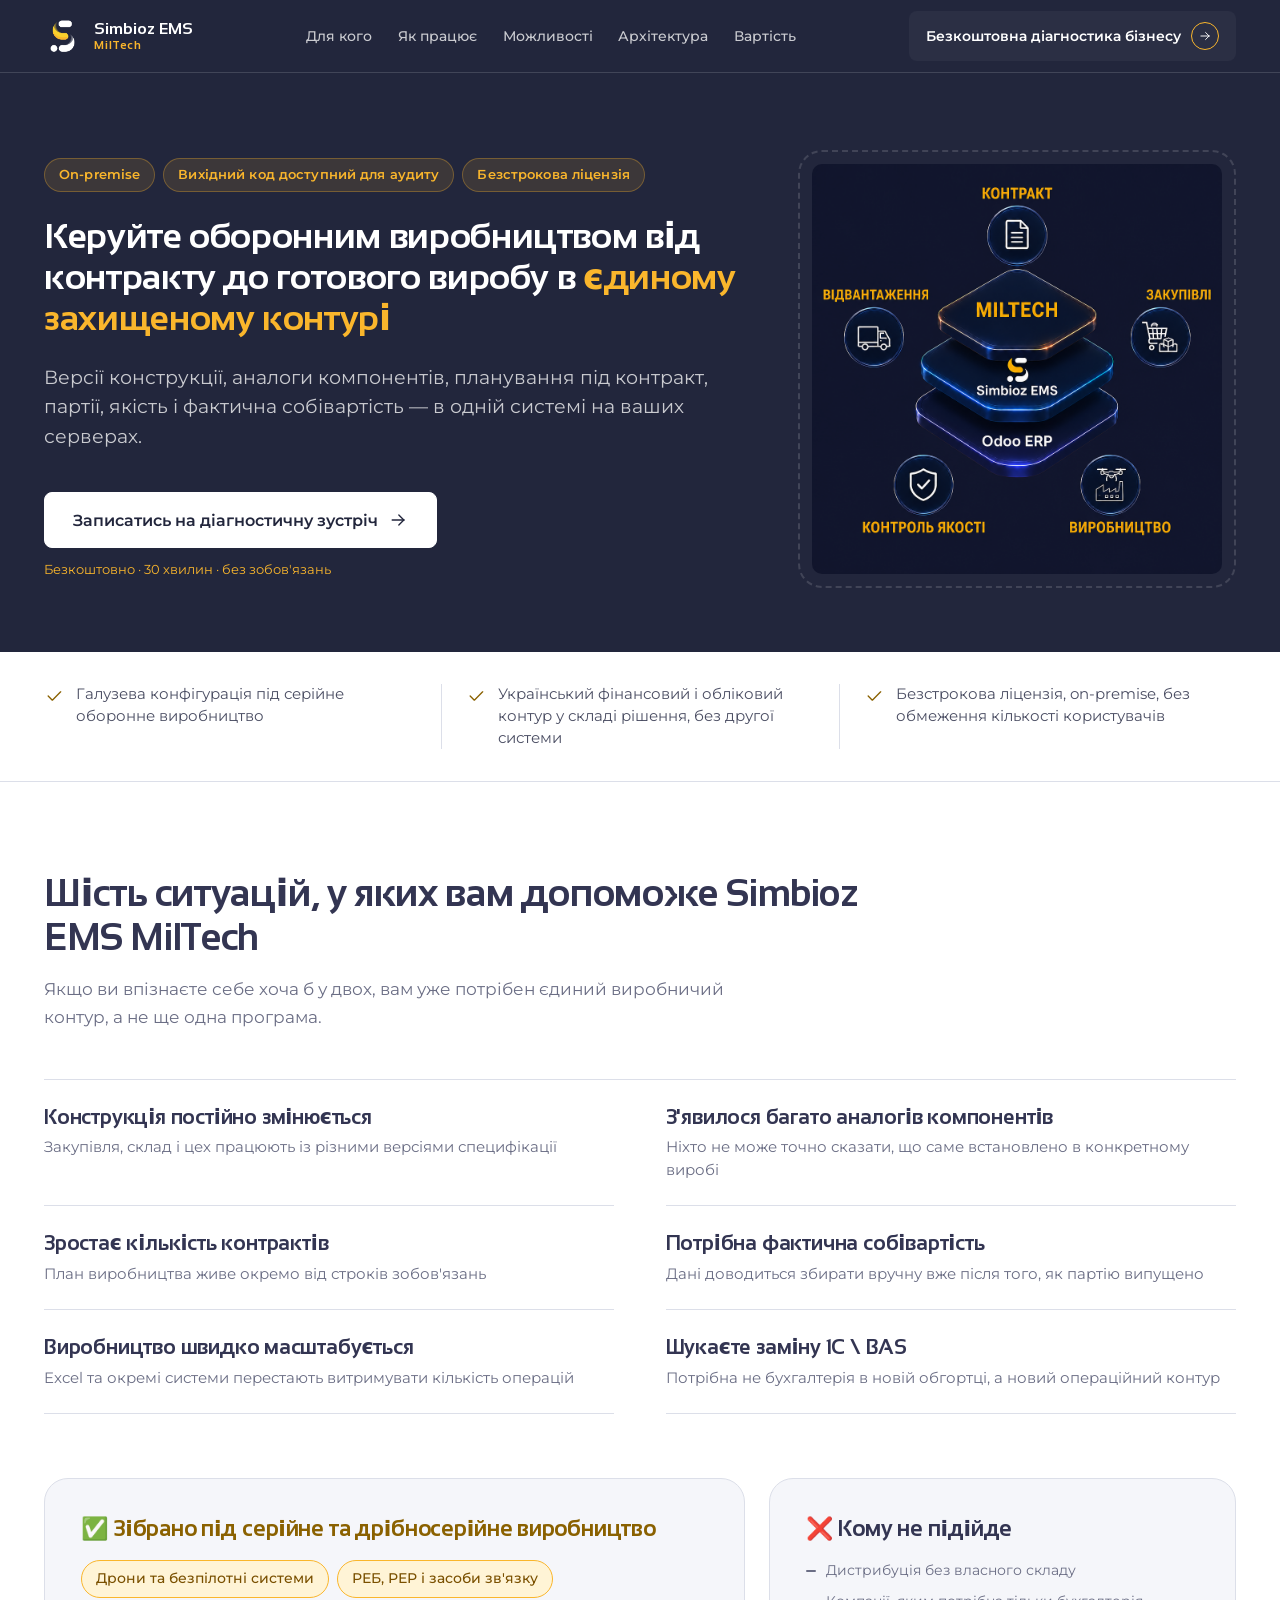
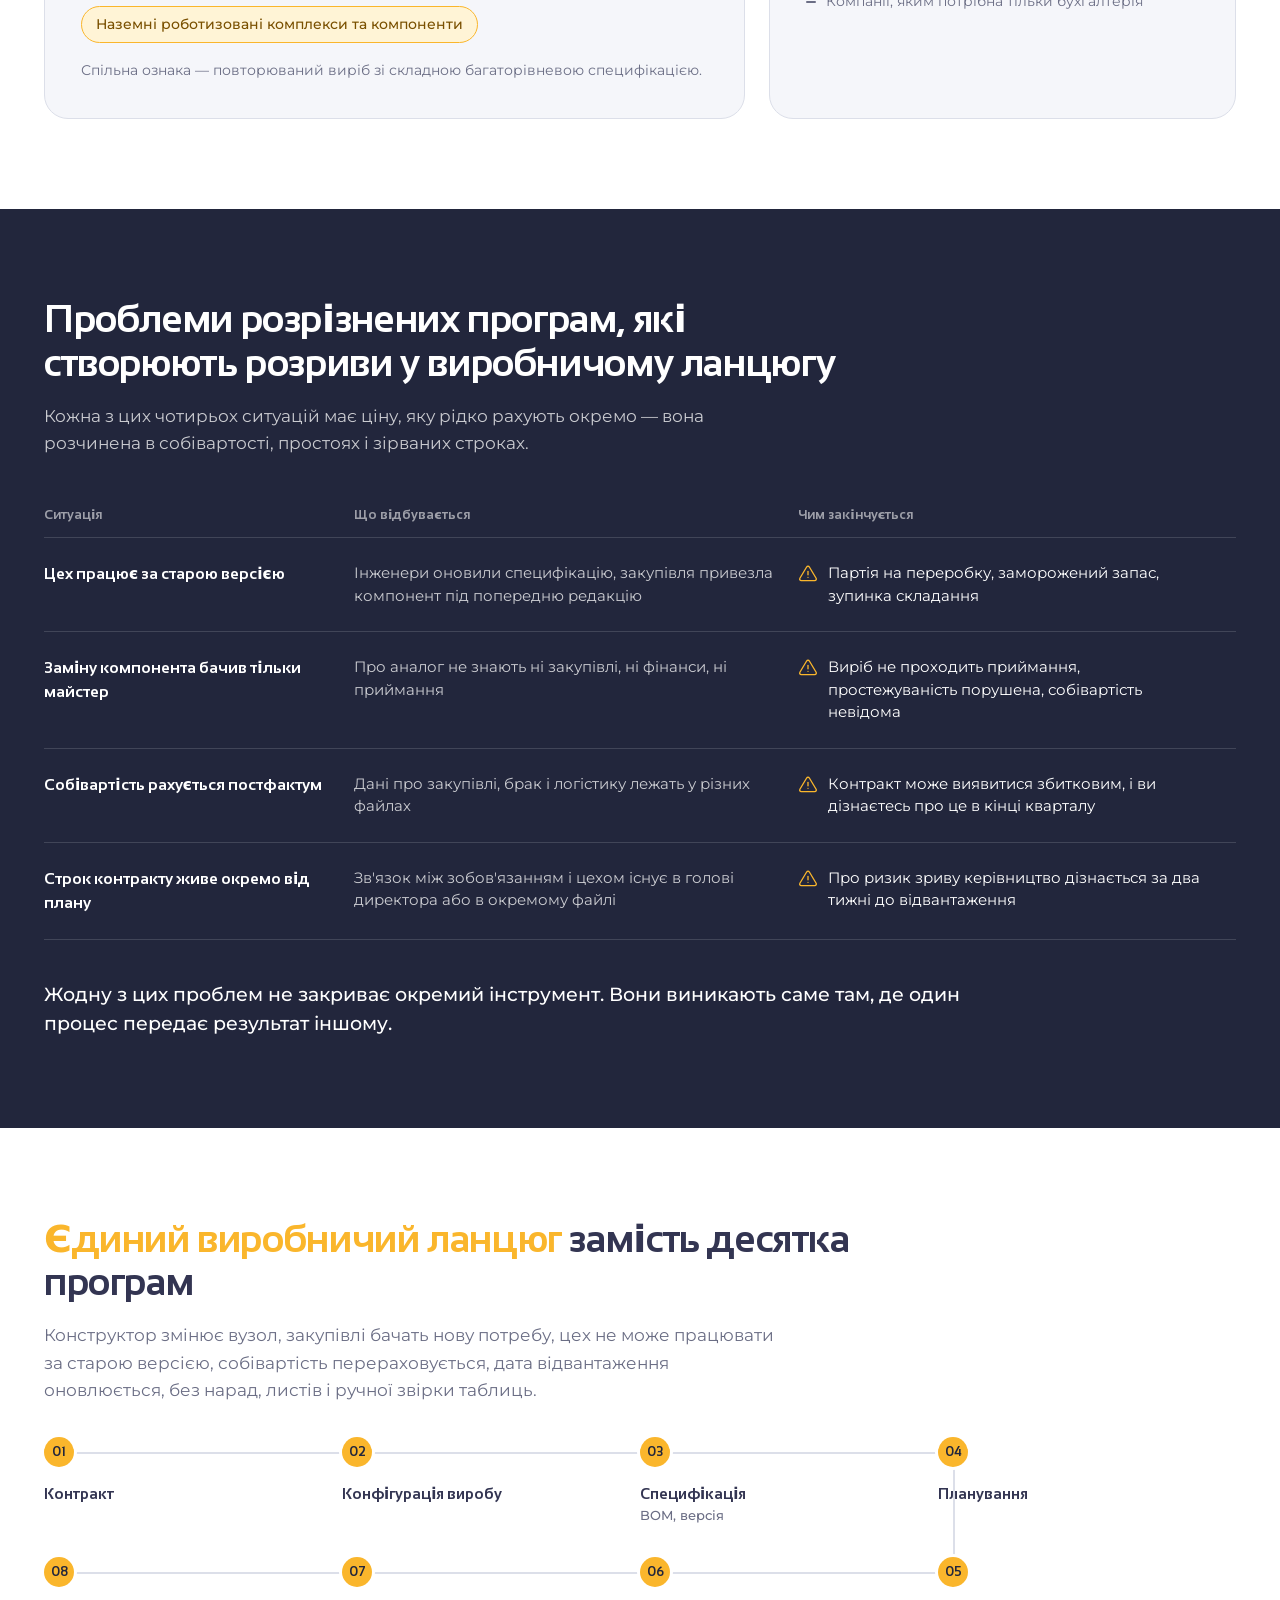
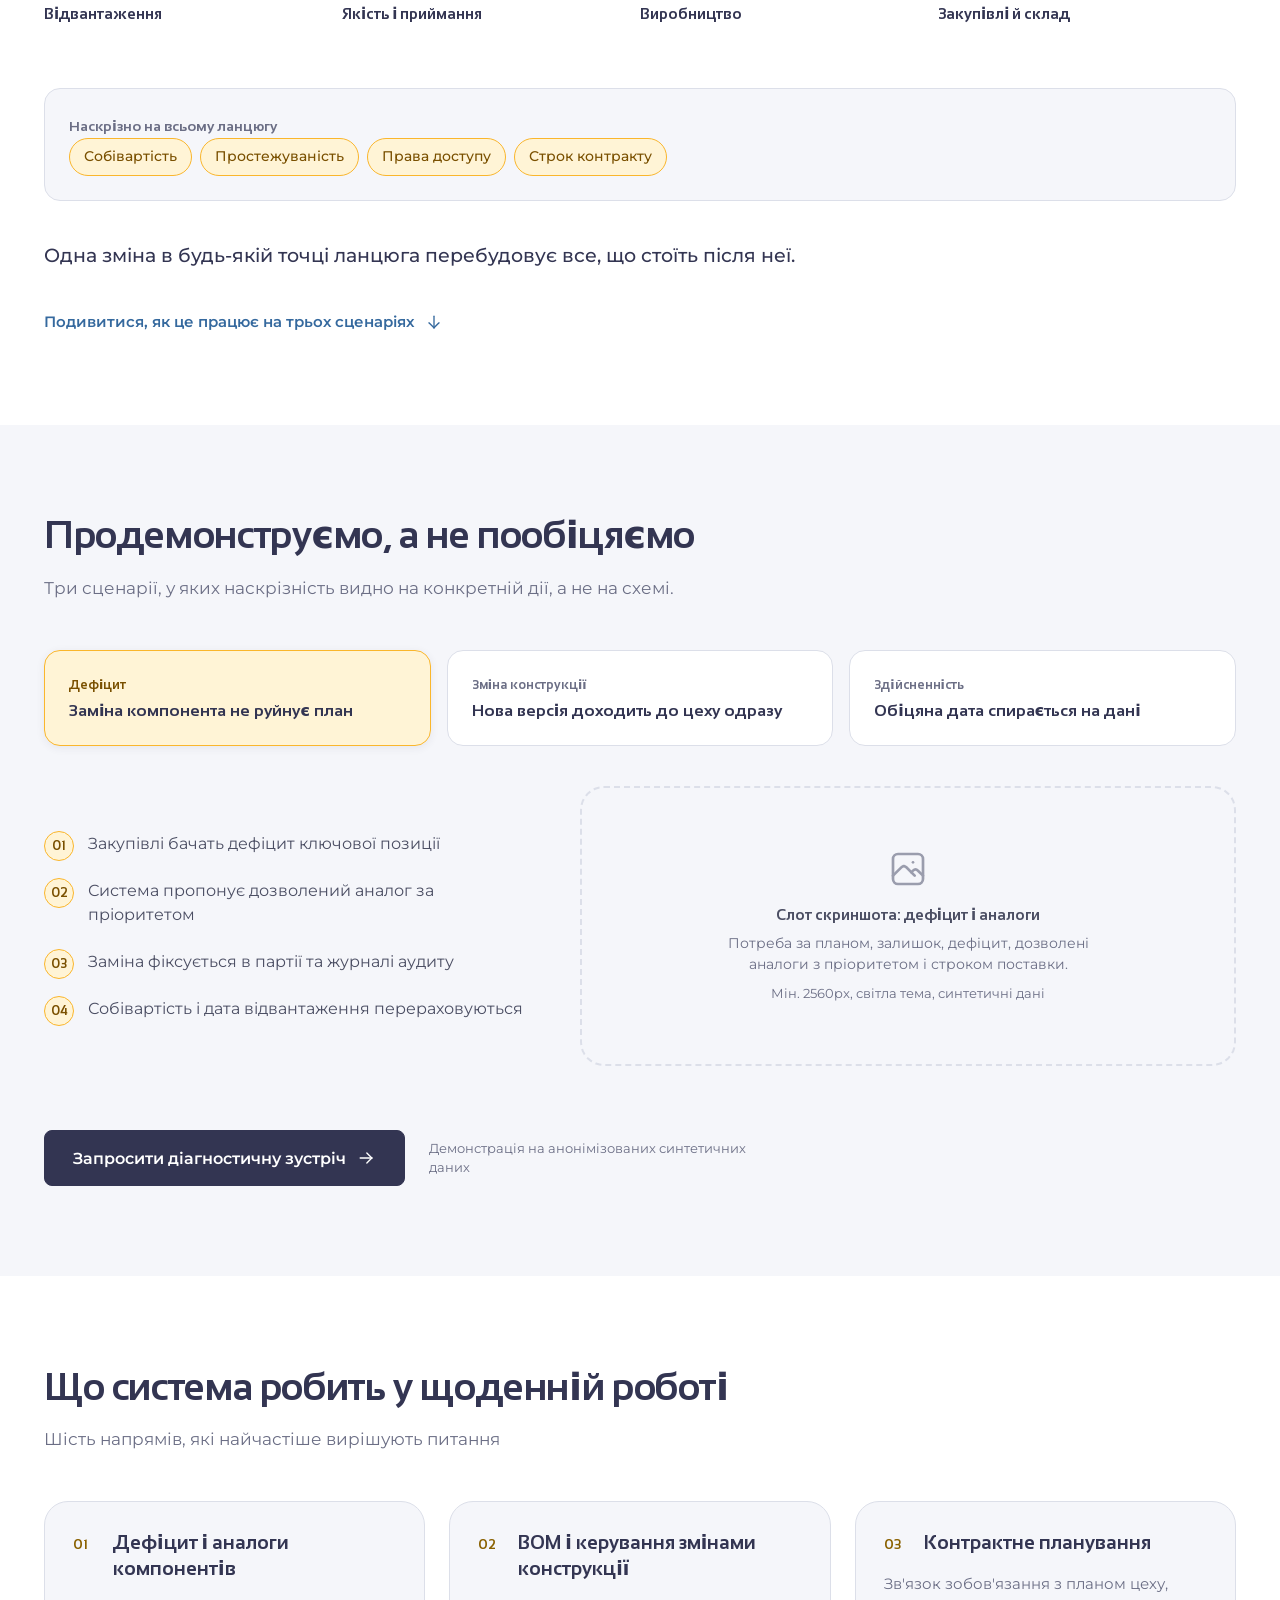
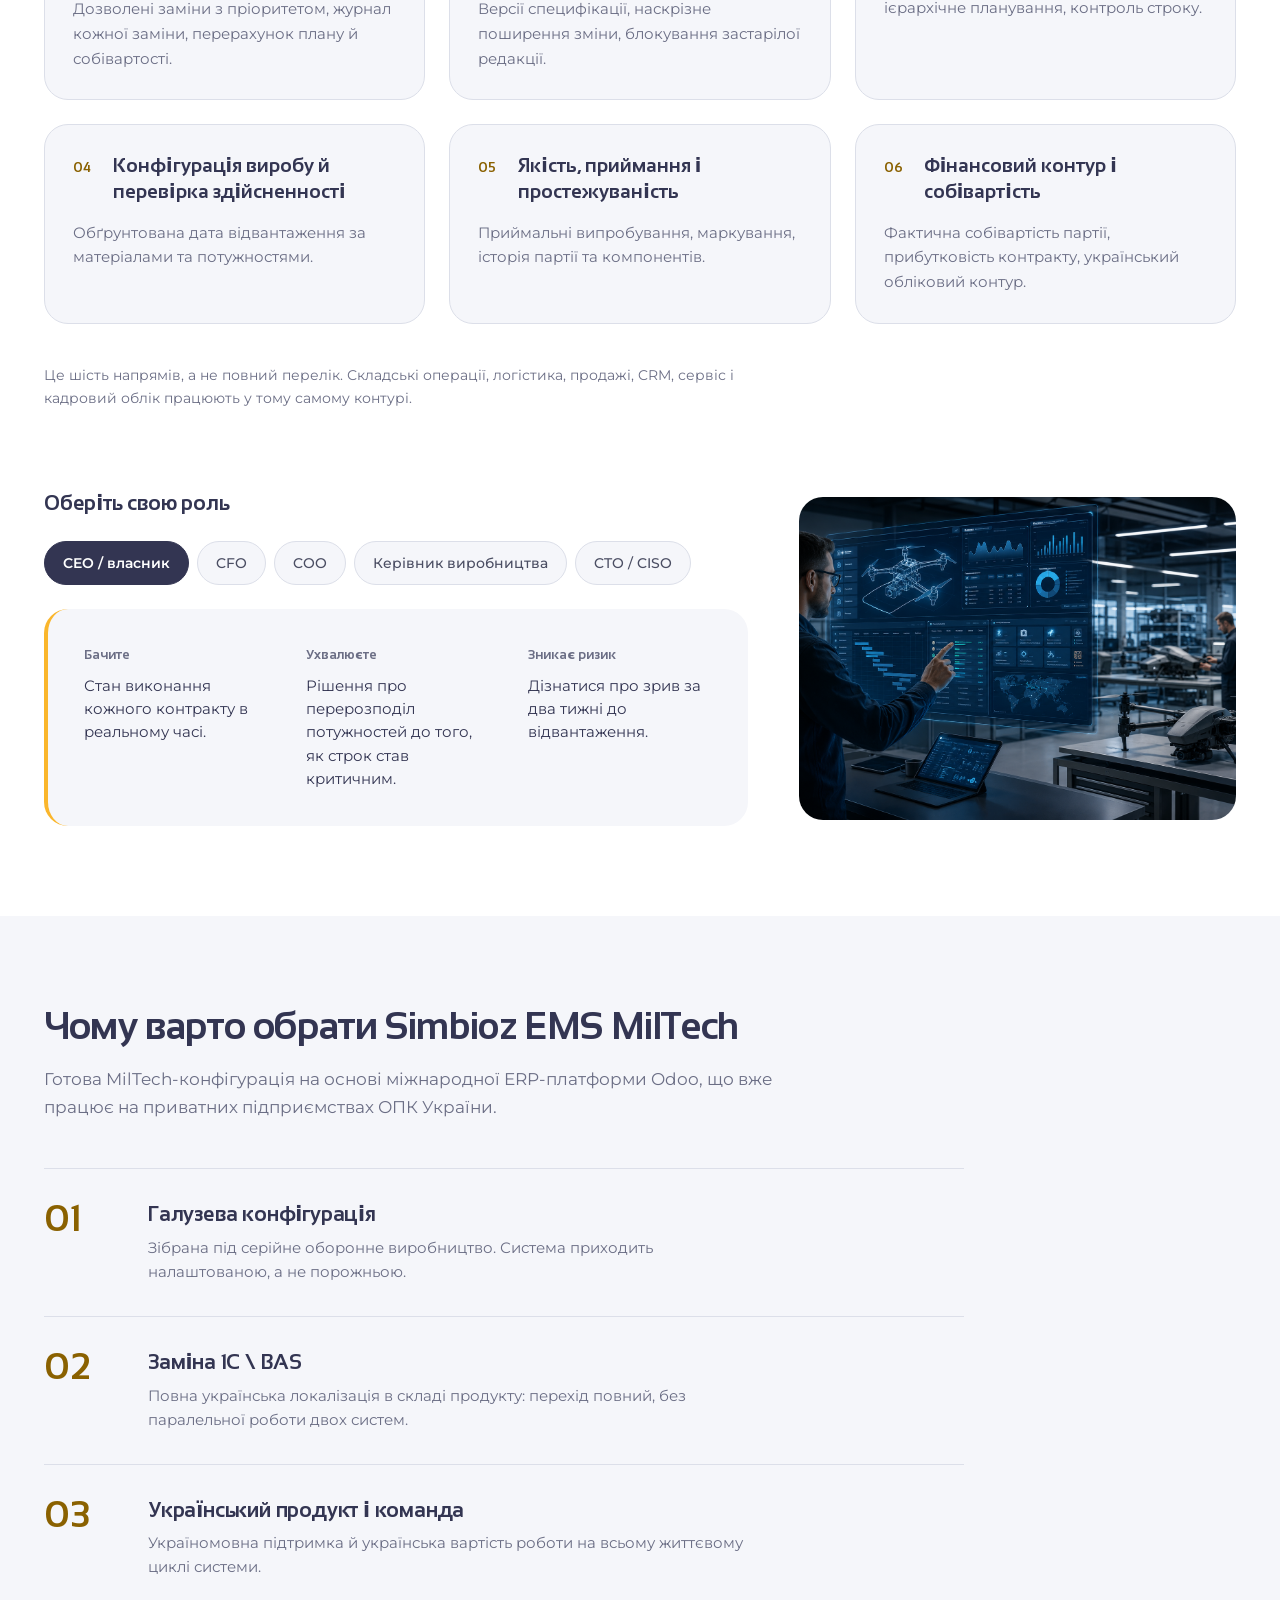
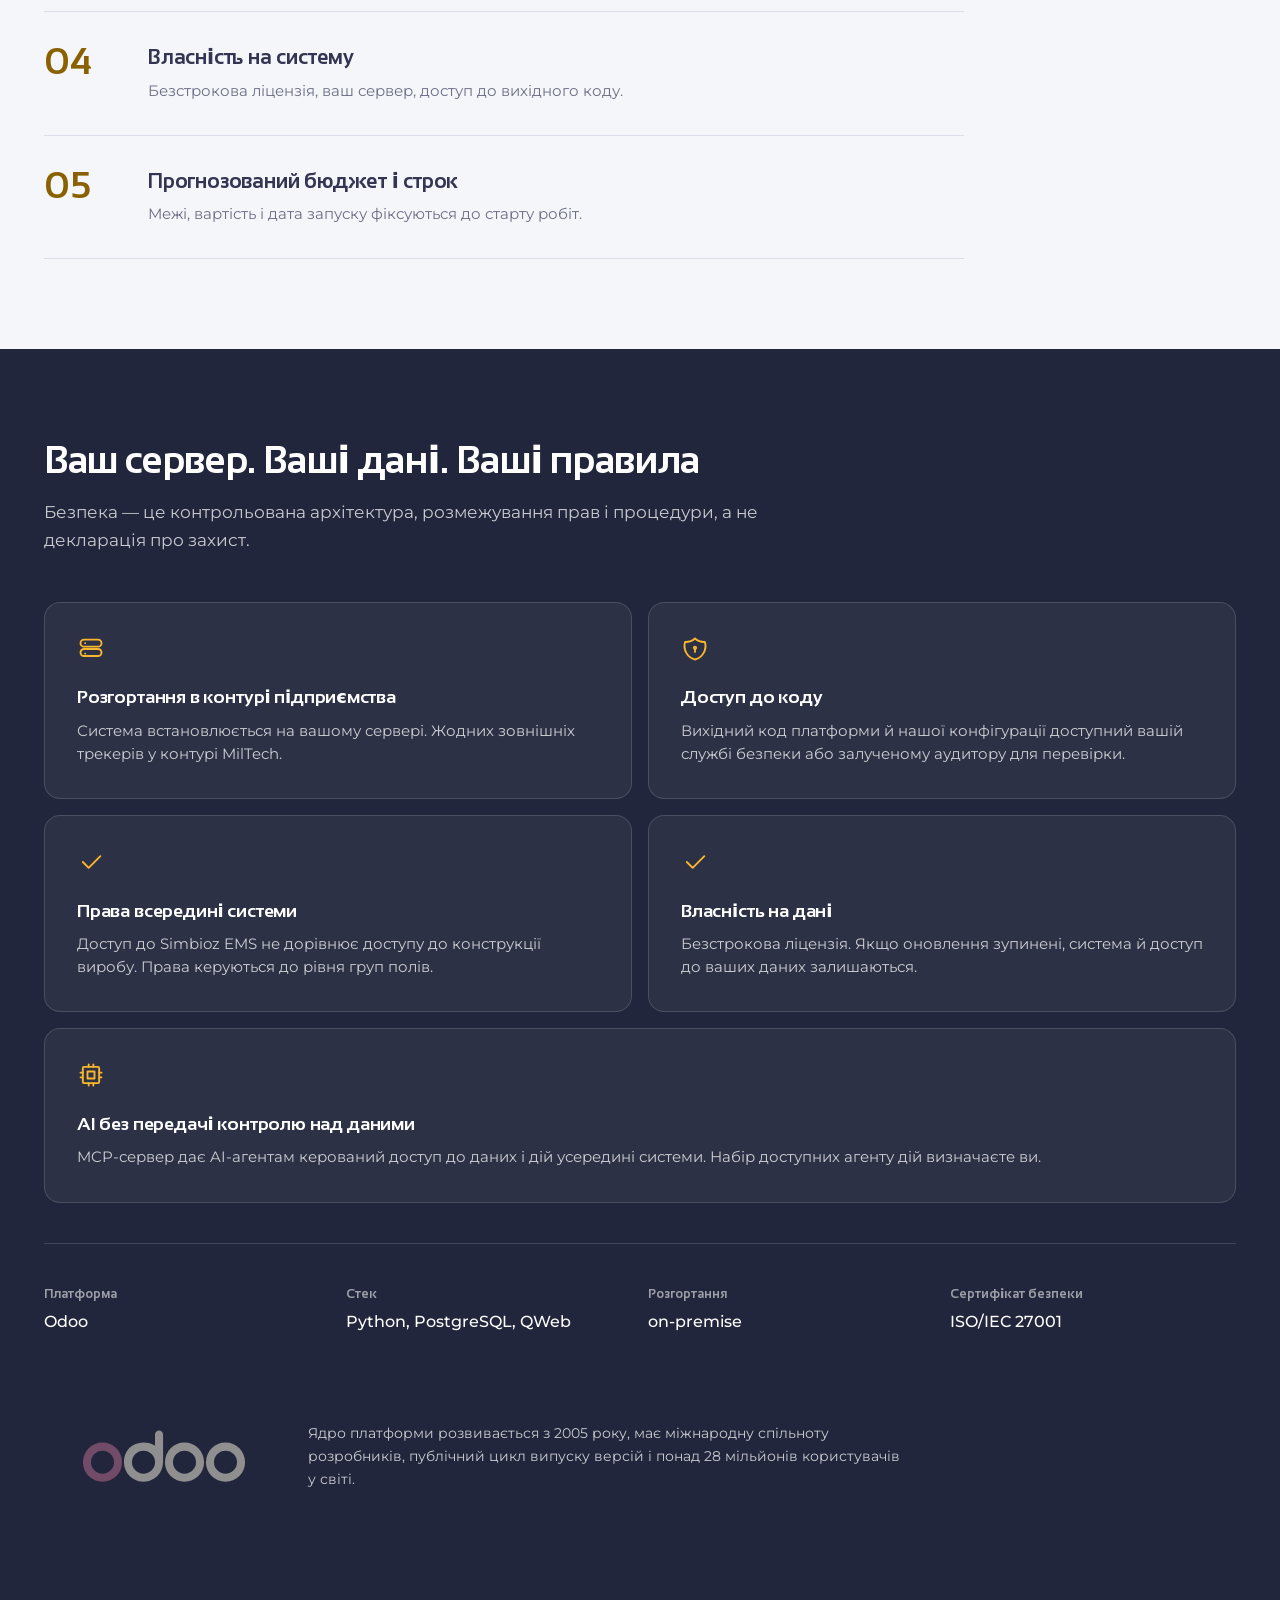
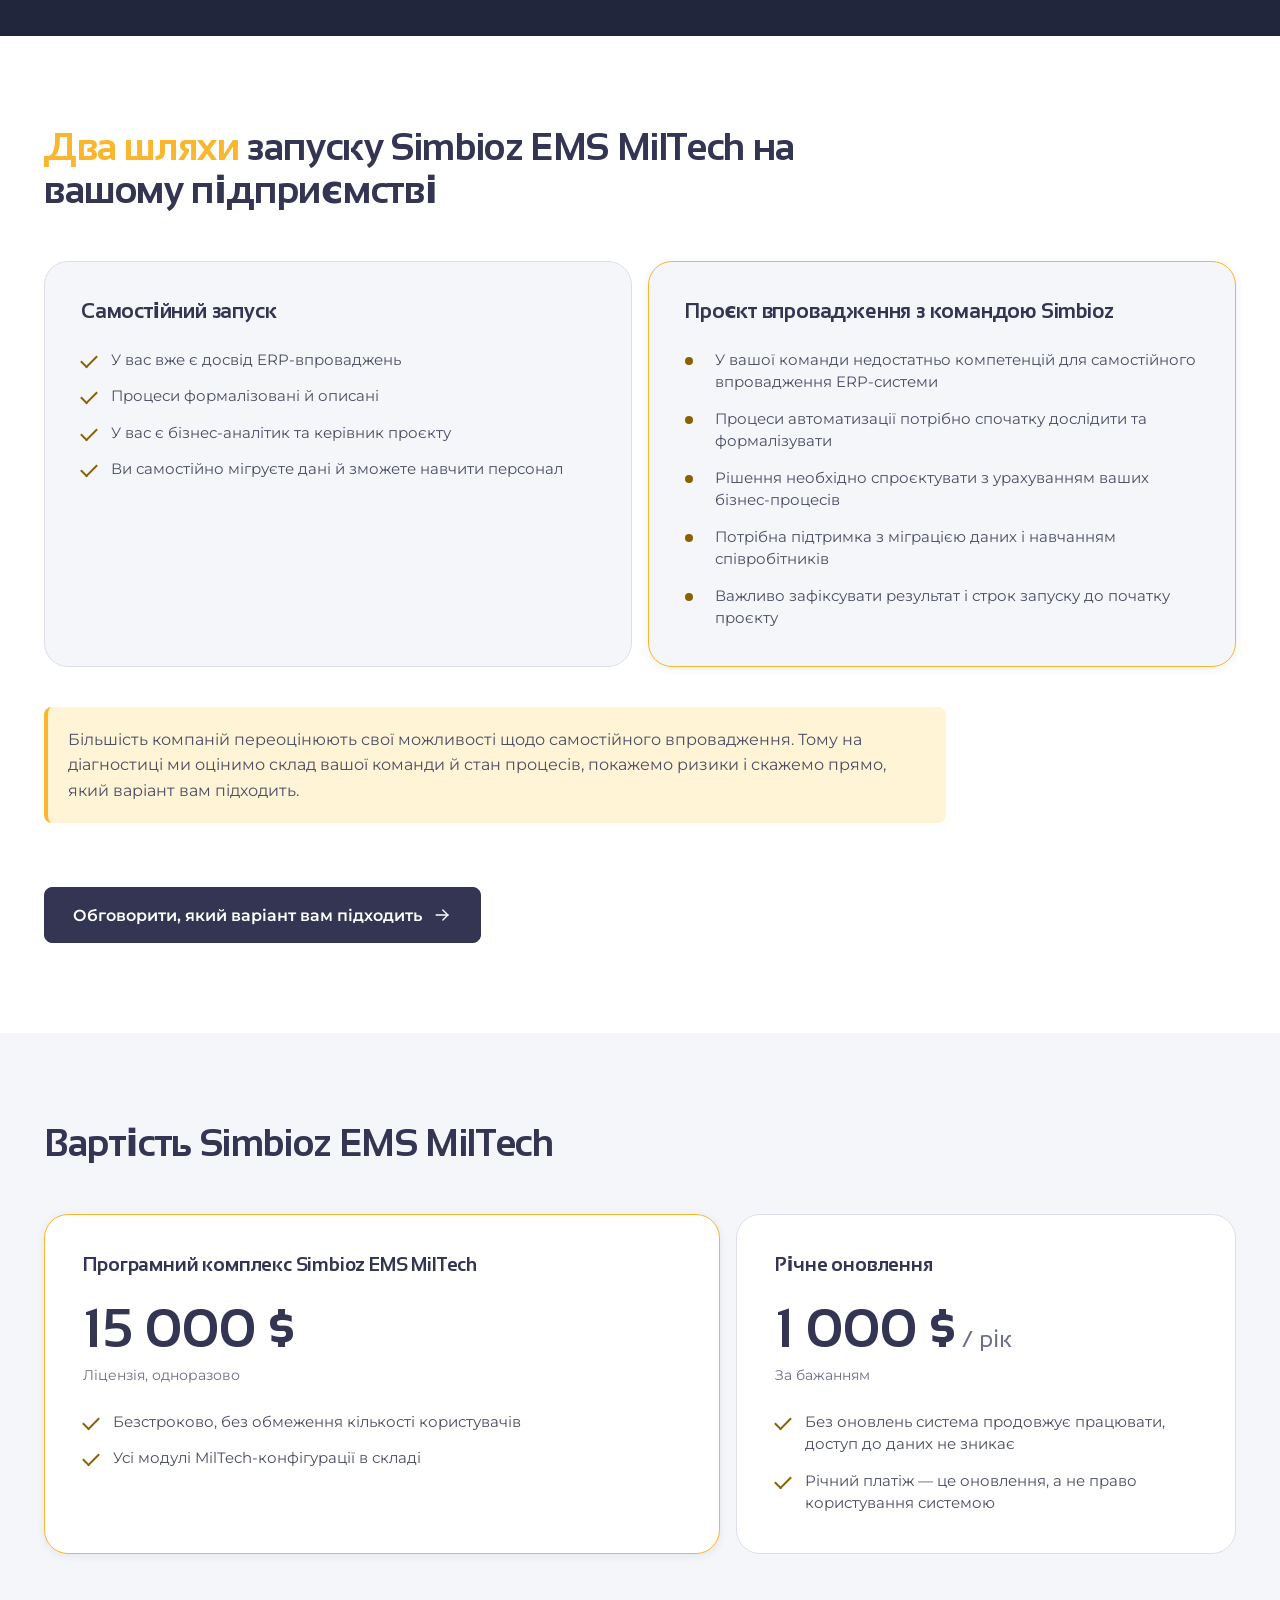
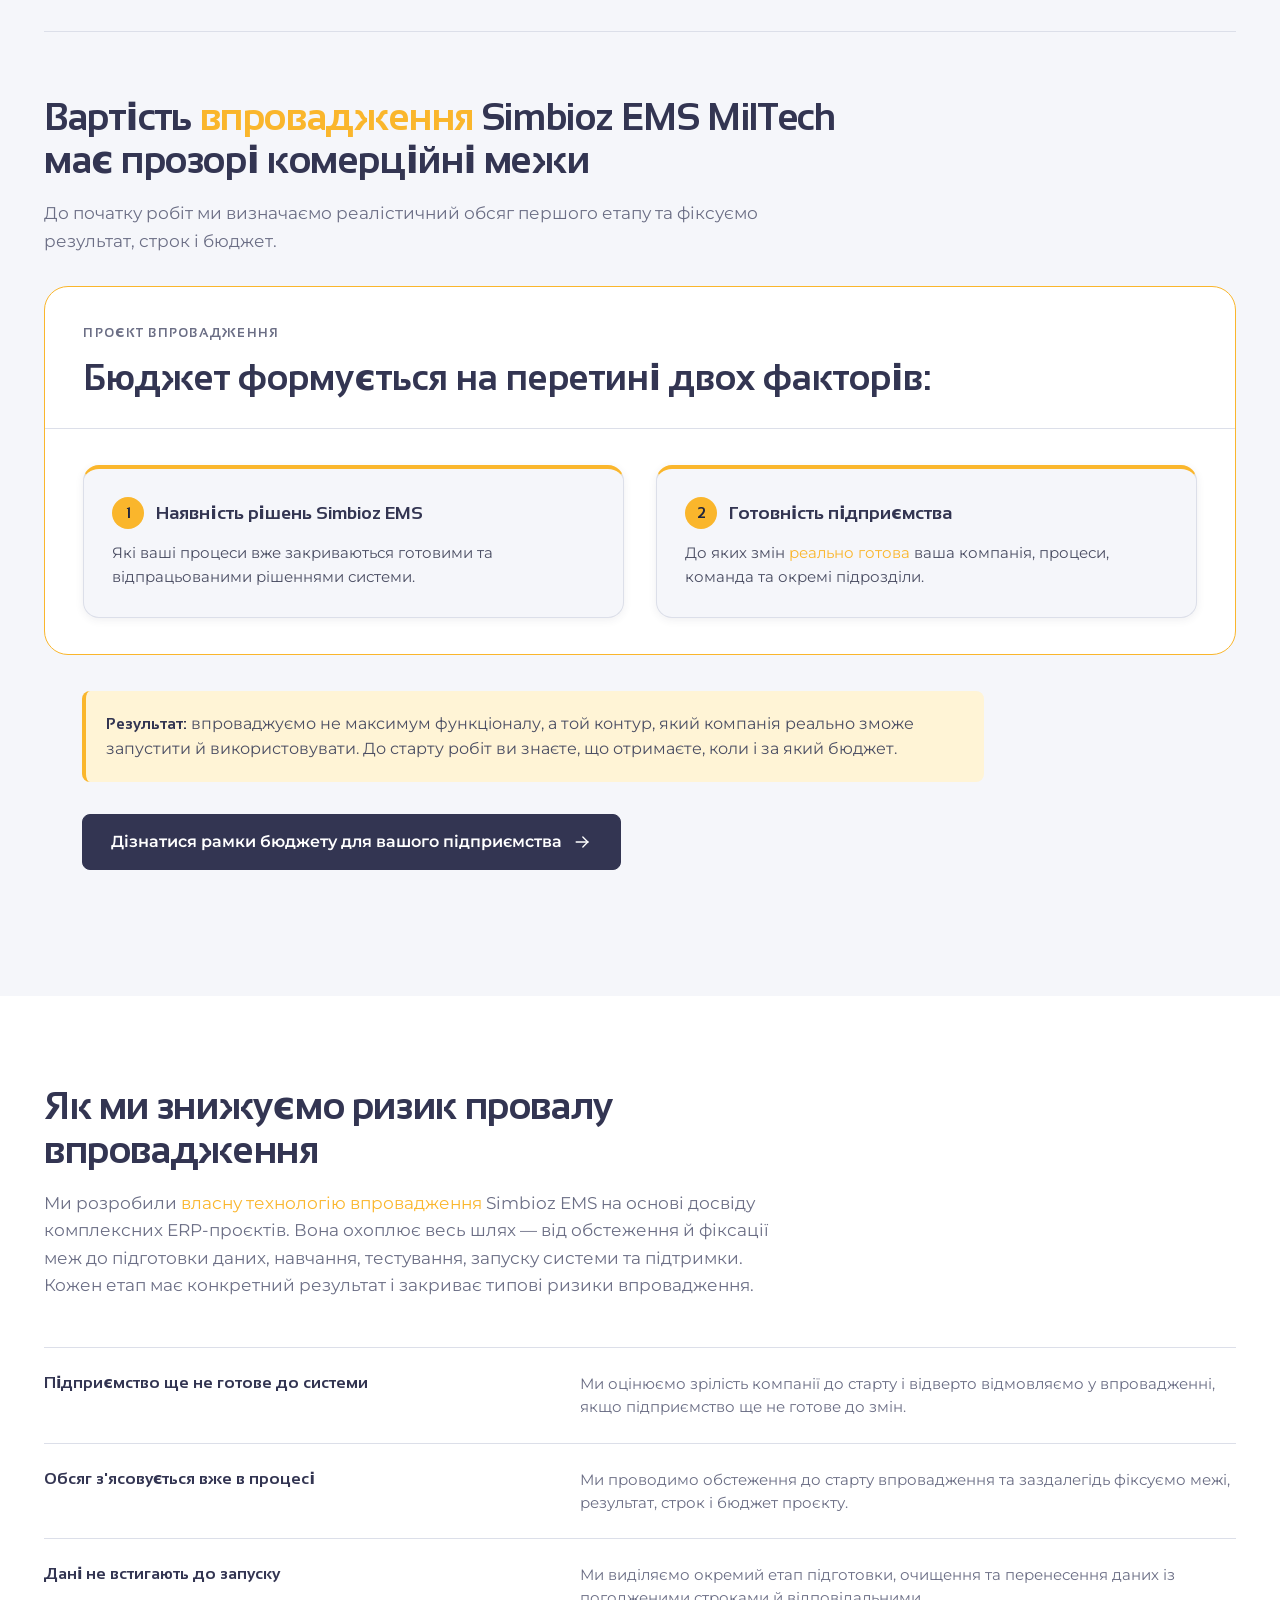
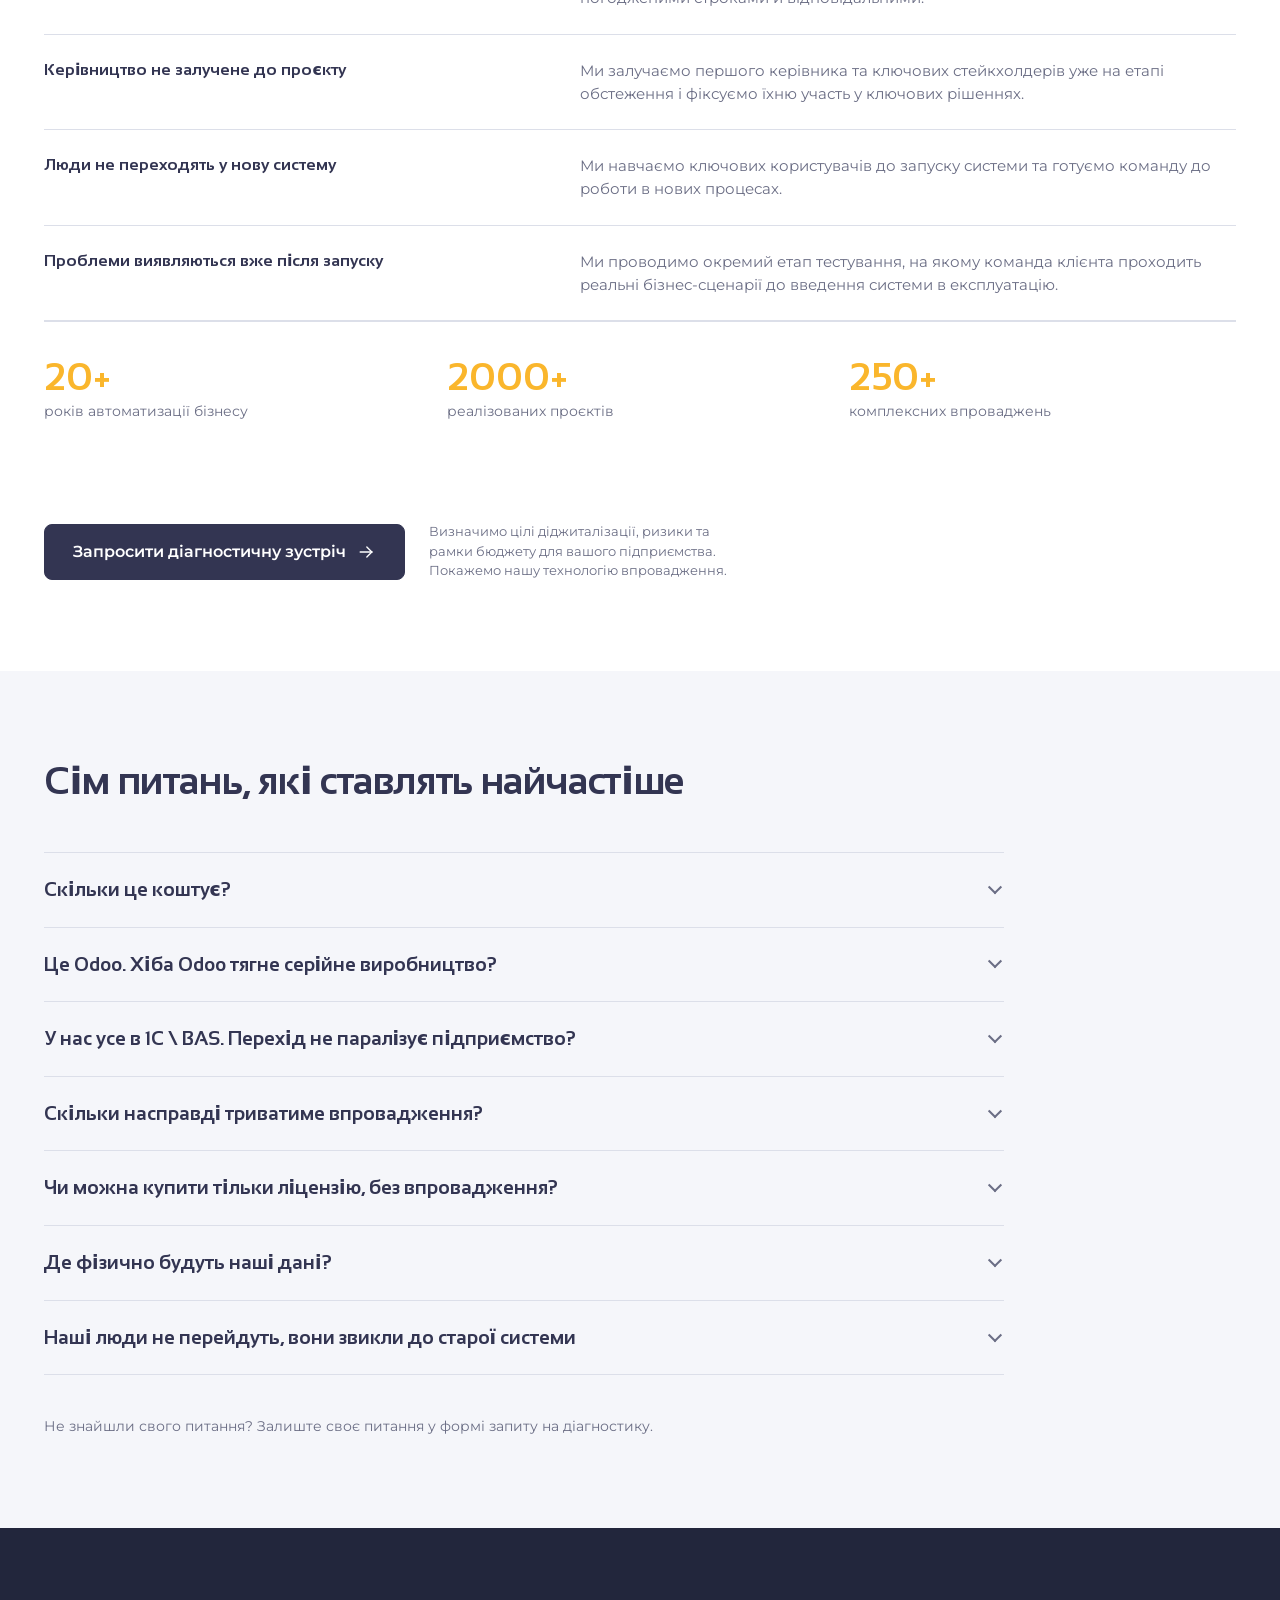
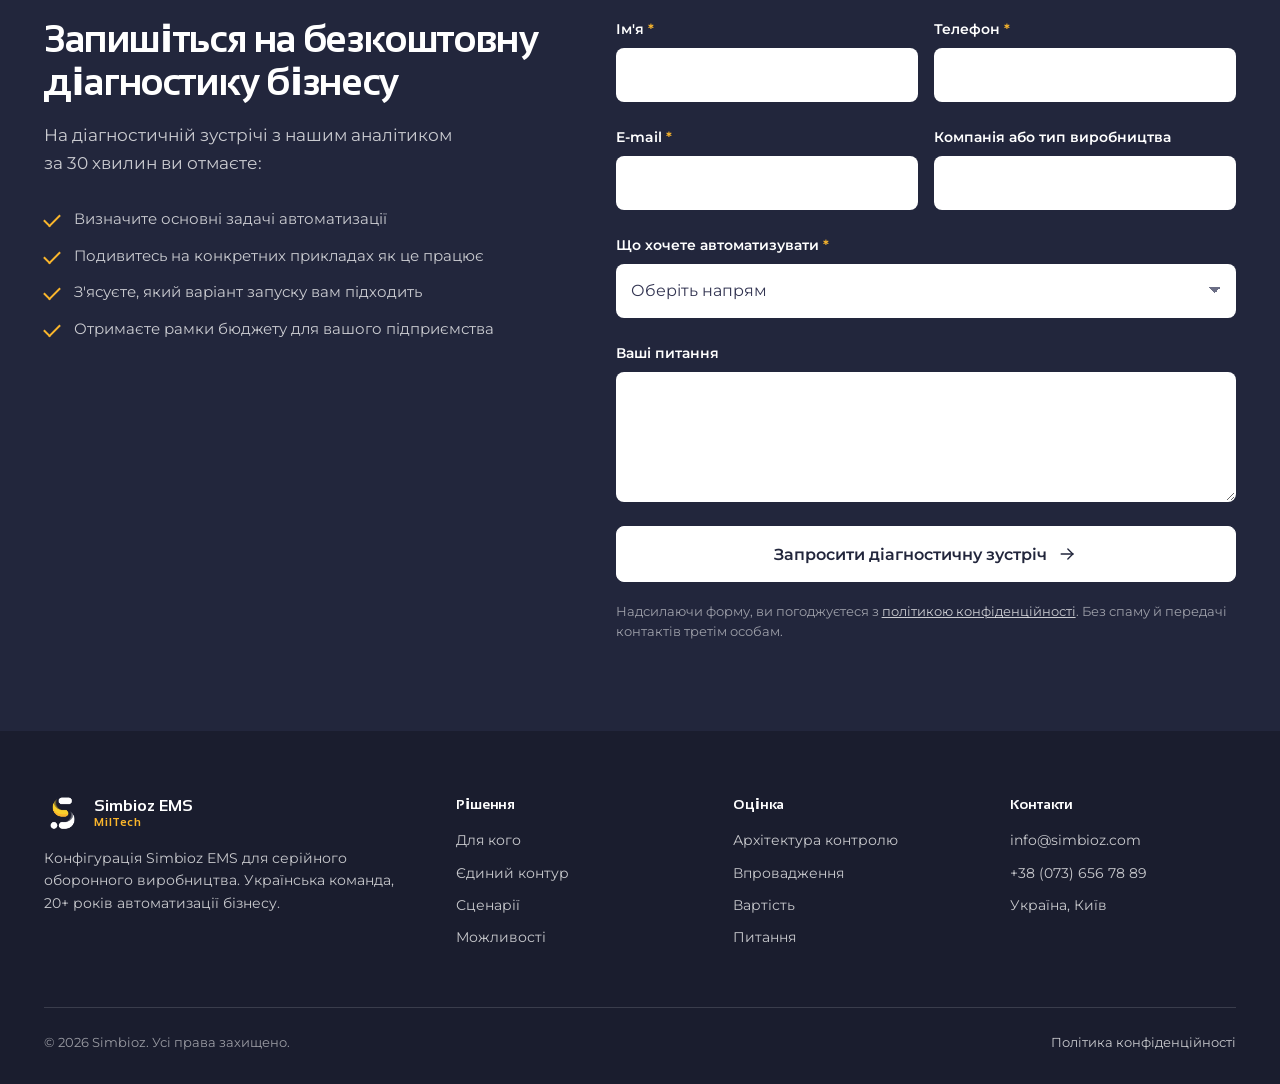
<file: lp/index.html>
<!DOCTYPE html>
<html lang="uk">
<head>
<meta charset="utf-8">
<meta name="viewport" content="width=device-width, initial-scale=1">
<title>Simbioz EMS MilTech - Система управління виробництвом для оборонних підприємств</title>
<meta name="description" content="Simbioz EMS MilTech: версії конструкції, аналоги компонентів, контрактне планування, партії, якість і фактична собівартість в одній системі на ваших серверах. Безстрокова ліцензія, on-premise.">
<meta name="theme-color" content="#22263C">

<meta property="og:type" content="website">
<meta property="og:title" content="Simbioz EMS MilTech - Система управління виробництвом для оборонних підприємств">
<meta property="og:description" content="Єдиний виробничий контур від контракту до відвантаження. On-premise, безстрокова ліцензія, вихідний код доступний для аудиту.">
<meta property="og:locale" content="uk_UA">

<link rel="icon" href="img/favicon.ico" sizes="any">
<link rel="preload" href="fonts/sansation-cyrillic-700.woff" as="font" type="font/woff" crossorigin>
<link rel="preload" href="fonts/montserrat-cyrillic-400.woff2" as="font" type="font/woff2" crossorigin>
<link rel="stylesheet" href="css/styles.css">
</head>
<body>

<a class="skip-link" href="#main">Перейти до вмісту</a>

<!-- Icon sprite. Glyphs from Tabler Icons (MIT). Stroke width locked to 1.6. -->
<svg class="sprite" aria-hidden="true" focusable="false" xmlns="http://www.w3.org/2000/svg">
  <symbol id="i-check" viewBox="0 0 24 24"><path d="M5 12l5 5l10 -10"/></symbol>
  <symbol id="i-arrow-right" viewBox="0 0 24 24"><path d="M5 12h14"/><path d="M13 18l6 -6"/><path d="M13 6l6 6"/></symbol>
  <symbol id="i-arrow-down" viewBox="0 0 24 24"><path d="M12 5v14"/><path d="M18 13l-6 6"/><path d="M6 13l6 6"/></symbol>
  <symbol id="i-alert" viewBox="0 0 24 24"><path d="M12 9v4"/><path d="M10.363 3.591l-8.106 13.534a1.914 1.914 0 0 0 1.636 2.871h16.214a1.914 1.914 0 0 0 1.636 -2.87l-8.106 -13.536a1.914 1.914 0 0 0 -3.274 0z"/><path d="M12 16h.01"/></symbol>
  <symbol id="i-shield" viewBox="0 0 24 24"><path d="M12 3a12 12 0 0 0 8.5 3a12 12 0 0 1 -8.5 15a12 12 0 0 1 -8.5 -15a12 12 0 0 0 8.5 -3"/><path d="M12 11m-1 0a1 1 0 1 0 2 0a1 1 0 1 0 -2 0"/><path d="M12 12v2.5"/></symbol>
  <symbol id="i-server" viewBox="0 0 24 24"><path d="M3 4m0 3a3 3 0 0 1 3 -3h12a3 3 0 0 1 3 3v0a3 3 0 0 1 -3 3h-12a3 3 0 0 1 -3 -3z"/><path d="M3 12m0 3a3 3 0 0 1 3 -3h12a3 3 0 0 1 3 3v0a3 3 0 0 1 -3 3h-12a3 3 0 0 1 -3 -3z"/><path d="M7 7h.01"/><path d="M7 16h.01"/></symbol>
  <symbol id="i-cpu" viewBox="0 0 24 24"><path d="M5 6a1 1 0 0 1 1 -1h12a1 1 0 0 1 1 1v12a1 1 0 0 1 -1 1h-12a1 1 0 0 1 -1 -1z"/><path d="M9 9h6v6h-6z"/><path d="M3 10h2"/><path d="M3 14h2"/><path d="M10 3v2"/><path d="M14 3v2"/><path d="M21 10h-2"/><path d="M21 14h-2"/><path d="M14 21v-2"/><path d="M10 21v-2"/></symbol>
  <symbol id="i-image" viewBox="0 0 24 24"><path d="M15 8h.01"/><path d="M3 6a3 3 0 0 1 3 -3h12a3 3 0 0 1 3 3v12a3 3 0 0 1 -3 3h-12a3 3 0 0 1 -3 -3z"/><path d="M3 16l5 -5c.928 -.893 2.072 -.893 3 0l5 5"/><path d="M14 14l1 -1c.928 -.893 2.072 -.893 3 0l3 3"/></symbol>
  <symbol id="i-menu" viewBox="0 0 24 24"><path d="M4 6h16"/><path d="M4 12h16"/><path d="M4 18h16"/></symbol>
  <symbol id="i-close" viewBox="0 0 24 24"><path d="M18 6l-12 12"/><path d="M6 6l12 12"/></symbol>
</svg>

<header class="site-header" id="site-header">
  <div class="shell site-header__inner">
    <a class="brand" href="#top" aria-label="Simbioz EMS MilTech, на початок">
      <img class="brand__mark" src="img/logo-S-white-on-dark.png" alt="" width="39" height="36">
      <span class="brand__text">
        <b>Simbioz EMS</b>
        <span>MilTech</span>
      </span>
    </a>

    <nav class="site-nav" id="site-nav" aria-label="Розділи сторінки">
      <ul class="site-nav__list">
        <li><a href="#situations">Для кого</a></li>
        <li><a href="#chain">Як працює</a></li>
        <li><a href="#capabilities">Можливості</a></li>
        <li><a href="#architecture">Архітектура</a></li>
        <li><a href="#commercial">Вартість</a></li>
      </ul>
    </nav>

    <a class="btn btn--sm site-header__cta" href="#request">
      Безкоштовна діагностика бізнесу
      <svg class="ico" aria-hidden="true"><use href="#i-arrow-right"/></svg>
    </a>

    <button class="nav-toggle" id="nav-toggle" type="button" aria-expanded="false" aria-controls="site-nav">
      <svg class="ico nav-toggle__open" aria-hidden="true"><use href="#i-menu"/></svg>
      <svg class="ico nav-toggle__close" aria-hidden="true"><use href="#i-close"/></svg>
      <span class="sr-only">Меню</span>
    </button>
  </div>
</header>

<main id="main">
<span id="top"></span>

<!-- ============================ 01 HERO ============================ -->
<section class="band hero" aria-labelledby="hero-title">
  <div class="shell">
    <div class="hero__grid">
      <div class="hero__content">
        <ul class="pills" aria-label="Модель постачання">
          <li class="pill">On-premise</li>
          <li class="pill">Вихідний код доступний для аудиту</li>
          <li class="pill">Безстрокова ліцензія</li>
        </ul>

        <h1 id="hero-title">Керуйте оборонним виробництвом від контракту до готового виробу в <span class="text-accent">єдиному захищеному контурі</span></h1>

        <p class="lead">Версії конструкції, аналоги компонентів, планування під контракт, партії, якість і фактична собівартість — в одній системі на ваших серверах.</p>

        <div class="hero__action">
          <a class="btn btn--onDark btn--lg" href="#request">
            Записатись на діагностичну зустріч
            <svg class="ico" aria-hidden="true"><use href="#i-arrow-right"/></svg>
          </a>
          <p class="microcopy"><span class="text-accent">Безкоштовно · 30 хвилин · без зобов'язань</span></p>
        </div>
      </div>

      <img class="hero__visual" src="img/hero_1.png" alt="ERP-система для серійного MilTech-виробництва: конструкція, закупівлі, цех і контракт в одному контурі" width="1024" height="1024">
    </div>
  </div>
</section>

<!-- ==================== Три відмінності (винесені з hero) ==================== -->
<section class="strip" aria-label="Чим відрізняється рішення">
  <div class="shell strip__grid">
    <p class="strip__item"><svg class="ico" aria-hidden="true"><use href="#i-check"/></svg>Галузева конфігурація під серійне оборонне виробництво</p>
    <p class="strip__item"><svg class="ico" aria-hidden="true"><use href="#i-check"/></svg>Український фінансовий і обліковий контур у складі рішення, без другої системи</p>
    <p class="strip__item"><svg class="ico" aria-hidden="true"><use href="#i-check"/></svg>Безстрокова ліцензія, on-premise, без обмеження кількості користувачів</p>
  </div>
</section>

<!-- ============================ 02 СИТУАЦІЇ ============================ -->
<section class="section" id="situations" aria-labelledby="situations-title">
  <div class="shell">
    <header class="section__head">
      <h2 id="situations-title">Шість ситуацій, у яких вам допоможе Simbioz EMS MilTech</h2>
      <p class="section__lead">Якщо ви впізнаєте себе хоча б у двох, вам уже потрібен єдиний виробничий контур, а не ще одна програма.</p>
    </header>

    <ol class="situations reveal-group">
      <li class="situation reveal">
        <h3>Конструкція постійно змінюється</h3>
        <p>Закупівля, склад і цех працюють із різними версіями специфікації</p>
      </li>
      <li class="situation reveal">
        <h3>З'явилося багато аналогів компонентів</h3>
        <p>Ніхто не може точно сказати, що саме встановлено в конкретному виробі</p>
      </li>
      <li class="situation reveal">
        <h3>Зростає кількість контрактів</h3>
        <p>План виробництва живе окремо від строків зобов'язань</p>
      </li>
      <li class="situation reveal">
        <h3>Потрібна фактична собівартість</h3>
        <p>Дані доводиться збирати вручну вже після того, як партію випущено</p>
      </li>
      <li class="situation reveal">
        <h3>Виробництво швидко масштабується</h3>
        <p>Excel та окремі системи перестають витримувати кількість операцій</p>
      </li>
      <li class="situation reveal">
        <h3>Шукаєте заміну 1С \ BAS</h3>
        <p>Потрібна не бухгалтерія в новій обгортці, а новий операційний контур</p>
      </li>
    </ol>

    <div class="segments">
      <div class="segments__main">
        <h3 class="h-label h-label--accent">✅ Зібрано під серійне та дрібносерійне виробництво</h3>
        <ul class="tags tags--accent">
          <li>Дрони та безпілотні системи</li>
          <li>РЕБ, РЕР і засоби зв'язку</li>
          <li>Наземні роботизовані комплекси та компоненти</li>
        </ul>
        <p class="note">Спільна ознака — повторюваний виріб зі складною багаторівневою специфікацією.</p>
      </div>
      <div class="segments__aside">
        <h3 class="h-label h-label--strong">❌ Кому не підійде</h3>
        <ul class="minus-list">
          <li>Дистрибуція без власного складу</li>
          <li>Компанії, яким потрібна тільки бухгалтерія</li>
        </ul>
      </div>
    </div>
  </div>
</section>

<!-- ============================ 03 РОЗРИВИ (темна смуга) ============================ -->
<section class="band section" id="gaps" aria-labelledby="gaps-title">
  <div class="shell">
    <header class="section__head">
      <h2 id="gaps-title">Проблеми розрізнених програм, які створюють розриви у виробничому ланцюгу</h2>
      <p class="section__lead">Кожна з цих чотирьох ситуацій має ціну, яку рідко рахують окремо — вона розчинена в собівартості, простоях і зірваних строках.</p>
    </header>

    <div class="table-scroll">
      <table class="gaps-table">
        <thead>
          <tr>
            <th scope="col">Ситуація</th>
            <th scope="col">Що відбувається</th>
            <th scope="col">Чим закінчується</th>
          </tr>
        </thead>
        <tbody>
          <tr>
            <th scope="row">Цех працює за старою версією</th>
            <td>Інженери оновили специфікацію, закупівля привезла компонент під попередню редакцію</td>
            <td class="cost"><svg class="ico" aria-hidden="true"><use href="#i-alert"/></svg>Партія на переробку, заморожений запас, зупинка складання</td>
          </tr>
          <tr>
            <th scope="row">Заміну компонента бачив тільки майстер</th>
            <td>Про аналог не знають ні закупівлі, ні фінанси, ні приймання</td>
            <td class="cost"><svg class="ico" aria-hidden="true"><use href="#i-alert"/></svg>Виріб не проходить приймання, простежуваність порушена, собівартість невідома</td>
          </tr>
          <tr>
            <th scope="row">Собівартість рахується постфактум</th>
            <td>Дані про закупівлі, брак і логістику лежать у різних файлах</td>
            <td class="cost"><svg class="ico" aria-hidden="true"><use href="#i-alert"/></svg>Контракт може виявитися збитковим, і ви дізнаєтесь про це в кінці кварталу</td>
          </tr>
          <tr>
            <th scope="row">Строк контракту живе окремо від плану</th>
            <td>Зв'язок між зобов'язанням і цехом існує в голові директора або в окремому файлі</td>
            <td class="cost"><svg class="ico" aria-hidden="true"><use href="#i-alert"/></svg>Про ризик зриву керівництво дізнається за два тижні до відвантаження</td>
          </tr>
        </tbody>
      </table>
    </div>

    <p class="conclusion">Жодну з цих проблем не закриває окремий інструмент. Вони виникають саме там, де один процес передає результат іншому.</p>
  </div>
</section>

<!-- ============================ 04 ЄДИНИЙ КОНТУР ============================ -->
<section class="section" id="chain" aria-labelledby="chain-title">
  <div class="shell">
    <header class="section__head">
      <h2 id="chain-title"><span class="text-accent">Єдиний виробничий ланцюг</span> замість десятка програм</h2>
      <p class="section__lead">Конструктор змінює вузол, закупівлі бачать нову потребу, цех не може працювати за старою версією, собівартість перераховується, дата відвантаження оновлюється, без нарад, листів і ручної звірки таблиць.</p>
    </header>

    <ol class="chain reveal-group">
      <li class="chain__step reveal"><span class="chain__num">01</span><span class="chain__label">Контракт</span></li>
      <li class="chain__step reveal"><span class="chain__num">02</span><span class="chain__label">Конфігурація виробу</span></li>
      <li class="chain__step reveal"><span class="chain__num">03</span><span class="chain__label">Специфікація <i>BOM, версія</i></span></li>
      <li class="chain__step reveal"><span class="chain__num">04</span><span class="chain__label">Планування</span></li>
      <li class="chain__step reveal"><span class="chain__num">05</span><span class="chain__label">Закупівлі й склад</span></li>
      <li class="chain__step reveal"><span class="chain__num">06</span><span class="chain__label">Виробництво</span></li>
      <li class="chain__step reveal"><span class="chain__num">07</span><span class="chain__label">Якість і приймання</span></li>
      <li class="chain__step reveal"><span class="chain__num">08</span><span class="chain__label">Відвантаження</span></li>
    </ol>

    <div class="chain__through">
      <span class="h-label">Наскрізно на всьому ланцюгу</span>
      <ul class="tags tags--accent">
        <li>Собівартість</li>
        <li>Простежуваність</li>
        <li>Права доступу</li>
        <li>Строк контракту</li>
      </ul>
    </div>

    <p class="conclusion">Одна зміна в будь-якій точці ланцюга перебудовує все, що стоїть після неї.</p>

    <a class="link-down" href="#scenarios">
      Подивитися, як це працює на трьох сценаріях
      <svg class="ico" aria-hidden="true"><use href="#i-arrow-down"/></svg>
    </a>
  </div>
</section>

<!-- ============================ 05 ТРИ СЦЕНАРІЇ ============================ -->
<section class="section section--alt" id="scenarios" aria-labelledby="scenarios-title">
  <div class="shell">
    <header class="section__head">
      <h2 id="scenarios-title">Продемонструємо, а не пообіцяємо</h2>
      <p class="section__lead">Три сценарії, у яких наскрізність видно на конкретній дії, а не на схемі.</p>
    </header>

    <div class="tabs" data-tabs>
      <div class="tabs__list" role="tablist" aria-label="Сценарії роботи системи">
        <button class="tabs__tab" role="tab" id="tab-sc1" aria-controls="panel-sc1" aria-selected="true" tabindex="0">
          <span class="tabs__kicker">Дефіцит</span>
          <span class="tabs__title">Заміна компонента не руйнує план</span>
        </button>
        <button class="tabs__tab" role="tab" id="tab-sc2" aria-controls="panel-sc2" aria-selected="false" tabindex="-1">
          <span class="tabs__kicker">Зміна конструкції</span>
          <span class="tabs__title">Нова версія доходить до цеху одразу</span>
        </button>
        <button class="tabs__tab" role="tab" id="tab-sc3" aria-controls="panel-sc3" aria-selected="false" tabindex="-1">
          <span class="tabs__kicker">Здійсненність</span>
          <span class="tabs__title">Обіцяна дата спирається на дані</span>
        </button>
      </div>

      <div class="tabs__panel" role="tabpanel" id="panel-sc1" aria-labelledby="tab-sc1" tabindex="0">
        <div class="scenario">
          <ol class="steps">
            <li>Закупівлі бачать дефіцит ключової позиції</li>
            <li>Система пропонує дозволений аналог за пріоритетом</li>
            <li>Заміна фіксується в партії та журналі аудиту</li>
            <li>Собівартість і дата відвантаження перераховуються</li>
          </ol>
          <!--
            СЛОТ ЗОБРАЖЕННЯ — Екран 2 · Дефіцит і аналоги (за ТЗ на візуальні матеріали)
            У кадрі: потреба за планом, залишок, дефіцит, список дозволених аналогів
            із пріоритетом і строком поставки.
            Не в кадрі: назви постачальників, реальні ціни, реальні обсяги.
            Мін. 2560px по ширині, світла тема. Callout'и ①②③ наносяться при верстці.
          -->
          <figure class="slot">
            <svg class="slot__icon" aria-hidden="true"><use href="#i-image"/></svg>
            <figcaption class="slot__text">
              <b>Слот скриншота: дефіцит і аналоги</b>
              Потреба за планом, залишок, дефіцит, дозволені аналоги з пріоритетом і строком поставки.
              <span>Мін. 2560px, світла тема, синтетичні дані</span>
            </figcaption>
          </figure>
        </div>
      </div>

      <div class="tabs__panel" role="tabpanel" id="panel-sc2" aria-labelledby="tab-sc2" tabindex="0" hidden>
        <div class="scenario">
          <ol class="steps">
            <li>Конструктор випускає нову версію специфікації</li>
            <li>Потреба в матеріалах змінюється наскрізно</li>
            <li>Закупівля бачить нову позицію без окремого листа</li>
            <li>Стару версію неможливо запустити у виробництво</li>
          </ol>
          <!--
            СЛОТ ЗОБРАЖЕННЯ — Екран 1 · Специфікація виробу (за ТЗ на візуальні матеріали)
            У кадрі: дерево BOM із розкритим вузлом на 2-3 рівні, поточна ревізія й статус,
            дата та автор останньої зміни, видима історія версій.
            Не в кадрі: реальні назви виробів і вузлів, артикули постачальників, імена співробітників.
          -->
          <figure class="slot">
            <svg class="slot__icon" aria-hidden="true"><use href="#i-image"/></svg>
            <figcaption class="slot__text">
              <b>Слот скриншота: специфікація виробу</b>
              Дерево BOM на 2-3 рівні, поточна ревізія й статус, дата та автор зміни, історія версій.
              <span>Мін. 2560px, світла тема, синтетичні дані</span>
            </figcaption>
          </figure>
        </div>
      </div>

      <div class="tabs__panel" role="tabpanel" id="panel-sc3" aria-labelledby="tab-sc3" tabindex="0" hidden>
        <div class="scenario">
          <ol class="steps">
            <li>Менеджер задає вимоги до конфігурації виробу</li>
            <li>Система враховує доступні матеріали й аналоги</li>
            <li>Потужності перевіряються на горизонті 7, 14 і 30 днів</li>
            <li>Клієнт отримує обґрунтовану дату ще під час розмови</li>
          </ol>
          <!--
            СЛОТ ЗОБРАЖЕННЯ — Екран 3 · Контракт і виробництво (за ТЗ на візуальні матеріали)
            У кадрі: картка контракту, план-факт за етапами, завантаження потужностей,
            прогнозна дата з індикатором ризику.
            Не в кадрі: номер і сторона контракту, реальні суми, реальні дати зобов'язань.
          -->
          <figure class="slot">
            <svg class="slot__icon" aria-hidden="true"><use href="#i-image"/></svg>
            <figcaption class="slot__text">
              <b>Слот скриншота: контракт і виробництво</b>
              Картка контракту, план-факт за етапами, завантаження потужностей, прогнозна дата з індикатором ризику.
              <span>Мін. 2560px, світла тема, синтетичні дані</span>
            </figcaption>
          </figure>
        </div>
      </div>
    </div>

    <div class="cta-row">
      <a class="btn btn--primary btn--lg" href="#request">
        Запросити діагностичну зустріч
        <svg class="ico" aria-hidden="true"><use href="#i-arrow-right"/></svg>
      </a>
      <p class="microcopy">Демонстрація на анонімізованих синтетичних даних</p>
    </div>
  </div>
</section>

<!-- ============================ 06 МОЖЛИВОСТІ ============================ -->
<section class="section" id="capabilities" aria-labelledby="capabilities-title">
  <div class="shell">
    <header class="section__head">
      <h2 id="capabilities-title">Що система робить у щоденній роботі</h2>
      <p class="section__lead">Шість напрямів, які найчастіше вирішують питання</p>
    </header>

    <div class="accordion accordion--static">
      <div class="acc">
        <div class="acc__head"><span class="acc__num">01</span><span class="acc__title">Дефіцит і аналоги компонентів</span></div>
        <div class="acc__body"><p>Дозволені заміни з пріоритетом, журнал кожної заміни, перерахунок плану й собівартості.</p></div>
      </div>
      <div class="acc">
        <div class="acc__head"><span class="acc__num">02</span><span class="acc__title">BOM і керування змінами конструкції</span></div>
        <div class="acc__body"><p>Версії специфікації, наскрізне поширення зміни, блокування застарілої редакції.</p></div>
      </div>
      <div class="acc">
        <div class="acc__head"><span class="acc__num">03</span><span class="acc__title">Контрактне планування</span></div>
        <div class="acc__body"><p>Зв'язок зобов'язання з планом цеху, ієрархічне планування, контроль строку.</p></div>
      </div>
      <div class="acc">
        <div class="acc__head"><span class="acc__num">04</span><span class="acc__title">Конфігурація виробу й перевірка здійсненності</span></div>
        <div class="acc__body"><p>Обґрунтована дата відвантаження за матеріалами та потужностями.</p></div>
      </div>
      <div class="acc">
        <div class="acc__head"><span class="acc__num">05</span><span class="acc__title">Якість, приймання і простежуваність</span></div>
        <div class="acc__body"><p>Приймальні випробування, маркування, історія партії та компонентів.</p></div>
      </div>
      <div class="acc">
        <div class="acc__head"><span class="acc__num">06</span><span class="acc__title">Фінансовий контур і собівартість</span></div>
        <div class="acc__body"><p>Фактична собівартість партії, прибутковість контракту, український обліковий контур.</p></div>
      </div>
    </div>

    <p class="note note--wide">Це шість напрямів, а не повний перелік. Складські операції, логістика, продажі, CRM, сервіс і кадровий облік працюють у тому самому контурі.</p>

    <!-- Підблок: ролі -->
    <div class="roles" data-tabs>
      <div class="roles__main">
        <h3 class="roles__title">Оберіть свою роль</h3>

        <div class="roles__list" role="tablist" aria-label="Що змінюється для вашої ролі">
          <button class="chip" role="tab" id="tab-r1" aria-controls="panel-r1" aria-selected="true" tabindex="0">CEO / власник</button>
          <button class="chip" role="tab" id="tab-r2" aria-controls="panel-r2" aria-selected="false" tabindex="-1">CFO</button>
          <button class="chip" role="tab" id="tab-r3" aria-controls="panel-r3" aria-selected="false" tabindex="-1">COO</button>
          <button class="chip" role="tab" id="tab-r4" aria-controls="panel-r4" aria-selected="false" tabindex="-1">Керівник виробництва</button>
          <button class="chip" role="tab" id="tab-r5" aria-controls="panel-r5" aria-selected="false" tabindex="-1">CTO / CISO</button>
        </div>

        <div class="role-card" role="tabpanel" id="panel-r1" aria-labelledby="tab-r1" tabindex="0">
          <dl>
            <div><dt>Бачите</dt><dd>Стан виконання кожного контракту в реальному часі.</dd></div>
            <div><dt>Ухвалюєте</dt><dd>Рішення про перерозподіл потужностей до того, як строк став критичним.</dd></div>
            <div><dt>Зникає ризик</dt><dd>Дізнатися про зрив за два тижні до відвантаження.</dd></div>
          </dl>
        </div>

        <div class="role-card" role="tabpanel" id="panel-r2" aria-labelledby="tab-r2" tabindex="0" hidden>
          <dl>
            <div><dt>Бачите</dt><dd>Фактичну собівартість кожної партії.</dd></div>
            <div><dt>Ухвалюєте</dt><dd>Рішення про маржинальність контракту до його завершення.</dd></div>
            <div><dt>Зникає ризик</dt><dd>Виявити збитковість після закриття періоду.</dd></div>
          </dl>
        </div>

        <div class="role-card" role="tabpanel" id="panel-r3" aria-labelledby="tab-r3" tabindex="0" hidden>
          <dl>
            <div><dt>Бачите</dt><dd>План-факт і вузькі місця по всьому ланцюгу, від закупівель до відвантаження.</dd></div>
            <div><dt>Ухвалюєте</dt><dd>Рішення на основі даних системи, а не усних домовленостей у чатах.</dd></div>
            <div><dt>Зникає ризик</dt><dd>Розсинхрон між продажами, закупівлями й цехом.</dd></div>
          </dl>
        </div>

        <div class="role-card" role="tabpanel" id="panel-r4" aria-labelledby="tab-r4" tabindex="0" hidden>
          <dl>
            <div><dt>Бачите</dt><dd>Актуальну версію специфікації, дозволені аналоги й теплову карту завантаження.</dd></div>
            <div><dt>Ухвалюєте</dt><dd>Рішення про заміну компонента з фіксацією в системі, а не на розсуд майстра.</dd></div>
            <div><dt>Зникає ризик</dt><dd>Запустити партію за застарілою редакцією.</dd></div>
          </dl>
        </div>

        <div class="role-card" role="tabpanel" id="panel-r5" aria-labelledby="tab-r5" tabindex="0" hidden>
          <dl>
            <div><dt>Бачите</dt><dd>Систему у власному контурі, з доступом до вихідного коду для аудиту.</dd></div>
            <div><dt>Ухвалюєте</dt><dd>Рішення про модель розгортання й розмежування прав: доступ до конструкторської документації окремо від прав на систему.</dd></div>
            <div><dt>Зникає ризик</dt><dd>Залежність від зовнішньої хмари й неможливість перевірити, що всередині.</dd></div>
          </dl>
        </div>
      </div>

      <img class="roles__visual" src="img/miltech_m.png" alt="" width="1271" height="941">
    </div>
  </div>
</section>

<!-- ============================ 07 ЧОМУ SIMBIOZ ============================ -->
<section class="section section--alt" id="why" aria-labelledby="why-title">
  <div class="shell">
    <header class="section__head">
      <h2 id="why-title">Чому варто обрати Simbioz EMS MilTech</h2>
      <p class="section__lead">Готова MilTech-конфігурація на основі міжнародної ERP-платформи Odoo, що вже працює на приватних підприємствах ОПК України.</p>
    </header>

    <ol class="args reveal-group">
      <li class="arg reveal">
        <span class="arg__num">01</span>
        <div>
          <h3>Галузева конфігурація</h3>
          <p>Зібрана під серійне оборонне виробництво. Система приходить налаштованою, а не порожньою.</p>
        </div>
      </li>
      <li class="arg reveal">
        <span class="arg__num">02</span>
        <div>
          <h3>Заміна 1С \ BAS</h3>
          <p>Повна українська локалізація в складі продукту: перехід повний, без паралельної роботи двох систем.</p>
        </div>
      </li>
      <li class="arg reveal">
        <span class="arg__num">03</span>
        <div>
          <h3>Український продукт і команда</h3>
          <p>Україномовна підтримка й українська вартість роботи на всьому життєвому циклі системи.</p>
        </div>
      </li>
      <li class="arg reveal">
        <span class="arg__num">04</span>
        <div>
          <h3>Власність на систему</h3>
          <p>Безстрокова ліцензія, ваш сервер, доступ до вихідного коду.</p>
        </div>
      </li>
      <li class="arg reveal">
        <span class="arg__num">05</span>
        <div>
          <h3>Прогнозований бюджет і строк</h3>
          <p>Межі, вартість і дата запуску фіксуються до старту робіт.</p>
        </div>
      </li>
    </ol>
  </div>
</section>

<!-- ============================ 08 АРХІТЕКТУРА (темна смуга) ============================ -->
<section class="band section" id="architecture" aria-labelledby="architecture-title">
  <div class="shell">
    <header class="section__head">
      <h2 id="architecture-title">Ваш сервер. Ваші дані. Ваші правила</h2>
      <p class="section__lead">Безпека — це контрольована архітектура, розмежування прав і процедури, а не декларація про захист.</p>
    </header>

    <div class="control-grid">
      <article class="control">
        <svg class="ico ico--lg" aria-hidden="true"><use href="#i-server"/></svg>
        <h3>Розгортання в контурі підприємства</h3>
        <p>Система встановлюється на вашому сервері. Жодних зовнішніх трекерів у контурі MilTech.</p>
      </article>
      <article class="control">
        <svg class="ico ico--lg" aria-hidden="true"><use href="#i-shield"/></svg>
        <h3>Доступ до коду</h3>
        <p>Вихідний код платформи й нашої конфігурації доступний вашій службі безпеки або залученому аудитору для перевірки.</p>
      </article>
      <article class="control">
        <svg class="ico ico--lg" aria-hidden="true"><use href="#i-check"/></svg>
        <h3>Права всередині системи</h3>
        <p>Доступ до Simbioz EMS не дорівнює доступу до конструкції виробу. Права керуються до рівня груп полів.</p>
      </article>
      <article class="control">
        <svg class="ico ico--lg" aria-hidden="true"><use href="#i-check"/></svg>
        <h3>Власність на дані</h3>
        <p>Безстрокова ліцензія. Якщо оновлення зупинені, система й доступ до ваших даних залишаються.</p>
      </article>
      <article class="control control--wide">
        <svg class="ico ico--lg" aria-hidden="true"><use href="#i-cpu"/></svg>
        <h3>AI без передачі контролю над даними</h3>
        <p>MCP-сервер дає AI-агентам керований доступ до даних і дій усередині системи. Набір доступних агенту дій визначаєте ви.</p>
      </article>
    </div>

    <dl class="spec">
      <div><dt>Платформа</dt><dd>Odoo</dd></div>
      <div><dt>Стек</dt><dd>Python, PostgreSQL, QWeb</dd></div>
      <div><dt>Розгортання</dt><dd>on-premise</dd></div>
      <div><dt>Сертифікат безпеки</dt><dd>ISO/IEC 27001</dd></div>
    </dl>

    <div class="odoo-note">
      <img class="odoo-note__logo" src="img/odoo_logo.svg" alt="Odoo" width="240" height="180">
      <p class="note note--onDark">Ядро платформи розвивається з 2005 року, має міжнародну спільноту розробників, публічний цикл випуску версій і понад 28 мільйонів користувачів у світі.</p>
    </div>
  </div>
</section>

<!-- ============================ 09 ЯК ЗАПУСКАЄМО ============================ -->
<section class="section" id="rollout" aria-labelledby="rollout-title">
  <div class="shell">
    <header class="section__head">
      <h2 id="rollout-title"><span class="text-accent">Два шляхи</span> запуску Simbioz EMS MilTech на вашому підприємстві</h2>
    </header>

    <div class="choice">
      <article class="choice__col">
        <h3>Самостійний запуск</h3>
        <ul class="check-list">
          <li>У вас вже є досвід ERP-впроваджень</li>
          <li>Процеси формалізовані й описані</li>
          <li>У вас є бізнес-аналітик та керівник проєкту</li>
          <li>Ви самостійно мігруєте дані й зможете навчити персонал</li>
        </ul>
      </article>
      <article class="choice__col choice__col--accent">
        <h3>Проєкт впровадження з командою Simbioz</h3>
        <ul class="check-list check-list--dot">
          <li>У вашої команди недостатньо компетенцій для самостійного впровадження ERP-системи</li>
          <li>Процеси автоматизації потрібно спочатку дослідити та формалізувати</li>
          <li>Рішення необхідно спроєктувати з урахуванням ваших бізнес-процесів</li>
          <li>Потрібна підтримка з міграцією даних і навчанням співробітників</li>
          <li>Важливо зафіксувати результат і строк запуску до початку проєкту</li>
        </ul>
      </article>
    </div>

    <p class="note note--callout">Більшість компаній переоцінюють свої можливості щодо самостійного впровадження. Тому на діагностиці ми оцінимо склад вашої команди й стан процесів, покажемо ризики і скажемо прямо, який варіант вам підходить.</p>

    <div class="cta-row">
      <a class="btn btn--primary btn--lg" href="#request">
        Обговорити, який варіант вам підходить
        <svg class="ico" aria-hidden="true"><use href="#i-arrow-right"/></svg>
      </a>
    </div>
  </div>
</section>

<!-- ============================ 10 КОМЕРЦІЙНА МОДЕЛЬ ============================ -->
<section class="section section--alt" id="commercial" aria-labelledby="commercial-title">
  <div class="shell">
    <header class="section__head">
      <h2 id="commercial-title">Вартість Simbioz EMS MilTech</h2>
    </header>

    <div class="pricing">
      <article class="price price--main">
        <h3>Програмний комплекс Simbioz EMS MilTech</h3>
        <p class="price__value">15 000 $</p>
        <p class="price__unit">Ліцензія, одноразово</p>
        <ul class="check-list">
          <li>Безстроково, без обмеження кількості користувачів</li>
          <li>Усі модулі MilTech-конфігурації в складі</li>
        </ul>
      </article>

      <article class="price">
        <h3>Річне оновлення</h3>
        <p class="price__value">1 000 $<small> / рік</small></p>
        <p class="price__unit">За бажанням</p>
        <ul class="check-list">
          <li>Без оновлень система продовжує працювати, доступ до даних не зникає</li>
          <li>Річний платіж — це оновлення, а не право користування системою</li>
        </ul>
      </article>
    </div>

    <div class="rollout-cost">
      <header class="section__head">
        <h3 class="rollout-cost__title">Вартість <span class="text-accent">впровадження</span> Simbioz EMS MilTech<br>має прозорі комерційні межи</h3>
        <p class="section__lead">До початку робіт ми визначаємо реалістичний обсяг першого етапу та фіксуємо результат, строк і бюджет.</p>
      </header>

      <article class="impl">
        <div class="impl__head">
          <p class="impl__label">Проєкт впровадження</p>
          <p class="impl__value">Бюджет формується на перетині двох факторів:</p>
        </div>

        <div class="impl__method">
          <ol class="impl__factors">
            <li>
              <div class="impl__fhead">
                <span class="impl__num">1</span>
                <p class="impl__ftitle">Наявність рішень Simbioz EMS</p>
              </div>
              <p class="impl__ftext">Які ваші процеси вже закриваються готовими та відпрацьованими рішеннями системи.</p>
            </li>
            <li>
              <div class="impl__fhead">
                <span class="impl__num">2</span>
                <p class="impl__ftitle">Готовність підприємства</p>
              </div>
              <p class="impl__ftext">До яких змін <span class="text-accent">реально готова</span> ваша компанія, процеси, команда та окремі підрозділи.</p>
            </li>
          </ol>
        </div>
      </article>

      <div class="impl__commit">
        <p class="impl__result"><b>Результат:</b> впроваджуємо не максимум функціоналу, а той контур, який компанія реально зможе запустити й використовувати. До старту робіт ви знаєте, що отримаєте, коли і за який бюджет.</p>

        <a class="btn btn--primary btn--lg" href="#request">
          Дізнатися рамки бюджету для вашого підприємства
          <svg class="ico" aria-hidden="true"><use href="#i-arrow-right"/></svg>
        </a>
      </div>
    </div>
  </div>
</section>

<!-- ============================ 11 РИЗИКИ ============================ -->
<section class="section" id="risk" aria-labelledby="risk-title">
  <div class="shell">
    <header class="section__head">
      <h2 id="risk-title">Як ми знижуємо ризик провалу впровадження</h2>
      <p class="section__lead">Ми розробили <span class="text-accent">власну технологію впровадження</span> Simbioz EMS на основі досвіду комплексних ERP-проєктів. Вона охоплює весь шлях — від обстеження й фіксації меж до підготовки даних, навчання, тестування, запуску системи та підтримки. Кожен етап має конкретний результат і закриває типові ризики впровадження.</p>
    </header>

    <ul class="risks reveal-group">
      <li class="risk reveal">
        <p class="risk__name">Підприємство ще не готове до системи</p>
        <p class="risk__fix">Ми оцінюємо зрілість компанії до старту і відверто відмовляємо у впровадженні, якщо підприємство ще не готове до змін.</p>
      </li>
      <li class="risk reveal">
        <p class="risk__name">Обсяг з'ясовується вже в процесі</p>
        <p class="risk__fix">Ми проводимо обстеження до старту впровадження та заздалегідь фіксуємо межі, результат, строк і бюджет проєкту.</p>
      </li>
      <li class="risk reveal">
        <p class="risk__name">Дані не встигають до запуску</p>
        <p class="risk__fix">Ми виділяємо окремий етап підготовки, очищення та перенесення даних із погодженими строками й відповідальними.</p>
      </li>
      <li class="risk reveal">
        <p class="risk__name">Керівництво не залучене до проєкту</p>
        <p class="risk__fix">Ми залучаємо першого керівника та ключових стейкхолдерів уже на етапі обстеження і фіксуємо їхню участь у ключових рішеннях.</p>
      </li>
      <li class="risk reveal">
        <p class="risk__name">Люди не переходять у нову систему</p>
        <p class="risk__fix">Ми навчаємо ключових користувачів до запуску системи та готуємо команду до роботи в нових процесах.</p>
      </li>
      <li class="risk reveal">
        <p class="risk__name">Проблеми виявляються вже після запуску</p>
        <p class="risk__fix">Ми проводимо окремий етап тестування, на якому команда клієнта проходить реальні бізнес-сценарії до введення системи в експлуатацію.</p>
      </li>
    </ul>
    <div class="proof" aria-label="Досвід компанії">
      <div class="proof__item"><b>20+</b><span>років автоматизації бізнесу</span></div>
      <div class="proof__item"><b>2000+</b><span>реалізованих проєктів</span></div>
      <div class="proof__item"><b>250+</b><span>комплексних впроваджень</span></div>
    </div>
    <div class="cta-row">
      <a class="btn btn--primary btn--lg" href="#request">
        Запросити діагностичну зустріч
        <svg class="ico" aria-hidden="true"><use href="#i-arrow-right"/></svg>
      </a>
      <p class="microcopy">Визначимо цілі діджиталізації, ризики та рамки бюджету для вашого підприємства. Покажемо нашу технологію впровадження.</p>
    </div>
    

  </div>
</section>

<!-- ============================ 12 FAQ ============================ -->
<section class="section section--alt" id="faq" aria-labelledby="faq-title">
  <div class="shell">
    <header class="section__head">
      <h2 id="faq-title">Сім питань, які ставлять найчастіше</h2>
    </header>

    <div class="accordion accordion--faq">
      <details class="acc">
        <summary><span class="acc__title">Скільки це коштує?</span></summary>
        <div class="acc__body"><p>Програмний комплекс коштує 15 000 $ одноразово, безстроково, без обмеження кількості користувачів. Ліцензія — менша частина інвестиції: основний бюджет комплексного запуску формує проєкт впровадження, і його вартість фіксується після обстеження. Порядок бюджету впровадження для вашого підприємства ми називаємо після діагностики.</p></div>
      </details>
      <details class="acc">
        <summary><span class="acc__title">Це Odoo. Хіба Odoo тягне серійне виробництво?</span></summary>
        <div class="acc__body"><p>Стандартна Odoo не закриває повністю версіонування конструкції, аналоги компонентів і контрактне планування. Галузеву специфіку дає конфігурація Simbioz EMS: 400+ власних модулів, написаних під конкретні виробничі задачі. Міжнародна платформа Odoo дає перевірену основу з кодом, доступним для аудиту.</p></div>
      </details>
      <details class="acc">
        <summary><span class="acc__title">У нас усе в 1С \ BAS. Перехід не паралізує підприємство?</span></summary>
        <div class="acc__body"><p>Перехід повний, а не паралельний: українська локалізація в складі системи закриває первинні документи, ПДВ, митні декларації, курсові різниці за курсами НБУ й банків, касові та складські форми. Підприємство не тримає дві системи й ручну звірку між ними. Юридичний бік теж має значення: Постанова КМУ № 1335 від 22 жовтня 2025 року. Але головний аргумент архітектурний: можливість аудиту коду проти її відсутності й власність підприємства на систему проти залежності від єдиного вендора.</p></div>
      </details>
      <details class="acc">
        <summary><span class="acc__title">Скільки насправді триватиме впровадження?</span></summary>
        <div class="acc__body"><p>Перший робочий контур запускається в експлуатацію від 2 місяців. Точний строк і склад робіт фіксуються в договорі після обстеження, а не уточнюються в процесі.</p></div>
      </details>
      <details class="acc">
        <summary><span class="acc__title">Чи можна купити тільки ліцензію, без впровадження?</span></summary>
        <div class="acc__body"><p>Так. Це має сенс, якщо у вас є власна команда з досвідом впровадження ERP, описані процеси й виділений керівник проєкту. Якщо цього немає, ліцензія без впровадження з високою ймовірністю залишиться встановленою, але не запущеною. На діагностиці ми скажемо прямо, який варіант вам підходить.</p></div>
      </details>
      <details class="acc">
        <summary><span class="acc__title">Де фізично будуть наші дані?</span></summary>
        <div class="acc__body"><p>На вашому сервері. Система встановлюється в контурі підприємства. Вихідний код доступний для аудиту вашою службою безпеки. Платформа, на якій побудована система, сертифікована за ISO/IEC 27001.</p></div>
      </details>
      <details class="acc">
        <summary><span class="acc__title">Наші люди не перейдуть, вони звикли до старої системи</span></summary>
        <div class="acc__body"><p>Це найчастіша реальна причина провалу таких проєктів, і причина рідко технічна. Тому користувач отримує передналаштовану конфігурацію під свій тип виробництва й зрозумілу послідовність дій, а не порожню платформу. Навчання персоналу входить у зафіксований обсяг впровадження як окремий напрям робіт із виділеним часом.</p></div>
      </details>
    </div>

    <p class="note note--wide">Не знайшли свого питання? Залиште своє питання у формі запиту на діагностику.</p>
  </div>
</section>

<!-- ============================ 13 ФОРМА (темна смуга) ============================ -->
<section class="band section" id="request" aria-labelledby="request-title">
  <div class="shell request">
    <div class="request__intro">
      <h2 id="request-title">Запишіться на безкоштовну діагностику бізнесу</h2>
      <p class="section__lead">На діагностичній зустрічі з нашим аналітиком<br>за 30 хвилин ви отмаєте:</p>
      <ul class="check-list check-list--onDark">
        <li>Визначите основні задачі автоматизації</li>
        <li>Подивитесь на конкретних прикладах як це працює</li>
        <li>З'ясуєте, який варіант запуску вам підходить</li>
        <li>Отримаєте рамки бюджету для вашого підприємства</li>
      </ul>
    </div>

    <form class="form" id="request-form" novalidate>
      <div class="field">
        <label for="f-name">Ім'я <span class="req" aria-hidden="true">*</span></label>
        <input type="text" id="f-name" name="name" autocomplete="name" required aria-describedby="e-name">
        <p class="field__error" id="e-name" hidden>Вкажіть, будь ласка, ваше ім'я</p>
      </div>

      <div class="field">
        <label for="f-phone">Телефон <span class="req" aria-hidden="true">*</span></label>
        <input type="tel" id="f-phone" name="phone" autocomplete="tel" inputmode="tel" required aria-describedby="e-phone">
        <p class="field__error" id="e-phone" hidden>Вкажіть телефон для зв'язку</p>
      </div>

      <div class="field">
        <label for="f-email">E-mail <span class="req" aria-hidden="true">*</span></label>
        <input type="email" id="f-email" name="email" autocomplete="email" required aria-describedby="e-email">
        <p class="field__error" id="e-email" hidden>Перевірте адресу пошти</p>
      </div>

      <div class="field">
        <label for="f-company">Компанія або тип виробництва</label>
        <input type="text" id="f-company" name="company" autocomplete="organization">
      </div>

      <div class="field field--wide">
        <label for="f-topic">Що хочете автоматизувати <span class="req" aria-hidden="true">*</span></label>
        <select id="f-topic" name="topic" required aria-describedby="e-topic">
          <option value="" selected disabled>Оберіть напрям</option>
          <option>Ще не визначилися</option>
          <option>Зміни конструкції</option>
          <option>Дефіцит компонентів і аналоги</option>
          <option>Строки за контрактом</option>
          <option>Собівартість</option>
          <option>Перехід з 1С або BAS</option>
        </select>
        <p class="field__error" id="e-topic" hidden>Оберіть напрям зі списку</p>
      </div>

      <div class="field field--wide">
        <label for="f-message">Ваші питання</label>
        <textarea id="f-message" name="message" rows="4"></textarea>
      </div>

      <div class="field field--wide">
        <button class="btn btn--onDark btn--lg btn--block" type="submit" data-submit>
          <span data-label>Запросити діагностичну зустріч</span>
          <svg class="ico" aria-hidden="true"><use href="#i-arrow-right"/></svg>
        </button>
        <p class="microcopy">Надсилаючи форму, ви погоджуєтеся з <a href="#privacy">політикою конфіденційності</a>. Без спаму й передачі контактів третім особам.</p>
      </div>

      <p class="form__status" role="status" aria-live="polite" data-status hidden></p>
    </form>
  </div>
</section>

</main>

<footer class="site-footer">
  <div class="shell">
    <div class="site-footer__grid">
      <div>
        <span class="brand">
          <img class="brand__mark" src="img/logo-S-white-on-dark.png" alt="" width="44" height="40">
          <span class="brand__text">
            <b>Simbioz EMS</b>
            <span>MilTech</span>
          </span>
        </span>
        <p class="site-footer__about">Конфігурація Simbioz EMS для серійного оборонного виробництва. Українська команда, 20+ років автоматизації бізнесу.</p>
      </div>

      <nav aria-labelledby="f-nav-1">
        <h3 id="f-nav-1">Рішення</h3>
        <ul>
          <li><a href="#situations">Для кого</a></li>
          <li><a href="#chain">Єдиний контур</a></li>
          <li><a href="#scenarios">Сценарії</a></li>
          <li><a href="#capabilities">Можливості</a></li>
        </ul>
      </nav>

      <nav aria-labelledby="f-nav-2">
        <h3 id="f-nav-2">Оцінка</h3>
        <ul>
          <li><a href="#architecture">Архітектура контролю</a></li>
          <li><a href="#rollout">Впровадження</a></li>
          <li><a href="#commercial">Вартість</a></li>
          <li><a href="#faq">Питання</a></li>
        </ul>
      </nav>

      <div>
        <h3>Контакти</h3>
        <ul>
          <li><a href="mailto:info@simbioz.com">info@simbioz.com</a></li>
          <li><a href="tel:+380736567889">+38 (073) 656 78 89</a></li>
          <li>Україна, Київ</li>
        </ul>
      </div>
    </div>

    <div class="site-footer__bottom">
      <p>© <span id="year">2026</span> Simbioz. Усі права захищено.</p>
      <p><a href="#privacy" id="privacy">Політика конфіденційності</a></p>
    </div>
  </div>
</footer>

<script src="js/main.js" defer></script>
</body>
</html>
</file>
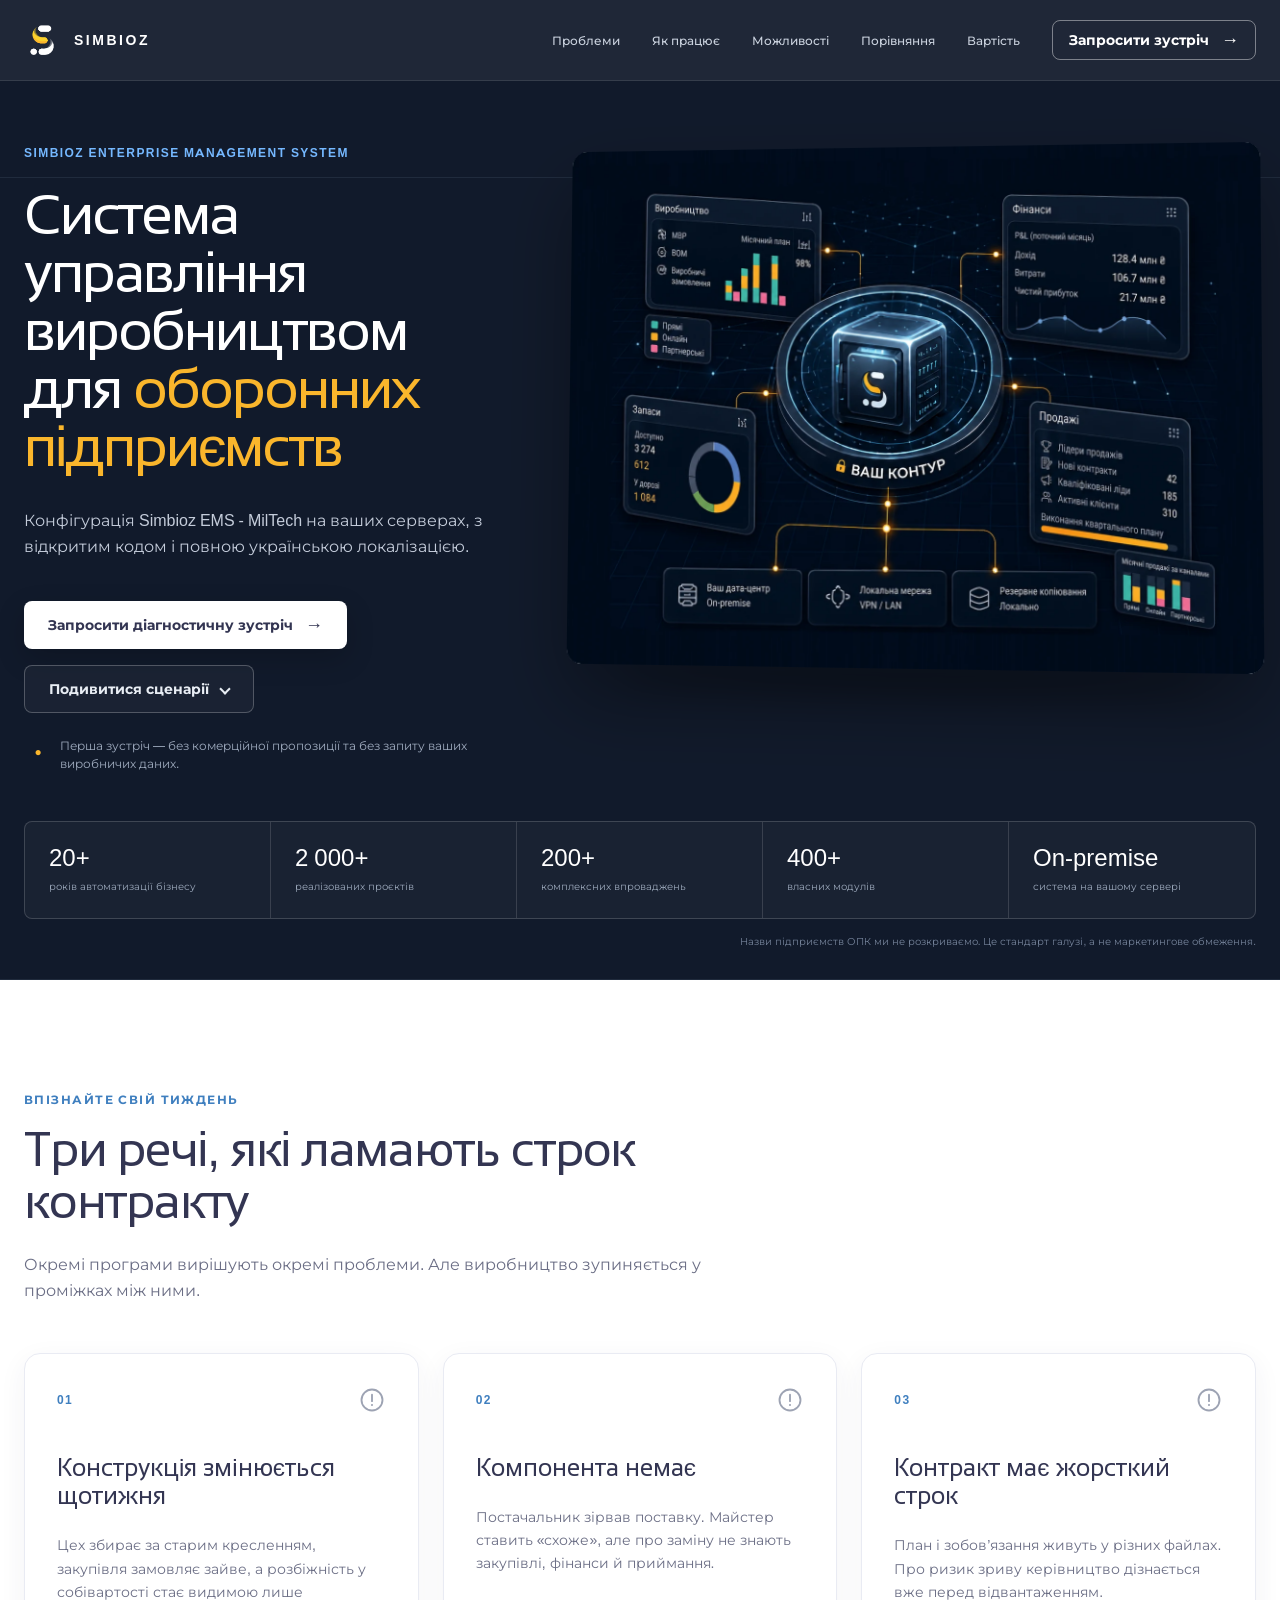
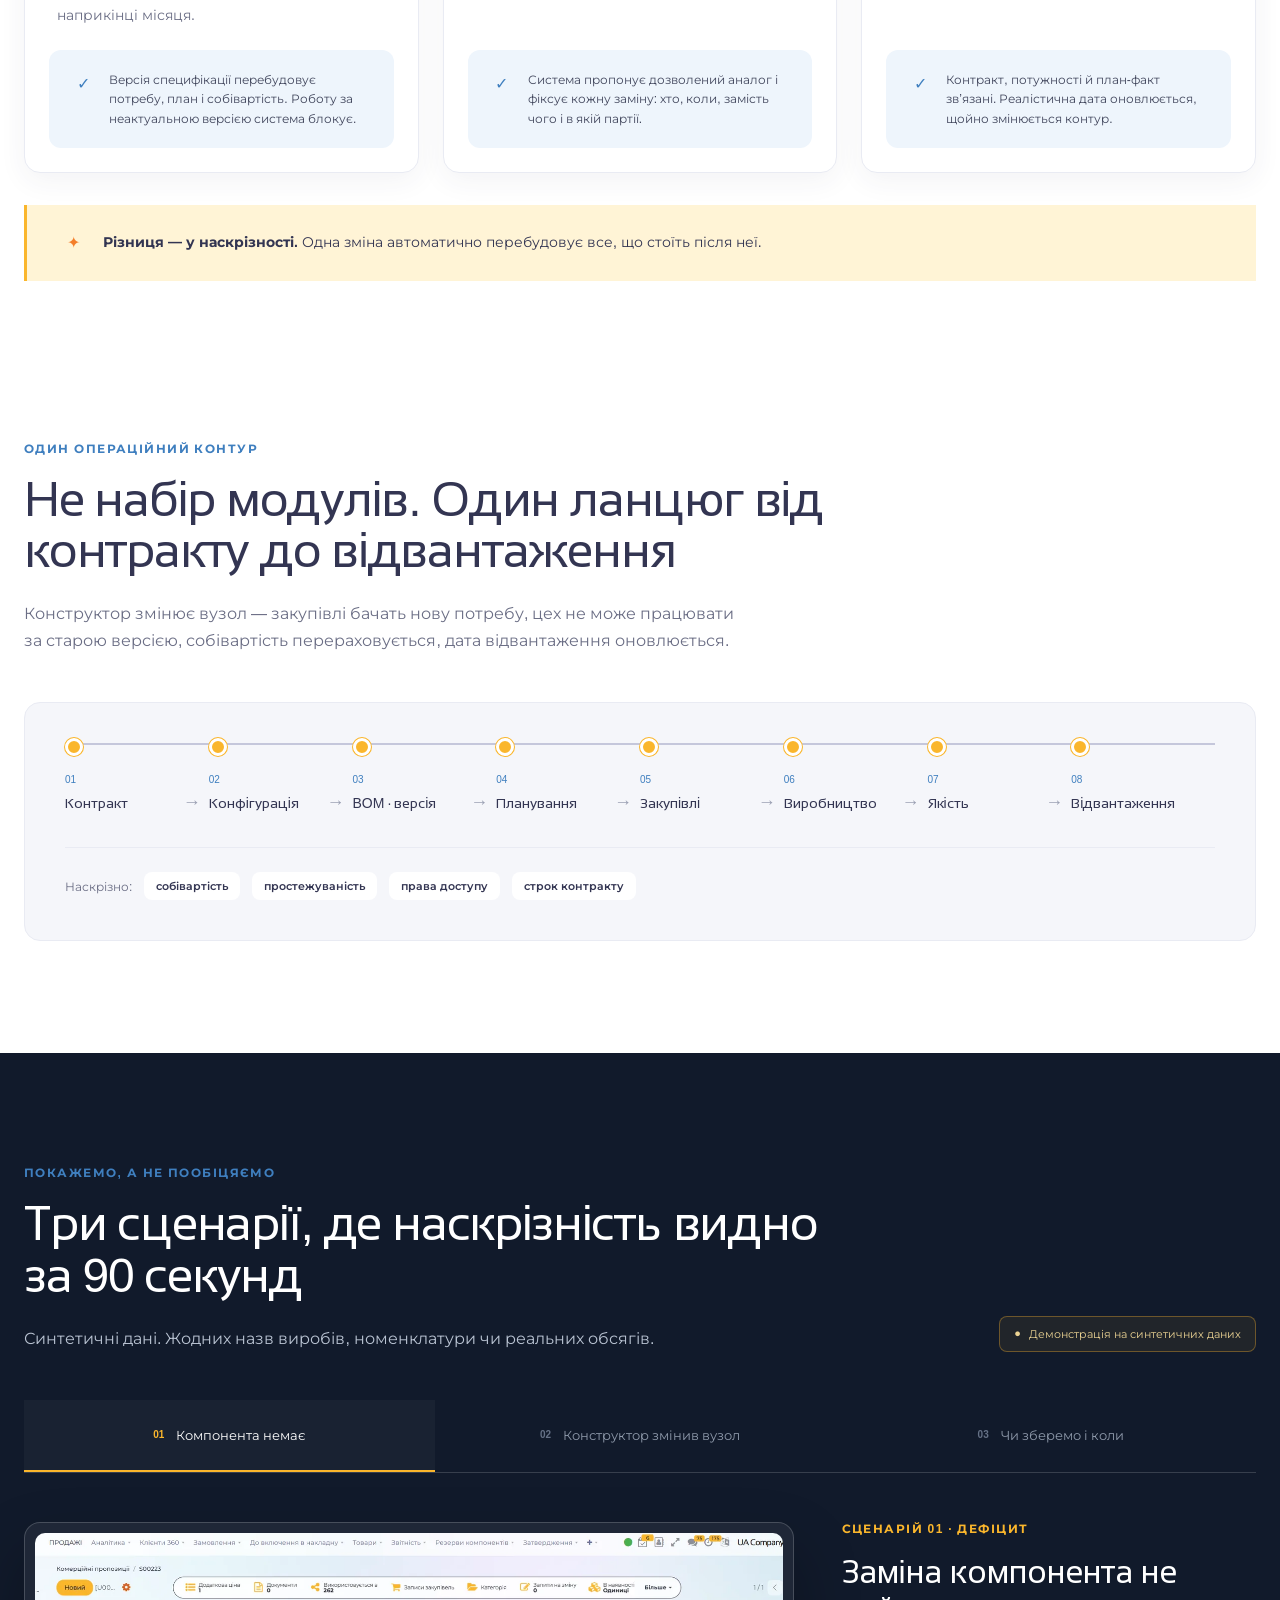
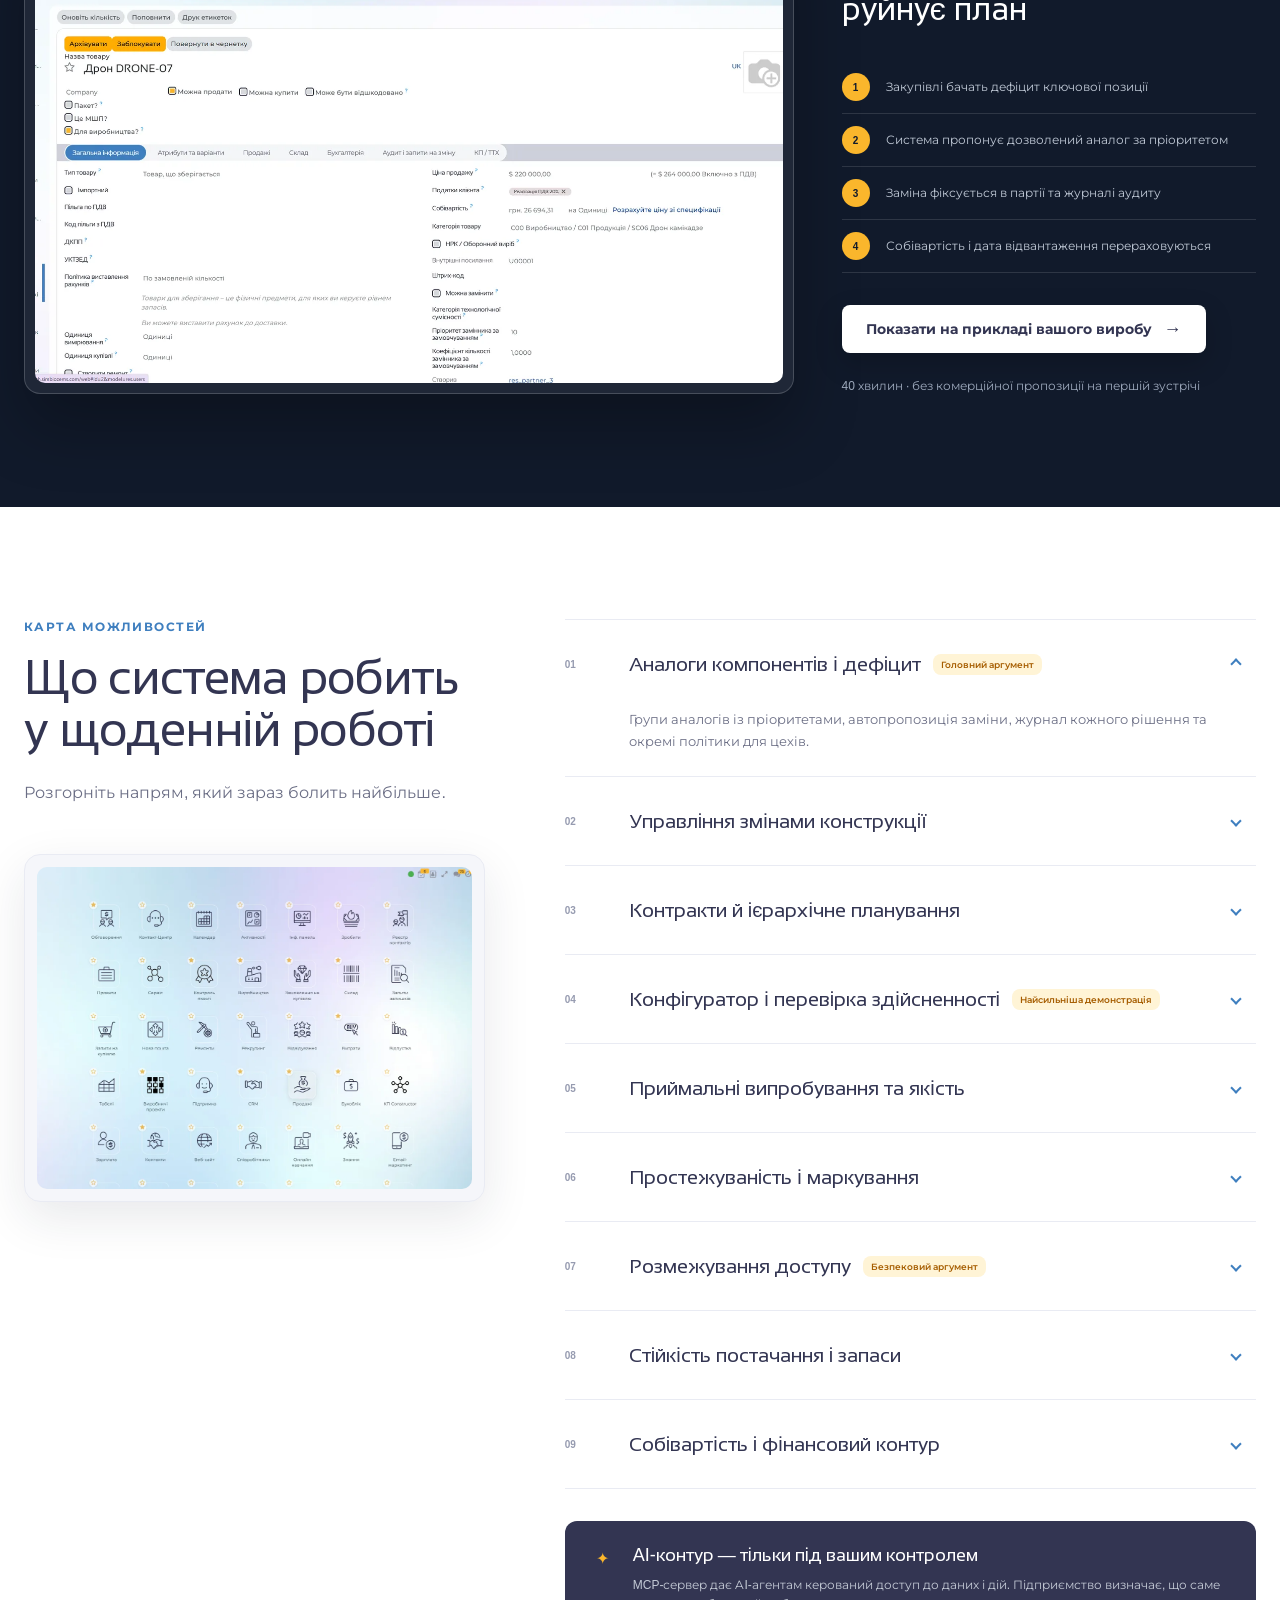
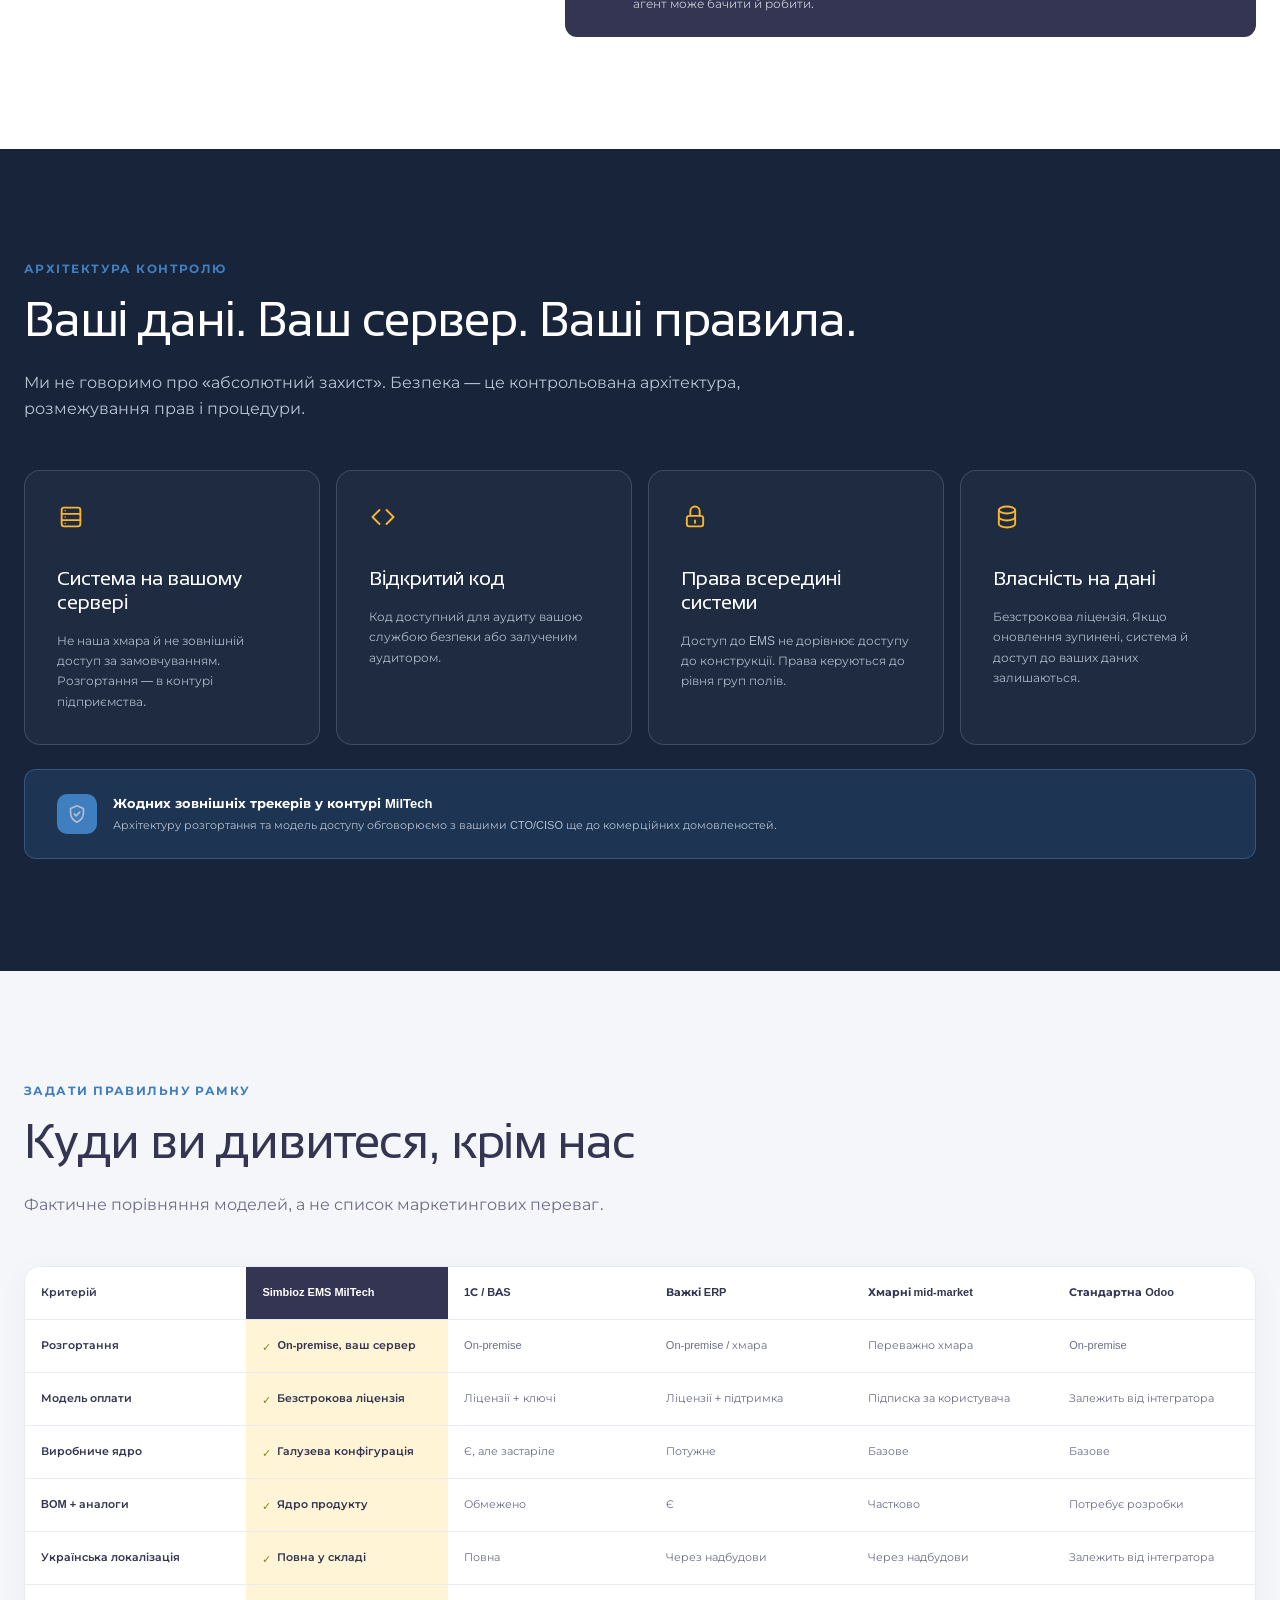
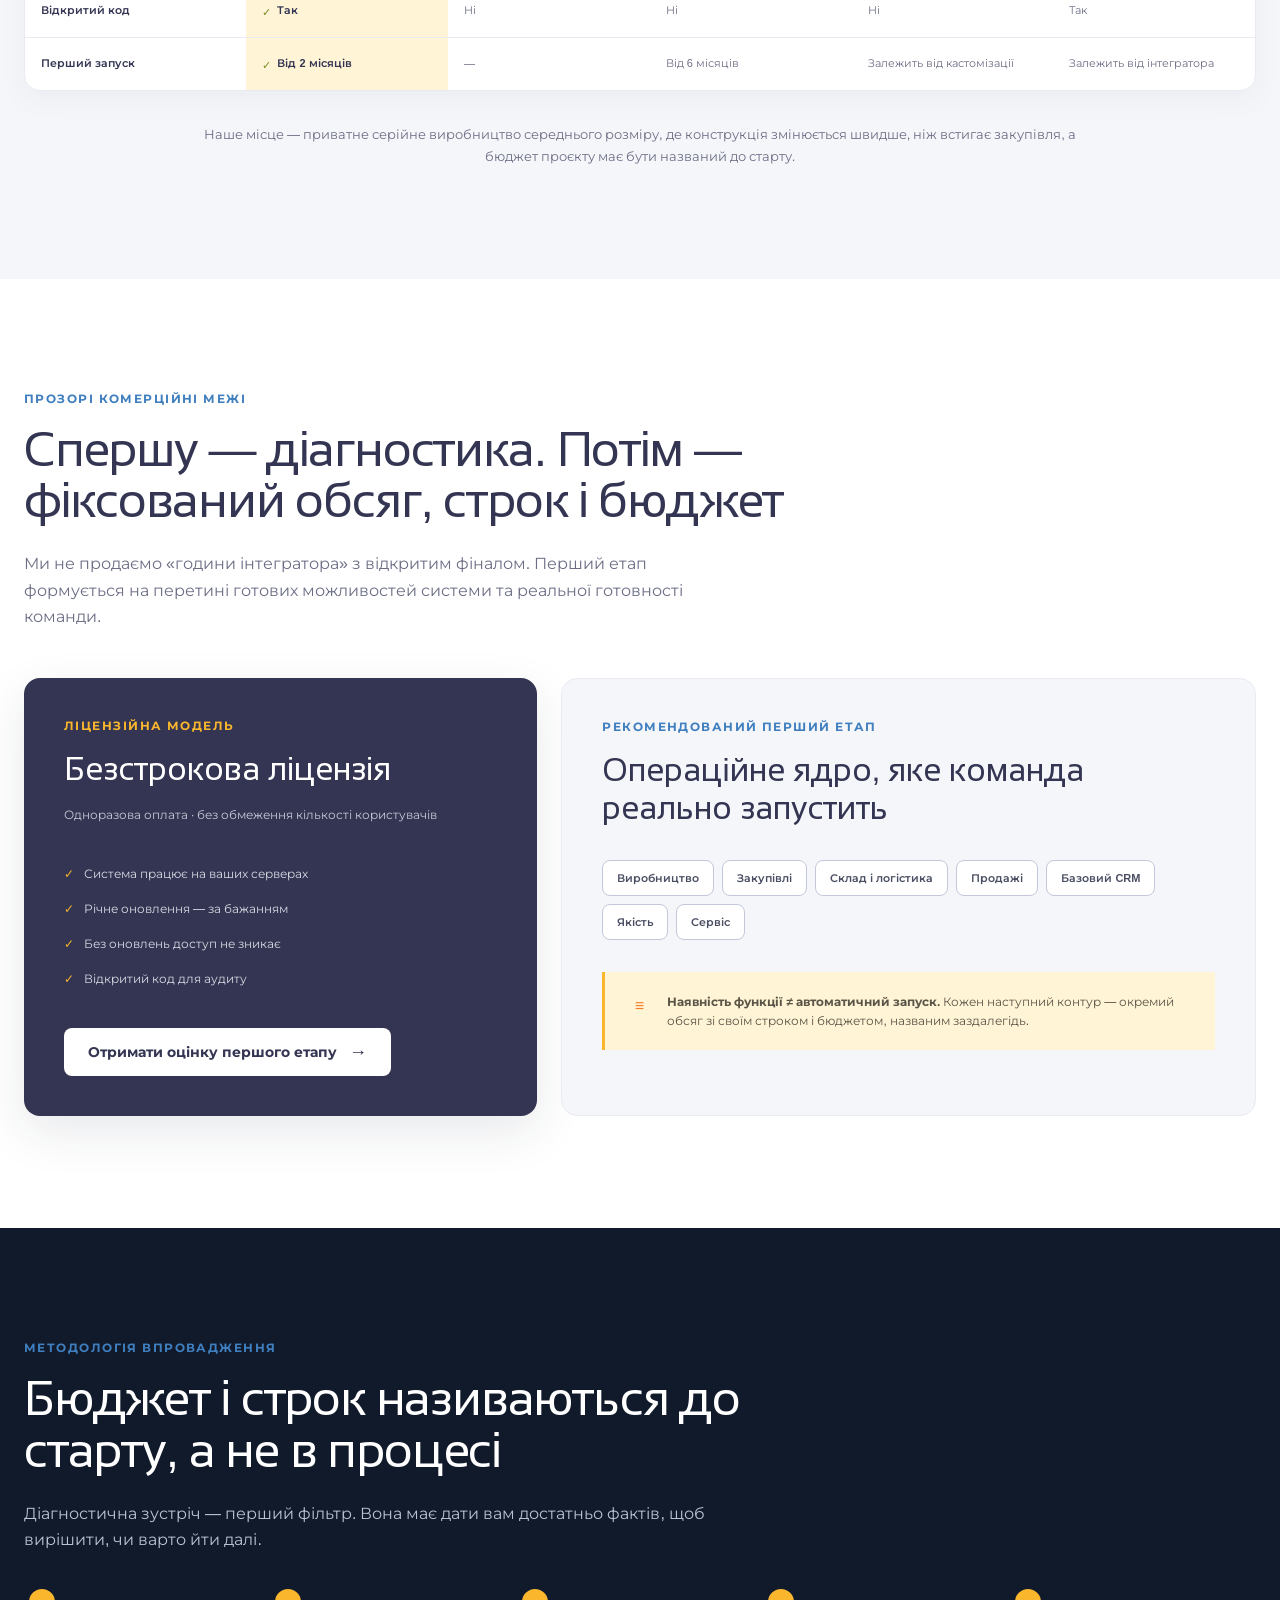
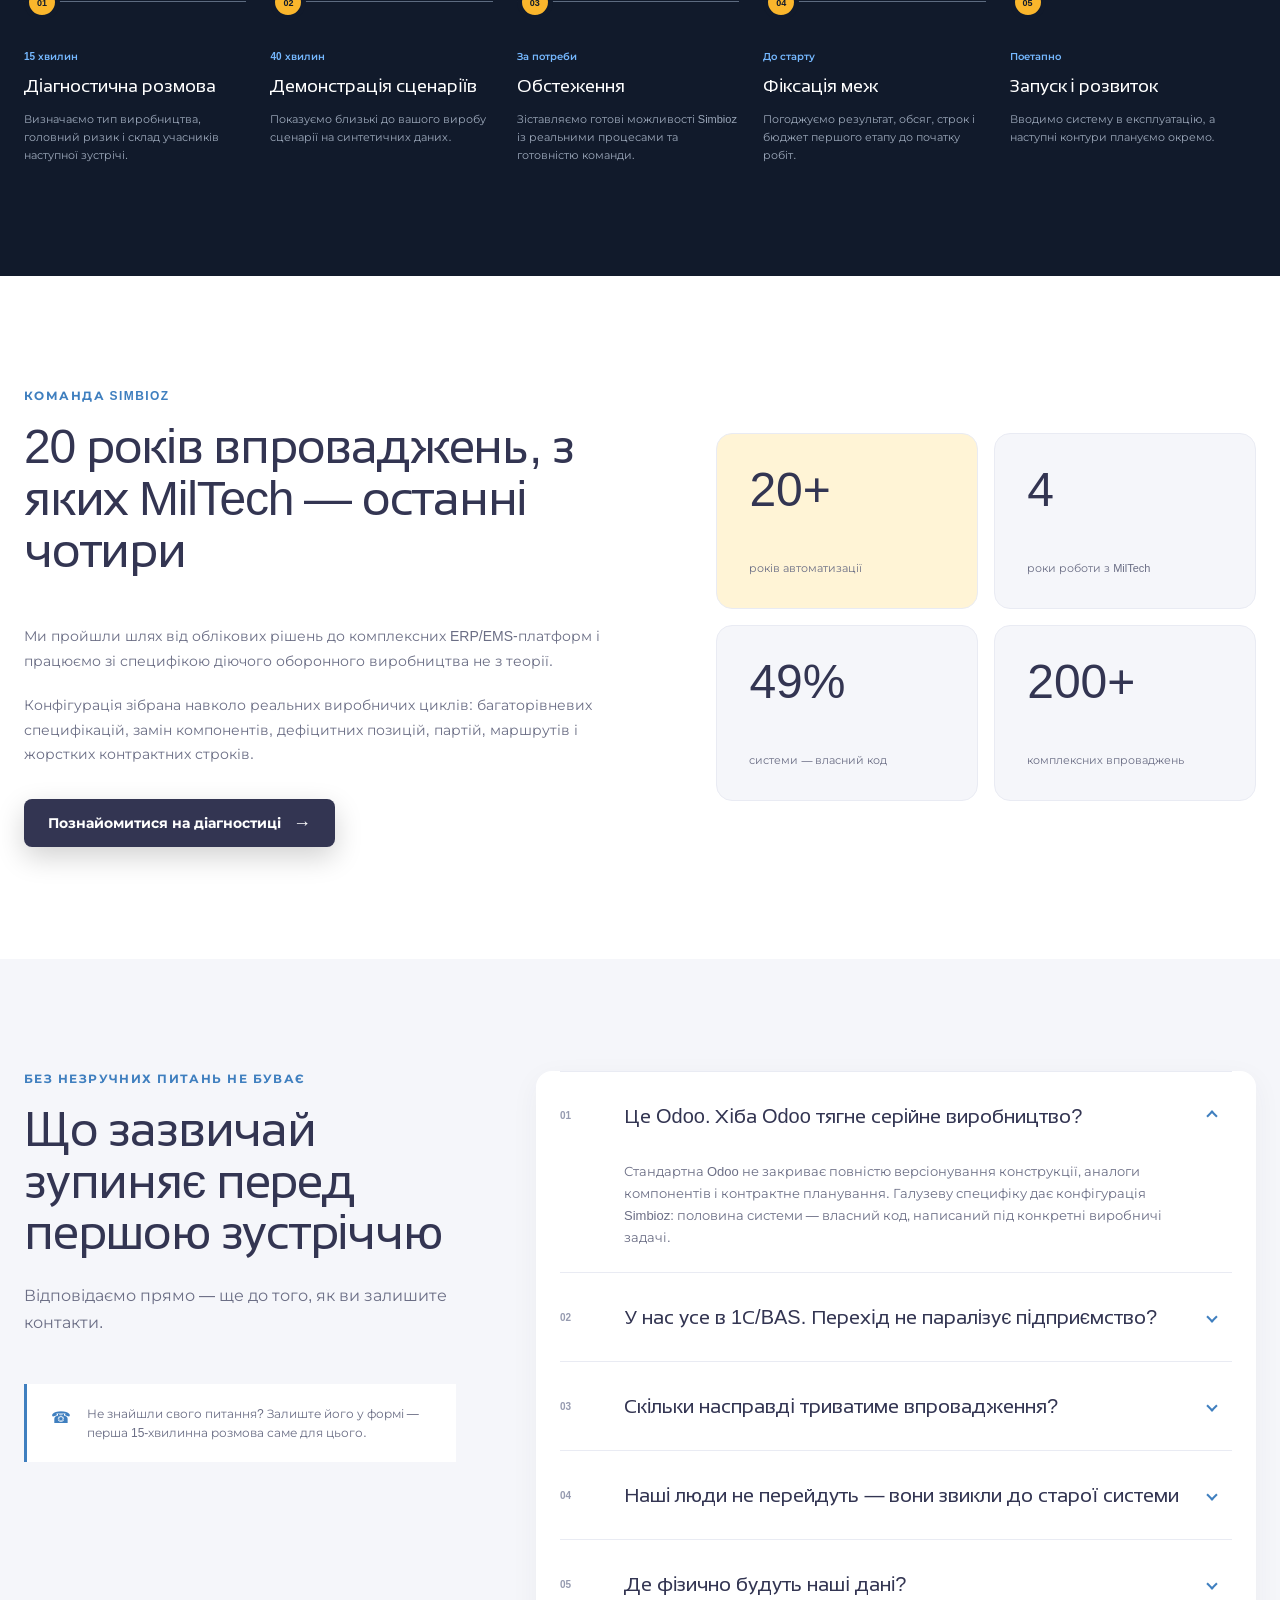
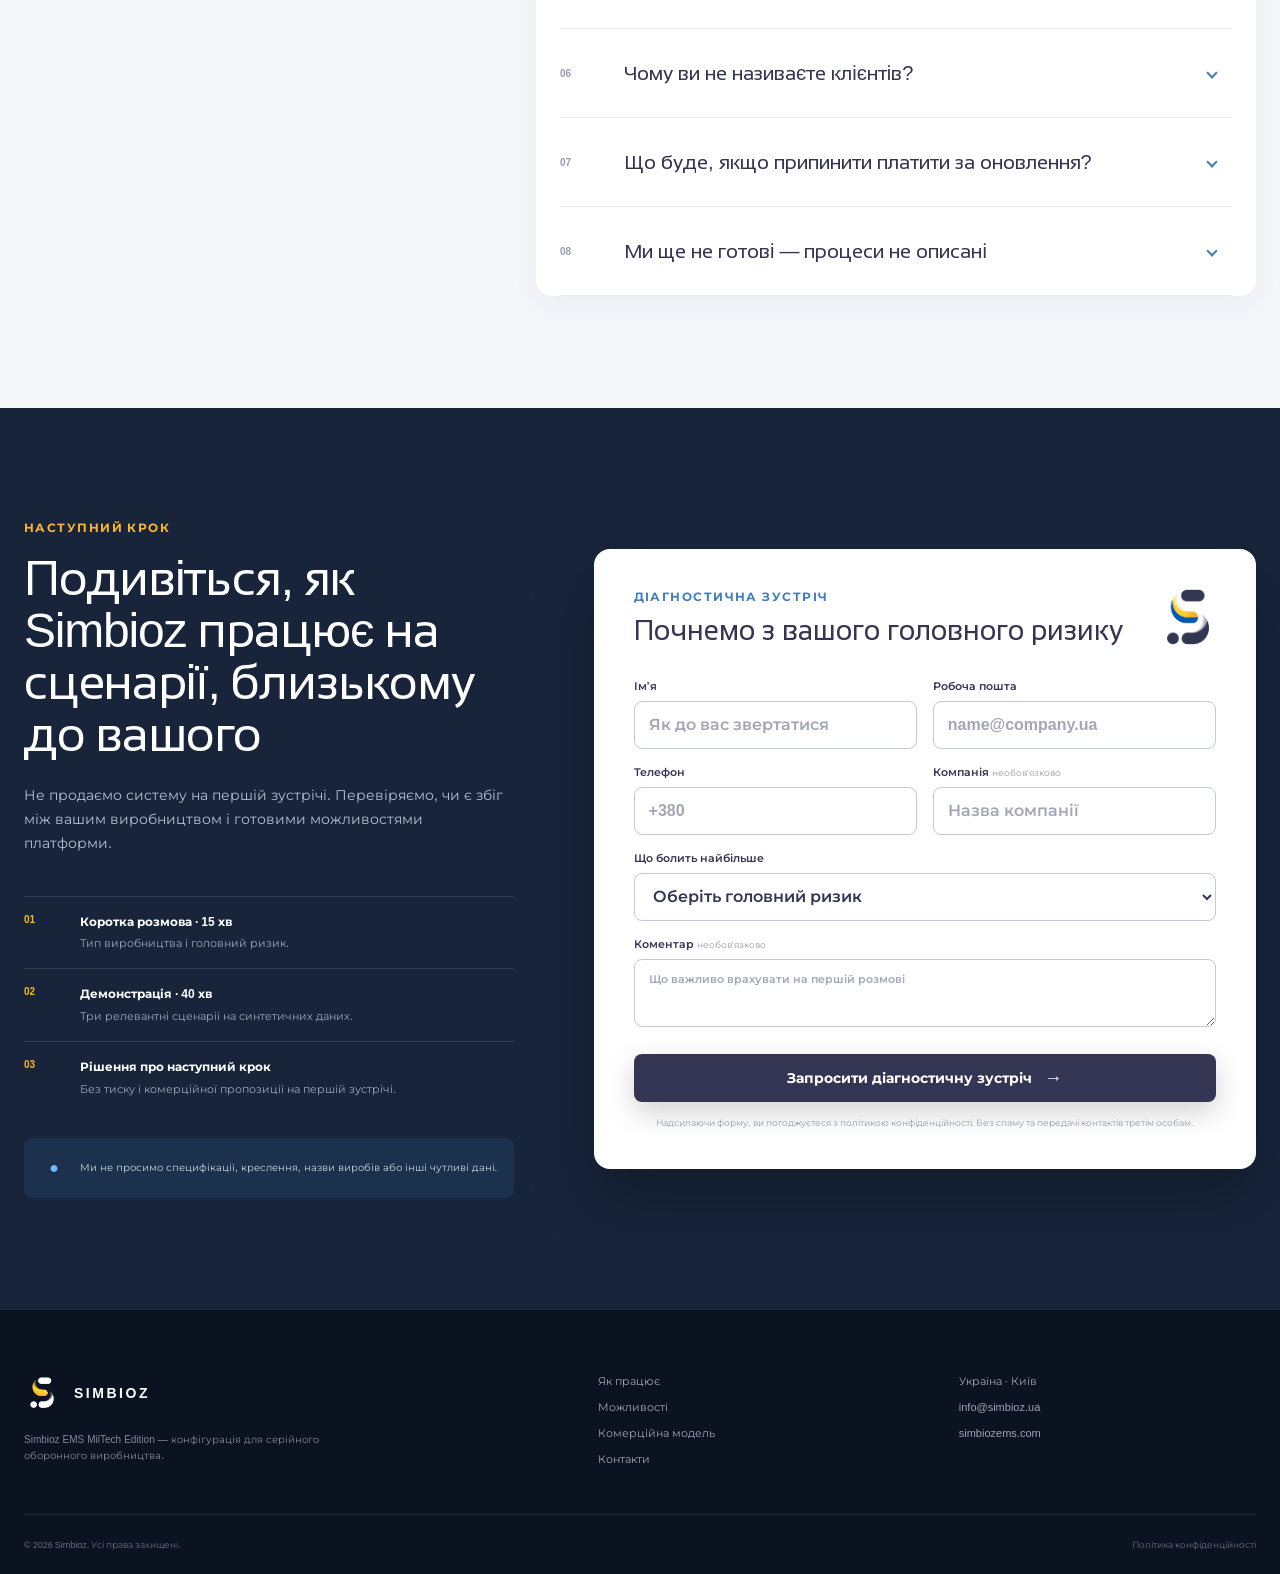
<file: lp_14-08_16-30/index.html>
<!doctype html>
<html lang="uk">
  <head>
    <meta charset="UTF-8" />
    <meta name="viewport" content="width=device-width, initial-scale=1.0" />
    <meta name="description" content="Simbioz EMS MilTech — наскрізний операційний контур для серійного оборонного виробництва. Запросіть діагностичну зустріч." />
    <meta name="theme-color" content="#111a2b" />
    <!-- TODO: підставити реальний домен, на якому опублікована ця сторінка -->
    <link rel="canonical" href="https://simbiozems.com/" />
    <meta property="og:type" content="website" />
    <meta property="og:locale" content="uk_UA" />
    <meta property="og:site_name" content="Simbioz EMS MilTech" />
    <meta property="og:title" content="Simbioz EMS MilTech — діагностична зустріч" />
    <meta property="og:description" content="Simbioz EMS MilTech — наскрізний операційний контур для серійного оборонного виробництва. Запросіть діагностичну зустріч." />
    <meta property="og:url" content="https://simbiozems.com/" />
    <meta property="og:image" content="https://simbiozems.com/assets/lp_top.jpg" />
    <meta name="twitter:card" content="summary_large_image" />
    <meta name="twitter:title" content="Simbioz EMS MilTech — діагностична зустріч" />
    <meta name="twitter:description" content="Simbioz EMS MilTech — наскрізний операційний контур для серійного оборонного виробництва. Запросіть діагностичну зустріч." />
    <meta name="twitter:image" content="https://simbiozems.com/assets/lp_top.jpg" />
    <link rel="icon" href="./favicon.ico" sizes="any" />
    <link rel="stylesheet" href="./styles.css" />
    <title>Simbioz EMS MilTech — діагностична зустріч</title>
  </head>
  <body>
    <header class="site-header">
      <div class="container header-inner">
        <a class="logo" href="#top" aria-label="Simbioz — на початок сторінки"><img src="./assets/logo-light.png" alt="" width="38" height="38" /><span>SIMBIOZ</span></a>
        <nav class="nav" data-nav id="primary-nav" aria-label="Основна навігація">
          <a href="#problems">Проблеми</a><a href="#scenarios">Як працює</a><a href="#capabilities">Можливості</a><a href="#comparison">Порівняння</a><a href="#pricing">Вартість</a>
        </nav>
        <div class="header-actions">
          <button class="button button-primary header-cta" type="button" data-scroll-contact><span>Запросити зустріч</span><span class="icon">→</span></button>
          <button class="menu-button" type="button" data-menu-button aria-label="Відкрити меню" aria-expanded="false" aria-controls="primary-nav"><span class="icon">☰</span></button>
        </div>
      </div>
    </header>

    <main>
      <section class="hero" id="top">
        <div class="hero-grid-lines" aria-hidden="true"></div>
        <div class="container hero-layout">
          <div class="hero-copy">
            <p class="kicker kicker-blue">Simbioz Enterprise Management System</p>
            <h1>Система управління виробництвом для <span>оборонних підприємств</span></h1>
            <p class="hero-lead">Конфігурація Simbioz EMS - MilTech на ваших серверах, з відкритим кодом і повною українською локалізацією.</p>
            <div class="hero-actions">
              <button class="button button-primary" type="button" data-scroll-contact><span>Запросити діагностичну зустріч</span><span class="icon">→</span></button>
              <a class="button button-ghost" href="#scenarios">Подивитися сценарії <span class="icon chevron chevron-static"></span></a>
            </div>
            <p class="microcopy"><span class="icon shield-icon">●</span> Перша зустріч — без комерційної пропозиції та без запиту ваших виробничих даних.</p>
          </div>
          <div class="hero-visual" aria-label="Архітектура Simbioz EMS у вашому контурі">
            <img src="./assets/lp-top.webp" alt="Simbioz EMS у захищеному контурі підприємства" fetchpriority="high" decoding="async" />
          </div>
        </div>
        <div class="container trust-grid">
          <div><strong>20+</strong><span>років автоматизації бізнесу</span></div><div><strong>2 000+</strong><span>реалізованих проєктів</span></div><div><strong>200+</strong><span>комплексних впроваджень</span></div><div><strong>400+</strong><span>власних модулів</span></div><div><strong>On-premise</strong><span>система на вашому сервері</span></div>
        </div>
        <p class="container confidentiality">Назви підприємств ОПК ми не розкриваємо. Це стандарт галузі, а не маркетингове обмеження.</p>
      </section>

      <section class="section problems" id="problems">
        <div class="container">
          <div class="section-intro"><p class="kicker">Впізнайте свій тиждень</p><h2>Три речі, які ламають строк контракту</h2><p class="section-lead">Окремі програми вирішують окремі проблеми. Але виробництво зупиняється у проміжках між ними.</p></div>
          <div class="pain-grid">
            <article class="pain-card"><div class="pain-top"><span>01</span><span class="icon warning-icon"><svg viewBox="0 0 24 24" fill="none" stroke="currentColor" stroke-width="1.6" stroke-linecap="round" stroke-linejoin="round" aria-hidden="true"><circle cx="12" cy="12" r="9"/><line x1="12" y1="7.5" x2="12" y2="13"/><circle cx="12" cy="16.3" r="0.9" fill="currentColor" stroke="none"/></svg></span></div><h3>Конструкція змінюється щотижня</h3><p>Цех збирає за старим кресленням, закупівля замовляє зайве, а розбіжність у собівартості стає видимою лише наприкінці місяця.</p><div class="pain-result"><span class="icon check-icon">✓</span><p>Версія специфікації перебудовує потребу, план і собівартість. Роботу за неактуальною версією система блокує.</p></div></article>
            <article class="pain-card"><div class="pain-top"><span>02</span><span class="icon warning-icon"><svg viewBox="0 0 24 24" fill="none" stroke="currentColor" stroke-width="1.6" stroke-linecap="round" stroke-linejoin="round" aria-hidden="true"><circle cx="12" cy="12" r="9"/><line x1="12" y1="7.5" x2="12" y2="13"/><circle cx="12" cy="16.3" r="0.9" fill="currentColor" stroke="none"/></svg></span></div><h3>Компонента немає</h3><p>Постачальник зірвав поставку. Майстер ставить «схоже», але про заміну не знають закупівлі, фінанси й приймання.</p><div class="pain-result"><span class="icon check-icon">✓</span><p>Система пропонує дозволений аналог і фіксує кожну заміну: хто, коли, замість чого і в якій партії.</p></div></article>
            <article class="pain-card"><div class="pain-top"><span>03</span><span class="icon warning-icon"><svg viewBox="0 0 24 24" fill="none" stroke="currentColor" stroke-width="1.6" stroke-linecap="round" stroke-linejoin="round" aria-hidden="true"><circle cx="12" cy="12" r="9"/><line x1="12" y1="7.5" x2="12" y2="13"/><circle cx="12" cy="16.3" r="0.9" fill="currentColor" stroke="none"/></svg></span></div><h3>Контракт має жорсткий строк</h3><p>План і зобов’язання живуть у різних файлах. Про ризик зриву керівництво дізнається вже перед відвантаженням.</p><div class="pain-result"><span class="icon check-icon">✓</span><p>Контракт, потужності й план-факт зв’язані. Реалістична дата оновлюється, щойно змінюється контур.</p></div></article>
          </div>
          <div class="transition-note"><span class="icon circuit-icon">✦</span><p><strong>Різниця — у наскрізності.</strong> Одна зміна автоматично перебудовує все, що стоїть після неї.</p></div>
        </div>
      </section>

      <section class="section flow-section">
        <div class="container">
          <div class="section-intro"><p class="kicker">Один операційний контур</p><h2>Не набір модулів. Один ланцюг від контракту до відвантаження</h2><p class="section-lead">Конструктор змінює вузол — закупівлі бачать нову потребу, цех не може працювати за старою версією, собівартість перераховується, дата відвантаження оновлюється.</p></div>
          <div class="flow-panel"><div class="flow-line"><div class="flow-node"><span>01</span><strong>Контракт</strong><span class="icon flow-arrow">→</span></div><div class="flow-node"><span>02</span><strong>Конфігурація</strong><span class="icon flow-arrow">→</span></div><div class="flow-node"><span>03</span><strong>BOM · версія</strong><span class="icon flow-arrow">→</span></div><div class="flow-node"><span>04</span><strong>Планування</strong><span class="icon flow-arrow">→</span></div><div class="flow-node"><span>05</span><strong>Закупівлі</strong><span class="icon flow-arrow">→</span></div><div class="flow-node"><span>06</span><strong>Виробництво</strong><span class="icon flow-arrow">→</span></div><div class="flow-node"><span>07</span><strong>Якість</strong><span class="icon flow-arrow">→</span></div><div class="flow-node"><span>08</span><strong>Відвантаження</strong></div></div><div class="flow-meta"><span>Наскрізно:</span><strong>собівартість</strong><strong>простежуваність</strong><strong>права доступу</strong><strong>строк контракту</strong></div></div>
        </div>
      </section>

      <section class="section scenarios" id="scenarios">
        <div class="container">
          <div class="scenario-heading"><div class="section-intro light"><p class="kicker">Покажемо, а не пообіцяємо</p><h2>Три сценарії, де наскрізність видно за 90 секунд</h2><p class="section-lead">Синтетичні дані. Жодних назв виробів, номенклатури чи реальних обсягів.</p></div><div class="synthetic-badge"><span class="icon">●</span> Демонстрація на синтетичних даних</div></div>
          <div class="scenario-tabs" role="tablist"><button class="active" type="button" role="tab" aria-selected="true" data-scenario-tab="deficit"><span>01</span>Компонента немає</button><button type="button" role="tab" aria-selected="false" data-scenario-tab="engineering"><span>02</span>Конструктор змінив вузол</button><button type="button" role="tab" aria-selected="false" data-scenario-tab="promise"><span>03</span>Чи зберемо і коли</button></div>
          <div class="scenario-stage" data-scenario-panel="deficit"><div class="scenario-screen"><img src="./assets/simbioz-product.webp" alt="Інтерфейс Simbioz EMS: компонента немає" loading="lazy" decoding="async" /></div><div class="scenario-content"><p class="kicker">Сценарій 01 · дефіцит</p><h3>Заміна компонента не руйнує план</h3><ol><li><span>1</span><p>Закупівлі бачать дефіцит ключової позиції</p></li><li><span>2</span><p>Система пропонує дозволений аналог за пріоритетом</p></li><li><span>3</span><p>Заміна фіксується в партії та журналі аудиту</p></li><li><span>4</span><p>Собівартість і дата відвантаження перераховуються</p></li></ol><button class="button button-primary" type="button" data-scroll-contact><span>Показати на прикладі вашого виробу</span><span class="icon">→</span></button><p class="microcopy">40 хвилин · без комерційної пропозиції на першій зустрічі</p></div></div>
          <div class="scenario-stage" data-scenario-panel="engineering" hidden><div class="scenario-screen"><img src="./assets/simbioz-projects.webp" alt="Інтерфейс Simbioz EMS: зміна конструкції" loading="lazy" decoding="async" /></div><div class="scenario-content"><p class="kicker">Сценарій 02 · зміна конструкції</p><h3>Нова версія доходить до цеху одразу</h3><ol><li><span>1</span><p>Конструктор випускає нову версію специфікації</p></li><li><span>2</span><p>Потреба в матеріалах змінюється наскрізно</p></li><li><span>3</span><p>Закупівля бачить нову позицію без окремого листа</p></li><li><span>4</span><p>Стару версію неможливо запустити у виробництво</p></li></ol><button class="button button-primary" type="button" data-scroll-contact><span>Показати на прикладі вашого виробу</span><span class="icon">→</span></button><p class="microcopy">40 хвилин · без комерційної пропозиції на першій зустрічі</p></div></div>
          <div class="scenario-stage" data-scenario-panel="promise" hidden><div class="scenario-screen"><img src="./assets/simbioz-dashboard.webp" alt="Інтерфейс Simbioz EMS: здійсненність контракту" loading="lazy" decoding="async" /></div><div class="scenario-content"><p class="kicker">Сценарій 03 · здійсненність</p><h3>Обіцяна дата спирається на дані, а не інтуїцію</h3><ol><li><span>1</span><p>Менеджер задає вимоги до конфігурації виробу</p></li><li><span>2</span><p>Система враховує доступні матеріали й аналоги</p></li><li><span>3</span><p>Потужності перевіряються на горизонті 7/14/30 днів</p></li><li><span>4</span><p>Клієнт отримує обґрунтовану дату ще під час розмови</p></li></ol><button class="button button-primary" type="button" data-scroll-contact><span>Показати на прикладі вашого виробу</span><span class="icon">→</span></button><p class="microcopy">40 хвилин · без комерційної пропозиції на першій зустрічі</p></div></div>
        </div>
      </section>

      <section class="section capabilities" id="capabilities">
        <div class="container capabilities-layout">
          <div class="capabilities-sticky"><div class="section-intro"><p class="kicker">Карта можливостей</p><h2>Що система робить у щоденній роботі</h2><p class="section-lead">Розгорніть напрям, який зараз болить найбільше.</p></div><div class="capability-visual"><img src="./assets/simbioz-modules.webp" alt="Модулі Simbioz EMS" loading="lazy" decoding="async" /></div></div>
          <div class="accordion-list" data-accordion>
            <article class="accordion open"><button type="button" aria-expanded="true"><span class="accordion-number">01</span><span class="accordion-title">Аналоги компонентів і дефіцит <small>Головний аргумент</small></span><span class="icon chevron"></span></button><div class="accordion-content"><p>Групи аналогів із пріоритетами, автопропозиція заміни, журнал кожного рішення та окремі політики для цехів.</p></div></article>
            <article class="accordion"><button type="button" aria-expanded="false"><span class="accordion-number">02</span><span class="accordion-title">Управління змінами конструкції</span><span class="icon chevron"></span></button><div class="accordion-content" hidden><p>Багаторівнева специфікація з версіонуванням. Креслення прив’язане до версії, а кожна зміна перебудовує план, потребу й собівартість.</p></div></article>
            <article class="accordion"><button type="button" aria-expanded="false"><span class="accordion-number">03</span><span class="accordion-title">Контракти й ієрархічне планування</span><span class="icon chevron"></span></button><div class="accordion-content" hidden><p>Рік, квартал, місяць і тиждень — в одному каскаді з прямою прив’язкою до контракту, потужностей і план-факту.</p></div></article>
            <article class="accordion"><button type="button" aria-expanded="false"><span class="accordion-number">04</span><span class="accordion-title">Конфігуратор і перевірка здійсненності <small>Найсильніша демонстрація</small></span><span class="icon chevron"></span></button><div class="accordion-content" hidden><p>Підбір конфігурації та допустимих аналогів, розрахунок «чи зберемо» і доступність до обіцянки на 7/14/30 днів.</p></div></article>
            <article class="accordion"><button type="button" aria-expanded="false"><span class="accordion-number">05</span><span class="accordion-title">Приймальні випробування та якість</span><span class="icon chevron"></span></button><div class="accordion-content" hidden><p>Протоколи, підписи, невідповідності, контроль строків реакції, карантин партій і виявлення повторюваних дефектів.</p></div></article>
            <article class="accordion"><button type="button" aria-expanded="false"><span class="accordion-number">06</span><span class="accordion-title">Простежуваність і маркування</span><span class="icon chevron"></span></button><div class="accordion-content" hidden><p>Партійний та серійний облік, виробничі проєкти, QR/штрихкоди та повний ланцюг від замовлення до відвантаження.</p></div></article>
            <article class="accordion"><button type="button" aria-expanded="false"><span class="accordion-number">07</span><span class="accordion-title">Розмежування доступу <small>Безпековий аргумент</small></span><span class="icon chevron"></span></button><div class="accordion-content" hidden><p>Доступ до системи не дорівнює доступу до конструкції. Права керуються окремо для специфікацій, карток і груп полів.</p></div></article>
            <article class="accordion"><button type="button" aria-expanded="false"><span class="accordion-number">08</span><span class="accordion-title">Стійкість постачання і запаси</span><span class="icon chevron"></span></button><div class="accordion-content" hidden><p>Буферне управління DDMRP, товари в дорозі, фактичний lead time, ABC/XYZ, покриття в днях і мертвий запас.</p></div></article>
            <article class="accordion"><button type="button" aria-expanded="false"><span class="accordion-number">09</span><span class="accordion-title">Собівартість і фінансовий контур</span><span class="icon chevron"></span></button><div class="accordion-content" hidden><p>Фактична вартість партії, прибутковість контракту, аванси й грошові потоки разом з українською локалізацією.</p></div></article>
            <article class="ai-note"><span class="icon circuit-icon">✦</span><div><h3>AI-контур — тільки під вашим контролем</h3><p>MCP-сервер дає AI-агентам керований доступ до даних і дій. Підприємство визначає, що саме агент може бачити й робити.</p></div></article>
          </div>
        </div>
      </section>

      <section class="section security"><div class="container"><div class="section-intro light"><p class="kicker">Архітектура контролю</p><h2>Ваші дані. Ваш сервер. Ваші правила.</h2><p class="section-lead">Ми не говоримо про «абсолютний захист». Безпека — це контрольована архітектура, розмежування прав і процедури.</p></div><div class="security-grid"><article><span class="icon hardware-icon"><svg viewBox="0 0 24 24" fill="none" stroke="currentColor" stroke-width="1.6" stroke-linecap="round" stroke-linejoin="round" aria-hidden="true"><rect x="4" y="4" width="16" height="16" rx="2"/><line x1="4" y1="9.33" x2="20" y2="9.33"/><line x1="4" y1="14.67" x2="20" y2="14.67"/><circle cx="7" cy="6.67" r="0.6" fill="currentColor" stroke="none"/><circle cx="7" cy="12" r="0.6" fill="currentColor" stroke="none"/><circle cx="7" cy="17.33" r="0.6" fill="currentColor" stroke="none"/></svg></span><h3>Система на вашому сервері</h3><p>Не наша хмара й не зовнішній доступ за замовчуванням. Розгортання — в контурі підприємства.</p></article><article><span class="icon code-icon"><svg viewBox="0 0 24 24" fill="none" stroke="currentColor" stroke-width="1.6" stroke-linecap="round" stroke-linejoin="round" aria-hidden="true"><polyline points="9,6 3,12 9,18"/><polyline points="15,6 21,12 15,18"/></svg></span><h3>Відкритий код</h3><p>Код доступний для аудиту вашою службою безпеки або залученим аудитором.</p></article><article><span class="icon lock-icon"><svg viewBox="0 0 24 24" fill="none" stroke="currentColor" stroke-width="1.6" stroke-linecap="round" stroke-linejoin="round" aria-hidden="true"><rect x="5" y="11" width="14" height="9" rx="2"/><path d="M8 11V7a4 4 0 0 1 8 0v4"/><line x1="12" y1="15" x2="12" y2="17"/></svg></span><h3>Права всередині системи</h3><p>Доступ до EMS не дорівнює доступу до конструкції. Права керуються до рівня груп полів.</p></article><article><span class="icon database-icon"><svg viewBox="0 0 24 24" fill="none" stroke="currentColor" stroke-width="1.6" stroke-linecap="round" stroke-linejoin="round" aria-hidden="true"><ellipse cx="12" cy="6" rx="7" ry="3"/><path d="M5 6v6c0 1.66 3.13 3 7 3s7-1.34 7-3V6"/><path d="M5 12v6c0 1.66 3.13 3 7 3s7-1.34 7-3v-6"/></svg></span><h3>Власність на дані</h3><p>Безстрокова ліцензія. Якщо оновлення зупинені, система й доступ до ваших даних залишаються.</p></article></div><div class="security-proof"><span class="icon shield-badge"><svg viewBox="0 0 24 24" fill="none" stroke="currentColor" stroke-width="1.8" stroke-linecap="round" stroke-linejoin="round" aria-hidden="true"><path d="M12 3l7 3v5c0 4.5-3 8-7 10-4-2-7-5.5-7-10V6l7-3z"/><path d="M9 12l2 2 4-4"/></svg></span><div><strong>Жодних зовнішніх трекерів у контурі MilTech</strong><span>Архітектуру розгортання та модель доступу обговорюємо з вашими CTO/CISO ще до комерційних домовленостей.</span></div></div></div></section>

      <section class="section comparison" id="comparison"><div class="container"><div class="section-intro"><p class="kicker">Задати правильну рамку</p><h2>Куди ви дивитеся, крім нас</h2><p class="section-lead">Фактичне порівняння моделей, а не список маркетингових переваг.</p></div><div class="table-wrap"><table><thead><tr><th>Критерій</th><th class="featured">Simbioz EMS MilTech</th><th>1С / BAS</th><th>Важкі ERP</th><th>Хмарні mid-market</th><th>Стандартна Odoo</th></tr></thead><tbody><tr><td>Розгортання</td><td class="featured"><span class="icon">✓</span>On-premise, ваш сервер</td><td>On-premise</td><td>On-premise / хмара</td><td>Переважно хмара</td><td>On-premise</td></tr><tr><td>Модель оплати</td><td class="featured"><span class="icon">✓</span>Безстрокова ліцензія</td><td>Ліцензії + ключі</td><td>Ліцензії + підтримка</td><td>Підписка за користувача</td><td>Залежить від інтегратора</td></tr><tr><td>Виробниче ядро</td><td class="featured"><span class="icon">✓</span>Галузева конфігурація</td><td>Є, але застаріле</td><td>Потужне</td><td>Базове</td><td>Базове</td></tr><tr><td>BOM + аналоги</td><td class="featured"><span class="icon">✓</span>Ядро продукту</td><td>Обмежено</td><td>Є</td><td>Частково</td><td>Потребує розробки</td></tr><tr><td>Українська локалізація</td><td class="featured"><span class="icon">✓</span>Повна у складі</td><td>Повна</td><td>Через надбудови</td><td>Через надбудови</td><td>Залежить від інтегратора</td></tr><tr><td>Відкритий код</td><td class="featured"><span class="icon">✓</span>Так</td><td>Ні</td><td>Ні</td><td>Ні</td><td>Так</td></tr><tr><td>Перший запуск</td><td class="featured"><span class="icon">✓</span>Від 2 місяців</td><td>—</td><td>Від 6 місяців</td><td>Залежить від кастомізації</td><td>Залежить від інтегратора</td></tr></tbody></table></div><p class="comparison-note">Наше місце — приватне серійне виробництво середнього розміру, де конструкція змінюється швидше, ніж встигає закупівля, а бюджет проєкту має бути названий до старту.</p></div></section>

      <section class="section pricing" id="pricing"><div class="container"><div class="section-intro"><p class="kicker">Прозорі комерційні межі</p><h2>Спершу — діагностика. Потім — фіксований обсяг, строк і бюджет</h2><p class="section-lead">Ми не продаємо «години інтегратора» з відкритим фіналом. Перший етап формується на перетині готових можливостей системи та реальної готовності команди.</p></div><div class="pricing-grid"><article class="price-card primary-price"><p class="kicker">Ліцензійна модель</p><h3>Безстрокова ліцензія</h3><p class="price-subtitle">Одноразова оплата · без обмеження кількості користувачів</p><ul><li><span class="icon">✓</span>Система працює на ваших серверах</li><li><span class="icon">✓</span>Річне оновлення — за бажанням</li><li><span class="icon">✓</span>Без оновлень доступ не зникає</li><li><span class="icon">✓</span>Відкритий код для аудиту</li></ul><button class="button button-primary" type="button" data-scroll-contact><span>Отримати оцінку першого етапу</span><span class="icon">→</span></button></article><article class="price-card scope-card"><p class="kicker">Рекомендований перший етап</p><h3>Операційне ядро, яке команда реально запустить</h3><div class="scope-tags"><span>Виробництво</span><span>Закупівлі</span><span>Склад і логістика</span><span>Продажі</span><span>Базовий CRM</span><span>Якість</span><span>Сервіс</span></div><div class="scope-rule"><span class="icon sliders-icon">≡</span><p><strong>Наявність функції ≠ автоматичний запуск.</strong> Кожен наступний контур — окремий обсяг зі своїм строком і бюджетом, названим заздалегідь.</p></div></article></div></div></section>

      <section class="section method"><div class="container"><div class="section-intro light"><p class="kicker">Методологія впровадження</p><h2>Бюджет і строк називаються до старту, а не в процесі</h2><p class="section-lead">Діагностична зустріч — перший фільтр. Вона має дати вам достатньо фактів, щоб вирішити, чи варто йти далі.</p></div><div class="timeline"><article><div class="timeline-marker"><span>01</span></div><small>15 хвилин</small><h3>Діагностична розмова</h3><p>Визначаємо тип виробництва, головний ризик і склад учасників наступної зустрічі.</p></article><article><div class="timeline-marker"><span>02</span></div><small>40 хвилин</small><h3>Демонстрація сценаріїв</h3><p>Показуємо близькі до вашого виробу сценарії на синтетичних даних.</p></article><article><div class="timeline-marker"><span>03</span></div><small>За потреби</small><h3>Обстеження</h3><p>Зіставляємо готові можливості Simbioz із реальними процесами та готовністю команди.</p></article><article><div class="timeline-marker"><span>04</span></div><small>До старту</small><h3>Фіксація меж</h3><p>Погоджуємо результат, обсяг, строк і бюджет першого етапу до початку робіт.</p></article><article><div class="timeline-marker"><span>05</span></div><small>Поетапно</small><h3>Запуск і розвиток</h3><p>Вводимо систему в експлуатацію, а наступні контури плануємо окремо.</p></article></div></div></section>

      <section class="section about"><div class="container about-layout"><div><div class="section-intro"><p class="kicker">Команда Simbioz</p><h2>20 років впроваджень, з яких MilTech — останні чотири</h2></div><p>Ми пройшли шлях від облікових рішень до комплексних ERP/EMS-платформ і працюємо зі специфікою діючого оборонного виробництва не з теорії.</p><p>Конфігурація зібрана навколо реальних виробничих циклів: багаторівневих специфікацій, замін компонентів, дефіцитних позицій, партій, маршрутів і жорстких контрактних строків.</p><button class="button button-primary" type="button" data-scroll-contact><span>Познайомитися на діагностиці</span><span class="icon">→</span></button></div><div class="about-stats"><div><strong>20+</strong><span>років автоматизації</span></div><div><strong>4</strong><span>роки роботи з MilTech</span></div><div><strong>49%</strong><span>системи — власний код</span></div><div><strong>200+</strong><span>комплексних впроваджень</span></div></div></div></section>

      <section class="section faq"><div class="container faq-layout"><div class="faq-intro"><div class="section-intro"><p class="kicker">Без незручних питань не буває</p><h2>Що зазвичай зупиняє перед першою зустріччю</h2><p class="section-lead">Відповідаємо прямо — ще до того, як ви залишите контакти.</p></div><div class="faq-callout"><span class="icon phone-icon">☎</span><p>Не знайшли свого питання? Залиште його у формі — перша 15-хвилинна розмова саме для цього.</p></div></div><div class="accordion-list faq-list" data-accordion><article class="accordion open"><button type="button" aria-expanded="true"><span class="accordion-number">01</span><span class="accordion-title">Це Odoo. Хіба Odoo тягне серійне виробництво?</span><span class="icon chevron"></span></button><div class="accordion-content"><p>Стандартна Odoo не закриває повністю версіонування конструкції, аналоги компонентів і контрактне планування. Галузеву специфіку дає конфігурація Simbioz: половина системи — власний код, написаний під конкретні виробничі задачі.</p></div></article><article class="accordion"><button type="button" aria-expanded="false"><span class="accordion-number">02</span><span class="accordion-title">У нас усе в 1С/BAS. Перехід не паралізує підприємство?</span><span class="icon chevron"></span></button><div class="accordion-content" hidden><p>Українська локалізація Simbioz закриває первинні документи, ПДВ, митні декларації, курсові різниці, касові й складські форми. Перехід планується поетапно, а межі та відповідальність фіксуються до старту.</p></div></article><article class="accordion"><button type="button" aria-expanded="false"><span class="accordion-number">03</span><span class="accordion-title">Скільки насправді триватиме впровадження?</span><span class="icon chevron"></span></button><div class="accordion-content" hidden><p>Початкова конфігурація запускається від двох місяців. Точний строк залежить від обсягу, даних і готовності команди та фіксується в договорі після обстеження.</p></div></article><article class="accordion"><button type="button" aria-expanded="false"><span class="accordion-number">04</span><span class="accordion-title">Наші люди не перейдуть — вони звикли до старої системи</span><span class="icon chevron"></span></button><div class="accordion-content" hidden><p>Користувач отримує передналаштовану послідовність дій, інструкції та навчання, а не порожню платформу. Готовність команди оцінюємо ще до формування обсягу першого етапу.</p></div></article><article class="accordion"><button type="button" aria-expanded="false"><span class="accordion-number">05</span><span class="accordion-title">Де фізично будуть наші дані?</span><span class="icon chevron"></span></button><div class="accordion-content" hidden><p>На ваших серверах, у контурі підприємства. Код відкритий і доступний для аудиту вашою службою безпеки або залученим аудитором.</p></div></article><article class="accordion"><button type="button" aria-expanded="false"><span class="accordion-number">06</span><span class="accordion-title">Чому ви не називаєте клієнтів?</span><span class="icon chevron"></span></button><div class="accordion-content" hidden><p>Конфіденційність в оборонній галузі — частина операційної безпеки. Ми не називаємо підприємства, обсяги, локації чи комбінації ознак, за якими їх можна ідентифікувати. Те саме правило захищатиме й вас.</p></div></article><article class="accordion"><button type="button" aria-expanded="false"><span class="accordion-number">07</span><span class="accordion-title">Що буде, якщо припинити платити за оновлення?</span><span class="icon chevron"></span></button><div class="accordion-content" hidden><p>Система продовжить працювати. Ліцензія безстрокова, доступ до даних не зникає. Річний платіж — це оновлення, а не право користування.</p></div></article><article class="accordion"><button type="button" aria-expanded="false"><span class="accordion-number">08</span><span class="accordion-title">Ми ще не готові — процеси не описані</span><span class="icon chevron"></span></button><div class="accordion-content" hidden><p>Це нормальна відправна точка. На діагностиці ми оцінюємо готовність процесів і команди. Якщо запускати рано, скажемо це прямо й визначимо, що потрібно підготувати.</p></div></article></div></div></section>

      <section class="section contact" id="contact"><div class="container contact-layout"><div class="contact-copy"><p class="kicker">Наступний крок</p><h2>Подивіться, як Simbioz працює на сценарії, близькому до вашого</h2><p>Не продаємо систему на першій зустрічі. Перевіряємо, чи є збіг між вашим виробництвом і готовими можливостями платформи.</p><div class="contact-steps"><div><span>01</span><p><strong>Коротка розмова · 15 хв</strong>Тип виробництва і головний ризик.</p></div><div><span>02</span><p><strong>Демонстрація · 40 хв</strong>Три релевантні сценарії на синтетичних даних.</p></div><div><span>03</span><p><strong>Рішення про наступний крок</strong>Без тиску і комерційної пропозиції на першій зустрічі.</p></div></div><div class="privacy-note"><span class="icon shield-icon">●</span><p>Ми не просимо специфікації, креслення, назви виробів або інші чутливі дані.</p></div></div><div class="form-card">
              <!-- Форма поки нікуди не надсилає дані. Підставте URL прийому заявок у CONTACT_FORM_ENDPOINT на початку script.js -->
              <form data-contact-form><div class="form-head"><div><p class="kicker">Діагностична зустріч</p><h3>Почнемо з вашого головного ризику</h3></div><img src="./assets/logo-dark.png" alt="Simbioz" width="56" height="56" loading="lazy" decoding="async" /></div><div class="form-row"><label>Ім’я<input required name="name" placeholder="Як до вас звертатися" autocomplete="name" /></label><label>Робоча пошта<input required name="email" type="email" placeholder="name@company.ua" autocomplete="email" /></label></div><div class="form-row"><label>Телефон<input required name="phone" type="tel" placeholder="+380" autocomplete="tel" /></label><label>Компанія <small>необов’язково</small><input name="company" placeholder="Назва компанії" autocomplete="organization" /></label></div><label>Що болить найбільше<select required name="pain"><option value="" disabled selected>Оберіть головний ризик</option><option>Зміни конструкції</option><option>Дефіцит компонентів і аналоги</option><option>Строки за контрактом</option><option>Собівартість</option><option>Перехід з 1С/BAS</option><option>Інше</option></select></label><label>Коментар <small>необов’язково</small><textarea name="comment" rows="3" placeholder="Що важливо врахувати на першій розмові"></textarea></label><button class="button button-primary form-submit" type="submit"><span>Запросити діагностичну зустріч</span><span class="icon">→</span></button><p class="form-privacy">Надсилаючи форму, ви погоджуєтеся з політикою конфіденційності. Без спаму та передачі контактів третім особам.</p></form><div class="success-state" data-success-state hidden><span class="icon">✓</span><p class="kicker">Заявку прийнято</p><h3>Дякуємо<span data-success-name></span>.</h3><p>Ми зв’яжемося, щоб узгодити 15-хвилинну діагностичну розмову та склад учасників.</p><button class="button button-secondary" type="button" data-reset-form>Надіслати ще одну заявку</button></div></div></div></section>
    </main>

    <footer><div class="container footer-top"><div><a class="logo" href="#top" aria-label="Simbioz — на початок сторінки"><img src="./assets/logo-light.png" alt="" width="38" height="38" loading="lazy" decoding="async" /><span>SIMBIOZ</span></a><p>Simbioz EMS MilTech Edition — конфігурація для серійного оборонного виробництва.</p></div><div class="footer-links"><a href="#scenarios">Як працює</a><a href="#capabilities">Можливості</a><a href="#pricing">Комерційна модель</a><a href="#contact">Контакти</a></div><div class="footer-contact"><span>Україна · Київ</span><a href="mailto:info@simbioz.ua">info@simbioz.ua</a><a href="https://simbiozems.com">simbiozems.com</a></div></div><div class="container footer-bottom"><span>© 2026 Simbioz. Усі права захищені.</span><a href="#">Політика конфіденційності</a></div></footer>

    <script src="./script.js"></script>
  </body>
</html>
</file>
<file: lp/css/styles.css>
/* =========================================================================
   SIMBIOZ EMS MILTECH — landing styles
   Токени за SIMBIOZ_UI_KIT.md. Сітка 8px. Один акцент: Brand Yellow #FAB62C.
   Радіуси зафіксовані: кнопки/поля 8px, картки 16px, панелі 24px, пігулки повні.
   ========================================================================= */

/* ------------------------------ FONTS ------------------------------ */
/* Sansation — структурні елементи (заголовки, лейбли). Montserrat — контент і дані. */

@font-face{font-family:Sansation;font-style:normal;font-weight:400;font-display:swap;
  src:url(../fonts/sansation-cyrillic-400.woff) format('woff');
  unicode-range:U+0301,U+0400-045F,U+0490-0491,U+04B0-04B1,U+2116}
@font-face{font-family:Sansation;font-style:normal;font-weight:400;font-display:swap;
  src:url(../fonts/sansation-latin-ext-400.woff2) format('woff2'),url(../fonts/sansation-latin-ext-400.woff) format('woff');
  unicode-range:U+0100-02AF,U+0304,U+0308,U+0329,U+1E00-1E9F,U+1EF2-1EFF,U+2020,U+20A0-20AB,U+20AD-20C0,U+2113,U+2C60-2C7F,U+A720-A7FF}
@font-face{font-family:Sansation;font-style:normal;font-weight:400;font-display:swap;
  src:url(../fonts/sansation-latin-400.woff2) format('woff2'),url(../fonts/sansation-latin-400.woff) format('woff');
  unicode-range:U+0000-00FF,U+0131,U+0152-0153,U+02BB-02BC,U+02C6,U+02DA,U+02DC,U+2000-206F,U+2074,U+20AC,U+2122,U+2191,U+2193,U+2212,U+2215,U+FEFF,U+FFFD}

@font-face{font-family:Sansation;font-style:normal;font-weight:700;font-display:swap;
  src:url(../fonts/sansation-cyrillic-700.woff) format('woff');
  unicode-range:U+0301,U+0400-045F,U+0490-0491,U+04B0-04B1,U+2116}
@font-face{font-family:Sansation;font-style:normal;font-weight:700;font-display:swap;
  src:url(../fonts/sansation-latin-ext-700.woff2) format('woff2'),url(../fonts/sansation-latin-ext-700.woff) format('woff');
  unicode-range:U+0100-02AF,U+0304,U+0308,U+0329,U+1E00-1E9F,U+1EF2-1EFF,U+2020,U+20A0-20AB,U+20AD-20C0,U+2113,U+2C60-2C7F,U+A720-A7FF}
@font-face{font-family:Sansation;font-style:normal;font-weight:700;font-display:swap;
  src:url(../fonts/sansation-latin-700.woff2) format('woff2'),url(../fonts/sansation-latin-700.woff) format('woff');
  unicode-range:U+0000-00FF,U+0131,U+0152-0153,U+02BB-02BC,U+02C6,U+02DA,U+02DC,U+2000-206F,U+2074,U+20AC,U+2122,U+2191,U+2193,U+2212,U+2215,U+FEFF,U+FFFD}

@font-face{font-family:Montserrat;font-style:normal;font-weight:400;font-display:swap;
  src:url(../fonts/montserrat-cyrillic-ext-400.woff2) format('woff2');
  unicode-range:U+0460-052F,U+1C80-1C88,U+20B4,U+2DE0-2DFF,U+A640-A69F,U+FE2E-FE2F}
@font-face{font-family:Montserrat;font-style:normal;font-weight:400;font-display:swap;
  src:url(../fonts/montserrat-cyrillic-400.woff2) format('woff2');
  unicode-range:U+0301,U+0400-045F,U+0490-0491,U+04B0-04B1,U+2116}
@font-face{font-family:Montserrat;font-style:normal;font-weight:400;font-display:swap;
  src:url(../fonts/montserrat-latin-ext-400.woff2) format('woff2');
  unicode-range:U+0100-02AF,U+0304,U+0308,U+0329,U+1E00-1E9F,U+1EF2-1EFF,U+2020,U+20A0-20AB,U+20AD-20C0,U+2113,U+2C60-2C7F,U+A720-A7FF}
@font-face{font-family:Montserrat;font-style:normal;font-weight:400;font-display:swap;
  src:url(../fonts/montserrat-latin-400.woff2) format('woff2');
  unicode-range:U+0000-00FF,U+0131,U+0152-0153,U+02BB-02BC,U+02C6,U+02DA,U+02DC,U+2000-206F,U+2074,U+20AC,U+2122,U+2191,U+2193,U+2212,U+2215,U+FEFF,U+FFFD}

@font-face{font-family:Montserrat;font-style:normal;font-weight:500;font-display:swap;
  src:url(../fonts/montserrat-cyrillic-ext-500.woff2) format('woff2');
  unicode-range:U+0460-052F,U+1C80-1C88,U+20B4,U+2DE0-2DFF,U+A640-A69F,U+FE2E-FE2F}
@font-face{font-family:Montserrat;font-style:normal;font-weight:500;font-display:swap;
  src:url(../fonts/montserrat-cyrillic-500.woff2) format('woff2');
  unicode-range:U+0301,U+0400-045F,U+0490-0491,U+04B0-04B1,U+2116}
@font-face{font-family:Montserrat;font-style:normal;font-weight:500;font-display:swap;
  src:url(../fonts/montserrat-latin-ext-500.woff2) format('woff2');
  unicode-range:U+0100-02AF,U+0304,U+0308,U+0329,U+1E00-1E9F,U+1EF2-1EFF,U+2020,U+20A0-20AB,U+20AD-20C0,U+2113,U+2C60-2C7F,U+A720-A7FF}
@font-face{font-family:Montserrat;font-style:normal;font-weight:500;font-display:swap;
  src:url(../fonts/montserrat-latin-500.woff2) format('woff2');
  unicode-range:U+0000-00FF,U+0131,U+0152-0153,U+02BB-02BC,U+02C6,U+02DA,U+02DC,U+2000-206F,U+2074,U+20AC,U+2122,U+2191,U+2193,U+2212,U+2215,U+FEFF,U+FFFD}

@font-face{font-family:Montserrat;font-style:normal;font-weight:600;font-display:swap;
  src:url(../fonts/montserrat-cyrillic-ext-600.woff2) format('woff2');
  unicode-range:U+0460-052F,U+1C80-1C88,U+20B4,U+2DE0-2DFF,U+A640-A69F,U+FE2E-FE2F}
@font-face{font-family:Montserrat;font-style:normal;font-weight:600;font-display:swap;
  src:url(../fonts/montserrat-cyrillic-600.woff2) format('woff2');
  unicode-range:U+0301,U+0400-045F,U+0490-0491,U+04B0-04B1,U+2116}
@font-face{font-family:Montserrat;font-style:normal;font-weight:600;font-display:swap;
  src:url(../fonts/montserrat-latin-ext-600.woff2) format('woff2');
  unicode-range:U+0100-02AF,U+0304,U+0308,U+0329,U+1E00-1E9F,U+1EF2-1EFF,U+2020,U+20A0-20AB,U+20AD-20C0,U+2113,U+2C60-2C7F,U+A720-A7FF}
@font-face{font-family:Montserrat;font-style:normal;font-weight:600;font-display:swap;
  src:url(../fonts/montserrat-latin-600.woff2) format('woff2');
  unicode-range:U+0000-00FF,U+0131,U+0152-0153,U+02BB-02BC,U+02C6,U+02DA,U+02DC,U+2000-206F,U+2074,U+20AC,U+2122,U+2191,U+2193,U+2212,U+2215,U+FEFF,U+FFFD}

@font-face{font-family:Montserrat;font-style:normal;font-weight:700;font-display:swap;
  src:url(../fonts/montserrat-cyrillic-ext-700.woff2) format('woff2');
  unicode-range:U+0460-052F,U+1C80-1C88,U+20B4,U+2DE0-2DFF,U+A640-A69F,U+FE2E-FE2F}
@font-face{font-family:Montserrat;font-style:normal;font-weight:700;font-display:swap;
  src:url(../fonts/montserrat-cyrillic-700.woff2) format('woff2');
  unicode-range:U+0301,U+0400-045F,U+0490-0491,U+04B0-04B1,U+2116}
@font-face{font-family:Montserrat;font-style:normal;font-weight:700;font-display:swap;
  src:url(../fonts/montserrat-latin-ext-700.woff2) format('woff2');
  unicode-range:U+0100-02AF,U+0304,U+0308,U+0329,U+1E00-1E9F,U+1EF2-1EFF,U+2020,U+20A0-20AB,U+20AD-20C0,U+2113,U+2C60-2C7F,U+A720-A7FF}
@font-face{font-family:Montserrat;font-style:normal;font-weight:700;font-display:swap;
  src:url(../fonts/montserrat-latin-700.woff2) format('woff2');
  unicode-range:U+0000-00FF,U+0131,U+0152-0153,U+02BB-02BC,U+02C6,U+02DA,U+02DC,U+2000-206F,U+2074,U+20AC,U+2122,U+2191,U+2193,U+2212,U+2215,U+FEFF,U+FFFD}

/* ------------------------------ TOKENS ------------------------------ */
:root{
  --font-display:Sansation,"Trebuchet MS",system-ui,sans-serif;
  --font-body:Montserrat,system-ui,-apple-system,"Segoe UI",sans-serif;

  /* Surfaces */
  --surface:#FFFFFF;
  --surface-alt:#F5F6FA;
  --surface-card:#FFFFFF;
  --band:#22263C;
  --band-deep:#1A1D2E;

  /* Ink */
  --ink:#333552;
  --ink-2:#4B4E63;
  --ink-3:#6B6E85;
  --ink-4:#898CA8;

  /* Lines */
  --line:#DCDFE9;
  --line-soft:#E9EBF3;

  /* Accent — єдиний на всю сторінку.
     --accent      — заливки, обводки, акцент на темних смугах
     --accent-text — той самий акцент як КОЛІР ТЕКСТУ на світлому фоні:
                     #FAB62C на білому дає 1,78:1 і не читається
     --accent-ink  — текст поверх --accent-soft */
  --accent:#FAB62C;
  --accent-text:#8A6100;
  --accent-ink:#7A5000;
  --accent-soft:#FFF4D6;
  /* #3F7FBF з UI Kit дає на білому 4,2:1. Затемнено до AA, відтінок збережено. */
  --link:#35699E;

  /* On dark bands */
  --on-band:#FFFFFF;
  --on-band-2:rgba(255,255,255,.76);
  --on-band-3:rgba(255,255,255,.56);
  --band-line:rgba(255,255,255,.14);
  --band-card:rgba(255,255,255,.05);
  --error-on-dark:#FF9A8B;

  /* Buttons */
  --btn-primary-bg:#333552;
  --btn-primary-fg:#FFFFFF;
  --btn-primary-bg-h:#2F323A;

  /* Radii — зафіксована шкала */
  --r-btn:8px;
  --r-field:8px;
  --r-card:16px;
  --r-panel:24px;
  --r-pill:999px;

  /* Spacing — 8px grid */
  --s1:8px; --s2:16px; --s3:24px; --s4:32px; --s5:40px; --s6:48px;
  --s8:64px; --s10:80px; --s12:96px;

  --shell:1240px;
  --header-h:72px;

  --shadow-card:0 2px 8px rgba(51,53,82,.08);
  --shadow-lift:0 12px 32px rgba(51,53,82,.14);

  --ease:cubic-bezier(.16,1,.3,1);
  --dur:.28s;
}

@media (prefers-color-scheme:dark){
  :root:not([data-theme="light"]){
    --surface:#14162A;
    --surface-alt:#1A1D33;
    --surface-card:#1E2138;
    --band:#0E1020;
    --band-deep:#090B16;

    --ink:#EDEEF6;
    --ink-2:#C9CBDD;
    --ink-3:#A7AACA;
    --ink-4:#898CA8;

    --line:#2C3050;
    --line-soft:#242844;

    /* На темному акцент читається як є, а --accent-soft стає темною плашкою,
       тому текст поверх неї має бути світлим. */
    --accent-text:#FAB62C;
    --accent-ink:#FFCE6A;
    --accent-soft:rgba(250,182,44,.12);
    --link:#7FB0E4;

    --btn-primary-bg:#F2F3F9;
    --btn-primary-fg:#22263C;
    --btn-primary-bg-h:#FFFFFF;

    --shadow-card:0 2px 8px rgba(0,0,0,.32);
    --shadow-lift:0 12px 32px rgba(0,0,0,.44);
  }
}

/* ------------------------------ RESET ------------------------------ */
*,*::before,*::after{box-sizing:border-box}
html{-webkit-text-size-adjust:100%;scroll-behavior:smooth;scroll-padding-top:calc(var(--header-h) + 16px)}
body{
  margin:0;
  background:var(--surface);
  color:var(--ink-2);
  font-family:var(--font-body);
  font-size:16px;
  line-height:1.6;
  -webkit-font-smoothing:antialiased;
  -moz-osx-font-smoothing:grayscale;
}
img,svg{max-width:100%}
img{height:auto;display:block}
ul,ol{margin:0;padding:0;list-style:none}
p{margin:0}
a{color:var(--link);text-decoration:none}
a:hover{text-decoration:underline}
button,input,select,textarea{font:inherit;color:inherit}
table{border-collapse:collapse;width:100%}

h1,h2,h3{
  font-family:var(--font-display);
  font-weight:700;
  color:var(--ink);
  margin:0;
  line-height:1.15;
  letter-spacing:-.01em;
}
h1{font-size:clamp(27px,2.75vw,39px);line-height:1.16}
h2{font-size:clamp(25px,3.1vw,38px)}
h3{font-size:clamp(17px,1.6vw,21px);line-height:1.3}

:focus-visible{outline:3px solid var(--accent);outline-offset:3px;border-radius:4px}
.text-accent{color:var(--accent)}

.sr-only{position:absolute;width:1px;height:1px;padding:0;margin:-1px;overflow:hidden;clip:rect(0 0 0 0);white-space:nowrap;border:0}
.sprite{position:absolute;width:0;height:0;overflow:hidden}
.sprite symbol{fill:none;stroke:currentColor;stroke-width:1.6;stroke-linecap:round;stroke-linejoin:round}

.ico{width:20px;height:20px;flex:none;fill:none;stroke:currentColor;stroke-width:1.6;stroke-linecap:round;stroke-linejoin:round}
.ico--lg{width:28px;height:28px}

.skip-link{
  position:absolute;left:8px;top:-60px;z-index:200;
  background:var(--accent);color:#22263C;font-weight:600;
  padding:10px 16px;border-radius:var(--r-btn);transition:top var(--dur) var(--ease);
}
.skip-link:focus{top:8px;text-decoration:none}

/* ------------------------------ LAYOUT ------------------------------ */
.shell{width:100%;max-width:var(--shell);margin-inline:auto;padding-inline:24px}

.section{padding-block:clamp(56px,7vw,104px)}
.section--alt{background:var(--surface-alt)}

.section__head{max-width:820px;margin-bottom:var(--s6)}
.section__lead{margin-top:var(--s2);font-size:clamp(15px,1.35vw,18px);color:var(--ink-3);max-width:68ch}

.band{background:var(--band);color:var(--on-band)}
.band h1,.band h2,.band h3{color:var(--on-band)}
.band .section__lead{color:var(--on-band-2)}

.h-label{
  font-family:var(--font-display);font-size:14px;font-weight:700;
  color:var(--ink-3);margin-bottom:var(--s2);
}
.band .h-label{color:var(--on-band-3)}
.h-label--accent{font-size:clamp(18px,1.8vw,22px);color:var(--accent-text)}
.h-label--strong{font-size:clamp(18px,1.8vw,22px);color:var(--ink)}

.note{font-size:14px;color:var(--ink-3);line-height:1.65}
.note--wide{max-width:78ch;margin-top:var(--s5)}
.note--callout{
  margin-top:var(--s5);max-width:82ch;
  font-size:15.5px;color:var(--ink-2);line-height:1.65;
  background:var(--accent-soft);
  padding:clamp(16px,2vw,20px);
  border-radius:var(--r-btn);
  border-left:4px solid var(--accent);
}
.note--onDark{color:var(--on-band-2);font-size:14px}

.odoo-note{
  display:flex;align-items:center;gap:var(--s3);
  margin-top:var(--s5);max-width:78ch;
}
.band .odoo-note{margin-top:var(--s4)}
.odoo-note__logo{
  flex:none;width:240px;height:180px;
}
.odoo-note .note{margin:0}

.conclusion{
  margin-top:var(--s5);max-width:72ch;
  font-size:clamp(16px,1.5vw,19px);color:var(--ink);font-weight:500;line-height:1.55;
}
.band .conclusion{color:var(--on-band)}

.microcopy{font-size:13px;color:var(--ink-3);line-height:1.5}
.band .microcopy{color:var(--on-band-3)}

.cta-row{
  margin-top:var(--s8);display:flex;flex-wrap:wrap;align-items:center;
  gap:var(--s2) var(--s3);
}
.cta-row .microcopy{max-width:36ch}

/* ------------------------------ HEADER ------------------------------ */
.site-header{
  position:sticky;top:0;z-index:100;
  background:var(--band);
  border-bottom:1px solid var(--band-line);
  transition:box-shadow var(--dur) var(--ease);
}
.site-header.is-stuck{box-shadow:0 8px 28px rgba(0,0,0,.28)}
.site-header__inner{
  min-height:var(--header-h);
  display:flex;align-items:center;gap:var(--s3);
}
.brand{display:flex;align-items:center;gap:11px;flex:none}
.brand:hover{text-decoration:none}
.brand__mark{height:36px;width:auto}
.brand__text{display:flex;flex-direction:column;line-height:1.15}
.brand__text b{
  font-family:var(--font-display);font-weight:700;font-size:16px;
  color:var(--on-band);white-space:nowrap;
}
.brand__text > span{
  font-family:var(--font-display);font-size:11.5px;font-weight:700;
  color:var(--accent);letter-spacing:.07em;white-space:nowrap;
}

.site-nav{margin-inline:auto}
.site-nav__list{display:flex;align-items:center;gap:clamp(14px,2vw,30px)}
.site-nav__list a{
  color:var(--on-band-2);font-size:14px;font-weight:500;white-space:nowrap;
  padding-block:6px;border-bottom:2px solid transparent;transition:color var(--dur) var(--ease),border-color var(--dur) var(--ease);
}
.site-nav__list a:hover{color:var(--on-band);text-decoration:none}
.site-nav__list a.is-active{color:var(--on-band);border-bottom-color:var(--accent)}

.site-header__cta{
  flex:none;
  background:rgba(255,255,255,.04);color:var(--on-band);
  border-color:var(--accent);
}
.site-header__cta:hover{
  background:rgba(255,255,255,.08);color:var(--on-band);
  border-color:var(--accent);box-shadow:none;
}
.site-header__cta .ico{
  width:28px;height:28px;padding:6px;flex:none;
  border:1px solid var(--accent);border-radius:50%;
  transition:border-color var(--dur) var(--ease);
}
.nav-toggle{
  display:none;flex:none;background:none;border:1px solid var(--band-line);
  color:var(--on-band);width:44px;height:44px;border-radius:var(--r-btn);
  align-items:center;justify-content:center;cursor:pointer;
}
.nav-toggle__close{display:none}
.nav-toggle[aria-expanded="true"] .nav-toggle__open{display:none}
.nav-toggle[aria-expanded="true"] .nav-toggle__close{display:block}

/* ------------------------------ BUTTONS ------------------------------ */
.btn{
  display:inline-flex;align-items:center;justify-content:center;gap:10px;
  font-family:var(--font-body);font-weight:600;font-size:15px;line-height:1.2;
  padding:14px 22px;min-height:48px;
  border:1px solid transparent;border-radius:var(--r-btn);
  cursor:pointer;text-align:center;white-space:nowrap;
  transition:background var(--dur) var(--ease),border-color var(--dur) var(--ease),transform .12s var(--ease),box-shadow var(--dur) var(--ease),color var(--dur) var(--ease);
}
.btn:hover{text-decoration:none}
.btn:active{transform:translateY(1px)}

.btn--primary{background:var(--btn-primary-bg);color:var(--btn-primary-fg);border-color:var(--btn-primary-bg)}
.btn--primary:hover{background:#22243c;color:#FFFFFF;border-color:var(--accent);box-shadow:var(--shadow-lift)}

/* На темних смугах primary інвертується: білий фон, темний текст (контраст ~11:1) */
.btn--onDark{background:#FFFFFF;color:#22263C;border-color:#FFFFFF}
.btn--onDark:hover{background:rgba(250,182,44,.08);color:#FFFFFF;border-color:var(--accent);box-shadow:0 12px 32px rgba(0,0,0,.3)}

.btn--sm{padding:10px 16px;min-height:40px;font-size:13.5px}
.btn--lg{padding:16px 28px;min-height:56px;font-size:16px}
.btn--block{width:100%;white-space:normal}
.btn[aria-busy="true"]{opacity:.72;pointer-events:none}

.link-down{
  display:inline-flex;align-items:center;gap:10px;margin-top:var(--s5);
  font-weight:600;font-size:15px;color:var(--link);
}
.link-down .ico{transition:transform var(--dur) var(--ease)}
.link-down:hover .ico{transform:translateY(3px)}

/* ------------------------------ HERO ------------------------------ */
.hero{padding-top:clamp(40px,6vw,80px);padding-bottom:0;overflow:hidden}
.hero__grid{
  display:grid;grid-template-columns:minmax(0,1.62fr) minmax(0,1fr);
  gap:clamp(28px,3.4vw,52px);align-items:center;
  padding-bottom:clamp(40px,5vw,72px);
}
.hero__visual{
  border-radius:var(--r-panel);width:100%;
  border:2px dashed var(--band-line);
  padding:12px;
}
.hero__content{max-width:760px}
.hero h1{margin-bottom:var(--s3)}
.hero .lead{
  font-size:clamp(15.5px,1.5vw,18.5px);color:var(--on-band-2);
  line-height:1.62;max-width:60ch;
}
.hero__action{margin-top:var(--s5);display:flex;flex-direction:column;align-items:flex-start;gap:12px}

.pills{display:flex;flex-wrap:wrap;gap:8px;margin-bottom:var(--s3)}
.pill{
  font-size:12.5px;font-weight:600;letter-spacing:.01em;
  color:var(--accent);background:rgba(250,182,44,.12);
  border:1px solid rgba(250,182,44,.3);
  padding:6px 14px;border-radius:var(--r-pill);
}

.proof{
  display:grid;grid-template-columns:repeat(3,1fr);gap:var(--s2);
  border-top:1px solid var(--line);
  padding-block:clamp(24px,3vw,36px);
}
.band .proof{border-top-color:var(--band-line)}
.proof__item{display:flex;flex-direction:column;gap:4px}
.proof__item b{
  font-family:var(--font-display);font-size:clamp(26px,3vw,38px);
  font-weight:700;color:var(--accent);line-height:1;
}
.proof__item span{font-size:14px;color:var(--ink-3)}
.band .proof__item span{color:var(--on-band-2)}

/* ------------------------------ SLOT (місце під зображення) ------------------------------ */
.slot{
  margin:0;display:flex;flex-direction:column;align-items:center;justify-content:center;
  gap:14px;text-align:center;padding:clamp(28px,4vw,48px);
  border:2px dashed var(--line);border-radius:var(--r-panel);
  background:var(--surface-alt);color:var(--ink-3);
  min-height:280px;
}
.slot--onDark{
  border-color:var(--band-line);background:rgba(255,255,255,.04);color:var(--on-band-3);
  aspect-ratio:4/3;min-height:0;
}
.slot__icon{width:40px;height:40px;flex:none;fill:none;stroke:currentColor;stroke-width:1.4;stroke-linecap:round;stroke-linejoin:round;opacity:.65}
.slot__text{font-size:14px;line-height:1.55;max-width:44ch}
.slot__text b{display:block;font-family:var(--font-display);font-size:15px;color:var(--ink-2);margin-bottom:6px}
.slot--onDark .slot__text b{color:var(--on-band-2)}
.slot__text span{display:block;margin-top:8px;font-size:12.5px}

/* ------------------------------ STRIP (три відмінності) ------------------------------ */
.strip{background:var(--surface);border-bottom:1px solid var(--line)}
.strip__grid{
  display:grid;grid-template-columns:repeat(3,1fr);
  padding-block:var(--s4);gap:0;
}
.strip__item{
  display:flex;gap:12px;align-items:flex-start;
  font-size:14.5px;color:var(--ink-2);line-height:1.5;
  padding-inline:var(--s3);
  border-left:1px solid var(--line);
}
.strip__item:first-child{padding-left:0;border-left:0}
.strip__item .ico{color:var(--accent-text);margin-top:2px}

/* ------------------------------ 02 SITUATIONS ------------------------------ */
.situations{
  display:grid;grid-template-columns:repeat(2,minmax(0,1fr));
  gap:0 clamp(24px,4vw,64px);
  border-top:1px solid var(--line);
}
.situation{padding-block:var(--s3);border-bottom:1px solid var(--line)}
.situation h3{margin-bottom:6px}
.situation p{font-size:14.5px;color:var(--ink-3);line-height:1.55}

.segments{
  margin-top:var(--s8);
  display:grid;grid-template-columns:minmax(0,1.5fr) minmax(0,1fr);
  gap:clamp(20px,3vw,24px);
}
.segments__main,.segments__aside{
  padding:clamp(24px,3vw,36px);
  border:1px solid var(--line);border-radius:var(--r-panel);
  background:var(--surface-alt);
}
.section--alt .segments__main,.section--alt .segments__aside{background:var(--surface-card)}

.tags{display:flex;flex-wrap:wrap;gap:8px}
.tags li{
  font-size:13.5px;font-weight:500;color:var(--ink-2);
  background:var(--surface-card);border:1px solid var(--line);
  padding:7px 14px;border-radius:var(--r-pill);
}
.tags--accent li{background:var(--accent-soft);border-color:var(--accent);color:var(--accent-ink)}
.band .tags li{background:rgba(255,255,255,.06);border-color:var(--band-line);color:var(--on-band)}
.segments .note{margin-top:var(--s2)}

.minus-list li{
  position:relative;padding-left:20px;font-size:14px;color:var(--ink-3);
  line-height:1.5;margin-bottom:10px;
}
.minus-list li::before{
  content:"";position:absolute;left:0;top:10px;
  width:10px;height:2px;background:var(--ink-3);border-radius:2px;
}

/* ------------------------------ 03 GAPS TABLE ------------------------------ */
.table-scroll{overflow-x:auto;-webkit-overflow-scrolling:touch}
.gaps-table{min-width:720px;text-align:left}
.gaps-table th,.gaps-table td{
  padding:var(--s3) var(--s3) var(--s3) 0;
  vertical-align:top;font-size:14.5px;line-height:1.55;
}
.gaps-table thead th{
  font-family:var(--font-display);font-size:13px;font-weight:700;
  color:var(--on-band-3);padding-block:0 12px;
  border-bottom:1px solid var(--band-line);
}
.gaps-table tbody tr{border-bottom:1px solid var(--band-line)}
.gaps-table tbody th{
  font-family:var(--font-display);font-weight:700;font-size:15.5px;
  color:var(--on-band);width:26%;padding-right:var(--s3);
}
.gaps-table td{color:var(--on-band-2)}
.gaps-table .cost{color:var(--on-band);display:flex;gap:10px;align-items:flex-start}
.gaps-table .cost .ico{color:var(--accent);margin-top:2px}

/* ------------------------------ 04 CHAIN ------------------------------ */
.chain{
  display:grid;grid-template-columns:repeat(4,minmax(0,1fr));
  gap:var(--s6) 0;
  position:relative;
}
.chain__step{
  position:relative;padding:var(--s4) var(--s2) 0 0;
}

/* Чітка сітка 2 рядків для десктопу: перша четвірка (01-04), друга четвірка у зворотному порядку (08-07-06-05) */
.chain__step:nth-child(1){grid-row:1;grid-column:1}
.chain__step:nth-child(2){grid-row:1;grid-column:2}
.chain__step:nth-child(3){grid-row:1;grid-column:3}
.chain__step:nth-child(4){grid-row:1;grid-column:4}
.chain__step:nth-child(5){grid-row:2;grid-column:4}
.chain__step:nth-child(6){grid-row:2;grid-column:3}
.chain__step:nth-child(7){grid-row:2;grid-column:2}
.chain__step:nth-child(8){grid-row:2;grid-column:1}

/* Перший рядок (01-04): лінії зліва направо */
.chain__step:nth-child(-n+3)::before{
  content:"";
  position:absolute;
  top:0;
  left:15px;
  width:100%;
  height:2px;
  background:var(--line);
  z-index:0;
}

/* Вертикальне з'єднання: вузол 04 (вгорі справа) ➔ 05 (внизу справа) */
.chain__step:nth-child(4)::after{
  content:"";
  position:absolute;
  top:0;
  left:15px;
  width:2px;
  height:calc(100% + var(--s6));
  background:var(--line);
  z-index:0;
}

/* Другий рядок (05-08): лінії справа наліво (від 05 до 06, від 06 до 07, від 07 до 08) */
.chain__step:nth-child(5)::before,
.chain__step:nth-child(6)::before,
.chain__step:nth-child(7)::before{
  content:"";
  position:absolute;
  top:0;
  left:calc(-100% + 15px);
  width:100%;
  height:2px;
  background:var(--line);
  z-index:0;
}

.band .chain__step::before,
.band .chain__step::after{
  background:rgba(250,182,44,.45);
}
.chain__num{
  position:absolute;top:-15px;left:0;z-index:1;
  display:flex;align-items:center;justify-content:center;
  width:30px;height:30px;border-radius:var(--r-pill);
  background:var(--accent);color:#22263C;
  font-family:var(--font-display);font-weight:700;font-size:12.5px;
  box-shadow:0 0 0 3px var(--surface);
}
.band .chain__num{
  box-shadow:0 0 0 3px var(--band);
}
.chain__label{
  display:block;font-family:var(--font-display);font-weight:700;
  font-size:15px;color:var(--ink);line-height:1.3;
}
.chain__label i{display:block;font-style:normal;font-family:var(--font-body);font-weight:500;font-size:13px;color:var(--ink-3);margin-top:4px}

.chain__through{
  margin-top:var(--s8);padding:var(--s3);
  border:1px solid var(--line);border-radius:var(--r-card);
  background:var(--surface-alt);
}
.section--alt .chain__through{background:var(--surface-card)}

/* ------------------------------ 05 TABS / SCENARIOS ------------------------------ */
.tabs__list{
  display:grid;grid-template-columns:repeat(3,1fr);gap:var(--s2);
  margin-bottom:var(--s5);
}
.tabs__tab{
  display:flex;flex-direction:column;gap:6px;text-align:left;
  padding:var(--s3);border:1px solid var(--line);border-radius:var(--r-card);
  background:var(--surface-alt);cursor:pointer;
  transition:border-color var(--dur) var(--ease),background var(--dur) var(--ease),box-shadow var(--dur) var(--ease);
}
.section--alt .tabs__tab{background:var(--surface-card)}
.tabs__tab:hover{border-color:var(--accent)}
.tabs__tab[aria-selected="true"]{
  border-color:var(--accent);background:var(--accent-soft);box-shadow:var(--shadow-card);
}
.tabs__kicker{
  font-family:var(--font-display);font-size:12.5px;font-weight:700;
  color:var(--ink-3);
}
.tabs__tab[aria-selected="true"] .tabs__kicker{color:var(--accent-ink)}
.tabs__title{
  font-family:var(--font-display);font-size:16px;font-weight:700;
  color:var(--ink);line-height:1.3;
}

.scenario{
  display:grid;grid-template-columns:minmax(0,.85fr) minmax(0,1.15fr);
  gap:clamp(24px,4vw,56px);align-items:center;
}
.steps{counter-reset:s}
.steps li{
  counter-increment:s;position:relative;padding-left:44px;
  margin-bottom:var(--s3);font-size:15.5px;color:var(--ink-2);line-height:1.5;
}
.steps li:last-child{margin-bottom:0}
.steps li::before{
  content:counter(s,decimal-leading-zero);
  position:absolute;left:0;top:-1px;
  width:30px;height:30px;border-radius:var(--r-pill);
  display:flex;align-items:center;justify-content:center;
  background:var(--accent-soft);border:1px solid var(--accent);
  color:var(--accent-ink);font-family:var(--font-display);font-weight:700;font-size:12.5px;
}

/* ------------------------------ ACCORDION ------------------------------ */
.accordion{border-top:1px solid var(--line);max-width:960px}
.acc{border-bottom:1px solid var(--line)}
.acc summary{
  display:flex;align-items:baseline;gap:var(--s2);
  padding-block:var(--s3);cursor:pointer;list-style:none;
  transition:color var(--dur) var(--ease);
}
.acc summary::-webkit-details-marker{display:none}
.acc summary::after{
  content:"";margin-left:auto;flex:none;align-self:center;
  width:10px;height:10px;margin-right:4px;
  border-right:2px solid var(--ink-3);border-bottom:2px solid var(--ink-3);
  transform:rotate(45deg) translate(-2px,-2px);
  transition:transform var(--dur) var(--ease),border-color var(--dur) var(--ease);
}
.acc[open] summary::after{transform:rotate(225deg) translate(-2px,-2px);border-color:var(--accent-text)}
.acc summary:hover .acc__title{color:var(--link)}
.acc__num{
  font-family:var(--font-display);font-weight:700;font-size:13px;
  color:var(--accent-text);flex:none;min-width:24px;
}
.acc__title{
  font-family:var(--font-display);font-weight:700;
  font-size:clamp(16px,1.5vw,19px);color:var(--ink);line-height:1.35;
}
.acc__body{padding:0 0 var(--s3) 0;max-width:74ch}
.acc__body p{font-size:15px;color:var(--ink-3);line-height:1.65}
.accordion--faq .acc__body{padding-left:0}

.accordion--static{
  border-top:none;max-width:none;
  display:grid;grid-template-columns:repeat(3,minmax(0,1fr));
  gap:clamp(16px,2vw,24px);
}
.accordion--static .acc{
  border-bottom:none;
  padding:clamp(22px,2.6vw,28px);
  border:1px solid var(--line);border-radius:var(--r-panel);
  background:var(--surface-alt);
}
.section--alt .accordion--static .acc{background:var(--surface-card)}
.accordion--static .acc__head{
  display:flex;align-items:baseline;gap:var(--s2);
  padding-block:0;margin-bottom:var(--s2);
}
.accordion--static .acc__body{padding:0;max-width:none}

/* ------------------------------ ROLES ------------------------------ */
.roles{
  margin-top:var(--s10);
  display:grid;grid-template-columns:minmax(0,1fr) minmax(0,.62fr);
  gap:clamp(28px,4vw,64px);align-items:center;
}
.roles__visual{width:100%;border-radius:var(--r-panel)}
.roles__title{margin-bottom:var(--s3)}
.roles__list{display:flex;flex-wrap:wrap;gap:8px;margin-bottom:var(--s3)}
.chip{
  padding:10px 18px;border-radius:var(--r-pill);
  border:1px solid var(--line);background:var(--surface-alt);
  font-size:14px;font-weight:500;color:var(--ink-2);cursor:pointer;
  transition:all var(--dur) var(--ease);
}
.section--alt .chip{background:var(--surface-card)}
.chip:hover{border-color:var(--accent)}
.chip[aria-selected="true"]{
  background:var(--btn-primary-bg);color:var(--btn-primary-fg);border-color:var(--btn-primary-bg);font-weight:600;
}
.role-card{
  padding:clamp(24px,3vw,36px);
  background:var(--surface-alt);border-radius:var(--r-panel);
  border-left:4px solid var(--accent);
}
.section--alt .role-card{background:var(--surface-card)}
.role-card dl{display:grid;grid-template-columns:repeat(3,1fr);gap:clamp(20px,3vw,40px);margin:0}
.role-card dt{
  font-family:var(--font-display);font-weight:700;font-size:13px;
  color:var(--ink-3);margin-bottom:8px;
}
.role-card dd{margin:0;font-size:15px;color:var(--ink);line-height:1.55}

/* ------------------------------ 07 ARGS ------------------------------ */
.args{border-top:1px solid var(--line);max-width:920px}
.arg{
  display:grid;grid-template-columns:80px minmax(0,1fr);
  gap:var(--s3);padding-block:var(--s4);
  border-bottom:1px solid var(--line);
}
.arg__num{
  font-family:var(--font-display);font-weight:700;
  font-size:clamp(26px,3vw,36px);color:var(--accent-text);line-height:1;
}
.arg h3{margin-bottom:8px}
.arg p{font-size:15px;color:var(--ink-3);line-height:1.6;max-width:62ch}

/* ------------------------------ 08 ARCHITECTURE ------------------------------ */
.control-grid{
  display:grid;grid-template-columns:repeat(2,minmax(0,1fr));
  gap:var(--s2);
}
.control{
  padding:clamp(22px,2.6vw,32px);
  background:var(--band-card);border:1px solid var(--band-line);
  border-radius:var(--r-card);
}
.control .ico--lg{color:var(--accent);margin-bottom:var(--s2)}
.control h3{margin-bottom:10px;font-size:18px}
.control p{font-size:14.5px;color:var(--on-band-2);line-height:1.6}

.spec{
  margin:var(--s5) 0 0;display:grid;
  grid-template-columns:repeat(4,minmax(0,1fr));gap:var(--s2);
  padding-top:var(--s5);border-top:1px solid var(--band-line);
}
.spec dt{
  font-family:var(--font-display);font-size:12.5px;font-weight:700;
  color:var(--on-band-3);margin-bottom:6px;
}
.spec dd{margin:0;font-size:15.5px;color:var(--on-band);font-weight:500}

/* 5-й пункт займає повний рядок, щоб у сітці не лишалося порожньої комірки */
.control--wide{grid-column:1 / -1}
.band .note--wide{margin-top:var(--s4)}

.callout{
  padding:clamp(22px,2.6vw,32px);
  border-radius:var(--r-card);
  background:var(--accent-soft);border-left:4px solid var(--accent);
}
.callout h3{margin-bottom:10px;font-size:18px}
.callout p{font-size:14.5px;color:var(--ink-2);line-height:1.65}
.callout p + p{margin-top:12px}
.callout--onDark{background:var(--band-card);border-left-color:var(--accent)}
.callout--onDark p{color:var(--on-band-2)}
.callout--accent{margin-top:var(--s5);max-width:none}
.callout--accent h3{color:var(--accent-ink)}
.callout--accent p{color:var(--ink-2)}

/* ------------------------------ 09 CHOICE ------------------------------ */
.choice{display:grid;grid-template-columns:repeat(2,minmax(0,1fr));gap:var(--s2)}
.choice__col{
  padding:clamp(24px,3vw,36px);
  border:1px solid var(--line);border-radius:var(--r-panel);
  background:var(--surface-alt);
}
.section--alt .choice__col{background:var(--surface-card)}
.choice__col--accent{border-color:var(--accent);box-shadow:var(--shadow-card)}
.choice__col h3{margin-bottom:var(--s3)}

.check-list li{
  position:relative;padding-left:30px;margin-bottom:14px;
  font-size:15px;color:var(--ink-2);line-height:1.5;
}
.check-list li:last-child{margin-bottom:0}
.check-list li::before{
  content:"";position:absolute;left:0;top:6px;
  width:16px;height:9px;
  border-left:2px solid var(--accent-text);border-bottom:2px solid var(--accent-text);
  transform:rotate(-45deg);
}
/* На темних смугах акцент читається у повній насиченості */
.band .check-list li::before{border-color:var(--accent)}
.check-list--onDark li{color:var(--on-band-2)}

.check-list--dot li::before{
  border:none;transform:none;
  top:8px;width:8px;height:8px;border-radius:50%;
  background:var(--accent-text);
}
.band .check-list--dot li::before{background:var(--accent)}

/* ------------------------------ 10 PRICING ------------------------------ */
.pricing{display:grid;grid-template-columns:minmax(0,1.35fr) minmax(0,1fr);gap:var(--s2)}
.price{
  padding:clamp(24px,3vw,40px);
  border:1px solid var(--line);border-radius:var(--r-panel);
  background:var(--surface-card);
}
.price--main{border-color:var(--accent);box-shadow:var(--shadow-card)}
.price h3{font-size:clamp(16px,1.5vw,19px);margin-bottom:var(--s3)}
.price__value{
  font-family:var(--font-display);font-weight:700;
  font-size:clamp(34px,4.4vw,54px);color:var(--ink);line-height:1;
}
.price__value small{font-size:.42em;font-weight:400;color:var(--ink-3)}
.price__unit{font-size:14px;color:var(--ink-3);margin-top:8px;margin-bottom:var(--s3)}

/* ---------------- 10b Вартість впровадження ---------------- */
.rollout-cost{
  margin-top:clamp(48px,6vw,88px);
  padding-top:clamp(40px,5vw,64px);
  border-top:1px solid var(--line);
}
.rollout-cost__title{font-size:clamp(25px,3.1vw,38px);line-height:1.15}
.rollout-cost .section__head{margin-bottom:var(--s4)}

/* Один блок: та сама рамка й радіус, що в цінових карток вище,
   а внутрішній ритм задають лінії, а не окремі плаваючі картки. */
.impl{
  border:1px solid var(--accent);
  border-radius:var(--r-panel);
  background:var(--surface-card);
  overflow:hidden;
}
.impl > * + *{border-top:1px solid var(--line)}

.impl__head{padding:clamp(24px,3vw,36px) clamp(24px,3vw,40px) clamp(20px,2.2vw,28px)}
.impl__label{
  font-family:var(--font-display);font-weight:700;
  font-size:12.5px;text-transform:uppercase;letter-spacing:.1em;
  color:var(--ink-3);margin:0 0 14px;
}
.impl__value{
  font-family:var(--font-display);font-weight:700;
  font-size:clamp(22px,2.9vw,36px);color:var(--ink);line-height:1.18;
}

.impl__method{padding:clamp(24px,3vw,36px) clamp(24px,3vw,40px)}
.impl__text{font-size:15px;color:var(--ink-3);line-height:1.65;max-width:80ch}

.impl__factors{
  display:grid;grid-template-columns:repeat(2,minmax(0,1fr));
  gap:clamp(20px,3vw,32px);
}
.impl__factors li{
  display:flex;
  flex-direction:column;
  gap:12px;
  background:var(--surface-alt);
  padding:clamp(20px,2.5vw,28px);
  border-radius:var(--r-card);
  border:1.5px solid var(--line);
  border-top:4px solid var(--accent);
  box-shadow:var(--shadow-card);
  transition:transform var(--dur) var(--ease), box-shadow var(--dur) var(--ease), border-color var(--dur) var(--ease);
}
.impl__factors li:hover{
  transform:translateY(-3px);
  box-shadow:var(--shadow-lift);
  border-color:var(--accent);
}
.impl__fhead{
  display:flex;
  align-items:center;
  gap:12px;
}
.impl__num{
  display:inline-flex;
  align-items:center;
  justify-content:center;
  width:32px;
  height:32px;
  border-radius:50%;
  background:var(--accent);
  color:#22263C;
  font-family:var(--font-display);
  font-weight:700;
  font-size:15px;
  flex:none;
}
.impl__ftitle{
  font-family:var(--font-display);
  font-weight:700;
  font-size:18px;
  color:var(--ink);
  line-height:1.25;
  margin:0;
}
.impl__ftext{
  font-size:15px;
  color:var(--ink-2);
  line-height:1.6;
  margin:0;
}

.impl__commit{padding:clamp(24px,3vw,36px) clamp(24px,3vw,40px)}
.impl__result{
  font-size:15.5px;color:var(--ink-2);line-height:1.65;max-width:82ch;
  background:var(--accent-soft);
  padding:clamp(16px,2vw,20px);
  border-radius:var(--r-btn);
  border-left:4px solid var(--accent);
}
.impl__result b{font-family:var(--font-display);color:var(--ink)}
.impl__commit .btn{margin-top:var(--s4)}

/* ------------------------------ 11 RISKS ------------------------------ */
.risks{border-top:1px solid var(--line)}
.risk{
  display:grid;grid-template-columns:minmax(0,.85fr) minmax(0,1.15fr);
  gap:var(--s2) clamp(24px,4vw,56px);
  padding-block:var(--s3);border-bottom:1px solid var(--line);
}
.risk__name{
  font-family:var(--font-display);font-weight:700;font-size:16px;
  color:var(--ink);line-height:1.35;
}
.risk__fix{font-size:15px;color:var(--ink-3);line-height:1.55}

/* ------------------------------ 13 FORM ------------------------------ */
.request{
  display:grid;grid-template-columns:minmax(0,.9fr) minmax(0,1.1fr);
  gap:clamp(32px,5vw,80px);align-items:start;
}
.request__intro .check-list{margin-top:var(--s4)}
.request__intro .check-list li::before{border-color:var(--accent)}

.form{display:grid;grid-template-columns:repeat(2,minmax(0,1fr));gap:var(--s3) var(--s2)}
.field{display:flex;flex-direction:column;gap:8px;min-width:0}
.field--wide{grid-column:1 / -1}
.field label{font-size:14px;font-weight:600;color:var(--on-band)}
.req{color:var(--accent)}

.form input,.form select,.form textarea{
  width:100%;padding:13px 14px;min-height:48px;
  background:#FFFFFF;color:#333552;
  border:1px solid transparent;border-radius:var(--r-field);
  transition:border-color var(--dur) var(--ease),box-shadow var(--dur) var(--ease);
}
.form textarea{resize:vertical;min-height:96px;font-family:inherit}
.form select{appearance:none;cursor:pointer;
  background-image:linear-gradient(45deg,transparent 50%,#6B6E85 50%),linear-gradient(135deg,#6B6E85 50%,transparent 50%);
  background-position:calc(100% - 20px) 22px,calc(100% - 14px) 22px;
  background-size:6px 6px,6px 6px;background-repeat:no-repeat;padding-right:44px}
.form input:focus,.form select:focus,.form textarea:focus{
  outline:none;border-color:var(--accent);box-shadow:0 0 0 3px rgba(250,182,44,.4);
}
.form input[aria-invalid="true"],.form select[aria-invalid="true"]{box-shadow:0 0 0 3px rgba(255,154,139,.45);border-color:var(--error-on-dark)}
.field__error{font-size:13px;color:var(--error-on-dark);font-weight:500}
.form .microcopy{margin-top:12px}
.form .microcopy a{color:var(--on-band-2);text-decoration:underline}
.form__status{
  grid-column:1 / -1;padding:14px 16px;border-radius:var(--r-field);
  font-size:14.5px;font-weight:500;
  background:rgba(250,182,44,.14);border:1px solid var(--accent);color:var(--on-band);
}
.form__status[data-state="error"]{background:rgba(255,154,139,.14);border-color:var(--error-on-dark)}

/* ------------------------------ FOOTER ------------------------------ */
.site-footer{background:var(--band-deep);color:var(--on-band-2);padding-block:var(--s8) var(--s4)}
.site-footer__grid{
  display:grid;grid-template-columns:minmax(0,1.6fr) repeat(3,minmax(0,1fr));
  gap:clamp(24px,4vw,56px);
  padding-bottom:var(--s6);border-bottom:1px solid var(--band-line);
}
.site-footer h3{
  font-size:14px;color:var(--on-band);margin-bottom:var(--s2);
}
.site-footer__about{margin-top:var(--s2);font-size:14px;line-height:1.6;max-width:44ch}
.site-footer li{margin-bottom:10px;font-size:14px}
.site-footer a{color:var(--on-band-2)}
.site-footer a:hover{color:var(--accent)}
.site-footer__bottom{
  display:flex;flex-wrap:wrap;gap:var(--s2) var(--s4);
  justify-content:space-between;padding-top:var(--s3);
  font-size:13px;color:var(--on-band-3);
}

/* ------------------------------ MOTION (рівень 4) ------------------------------ */
.reveal{opacity:0;transform:translateY(16px)}
.reveal.is-in{opacity:1;transform:none;transition:opacity .55s var(--ease),transform .55s var(--ease)}

/* ------------------------------ RESPONSIVE ------------------------------ */
@media (max-width:1080px){
  /* Лого з текстовим лockup + 5 пунктів меню + довгий CTA перестають
     вміщатися в один рядок раніше за типовий планшетний брейкпоінт. */
  .site-header__cta{display:none}
  .nav-toggle{display:flex}
  .site-nav{
    position:absolute;left:0;right:0;top:100%;
    background:var(--band);border-bottom:1px solid var(--band-line);
    margin:0;padding:var(--s2) 24px var(--s3);display:none;
    box-shadow:0 16px 32px rgba(0,0,0,.3);
  }
  .site-nav.is-open{display:block}
  .site-nav__list{flex-direction:column;align-items:stretch;gap:0}
  .site-nav__list a{display:block;padding:14px 0;border-bottom:1px solid var(--band-line);border-left:2px solid transparent}
  .site-nav__list a.is-active{border-bottom-color:var(--band-line);border-left-color:var(--accent);padding-left:10px}

  .hero__grid{grid-template-columns:1fr;gap:var(--s5)}
  .hero__visual{order:2}
  .hero__content{max-width:none}
  .scenario{grid-template-columns:1fr}
  .request{grid-template-columns:1fr}
  .site-footer__grid{grid-template-columns:repeat(2,minmax(0,1fr))}
  .spec{grid-template-columns:repeat(2,minmax(0,1fr))}
}

@media (max-width:900px){
  .chain{grid-template-columns:repeat(2,minmax(0,1fr))}
  .chain__step{grid-row:auto !important;grid-column:auto !important}
  .chain__step::before{left:15px;width:100% !important}
  .chain__step:nth-child(2n)::before{display:none !important}
  .chain__step::after{display:none !important}
  .tabs__list{grid-template-columns:1fr}
  .role-card dl{grid-template-columns:1fr;gap:var(--s3)}
  .roles{grid-template-columns:1fr}
  .roles__visual{order:-1;max-width:360px}
  .control-grid{grid-template-columns:1fr}
  .choice{grid-template-columns:1fr}
  .pricing{grid-template-columns:1fr}
  .impl__factors{grid-template-columns:1fr;gap:var(--s3)}
  .segments{grid-template-columns:1fr}
  .accordion--static{grid-template-columns:repeat(2,minmax(0,1fr))}
  .situations{grid-template-columns:1fr;gap:0}
  .strip__grid{grid-template-columns:1fr;gap:var(--s2)}
  .strip__item{padding-inline:0;border-left:0}
}

@media (max-width:680px){
  :root{--header-h:64px}
  .shell{padding-inline:16px}
  .site-nav{padding-inline:16px}
  .proof{grid-template-columns:1fr;gap:var(--s3)}
  .proof__item{flex-direction:row;align-items:baseline;gap:12px}
  .chain{grid-template-columns:1fr;gap:var(--s4) 0}
  .chain__step{padding:0 0 0 44px}
  .chain__step::before,.chain__step::after{display:none !important}
  .chain__num{top:0;left:0}
  .arg{grid-template-columns:1fr;gap:8px}
  .risk{grid-template-columns:1fr}
  .odoo-note{flex-direction:column;align-items:flex-start;gap:var(--s2)}
  .odoo-note__logo{width:160px;height:120px}
  .accordion--static{grid-template-columns:1fr}
  .form{grid-template-columns:1fr}
  .spec{grid-template-columns:1fr}
  .site-footer__grid{grid-template-columns:1fr}
  .btn{white-space:normal}
  .cta-row .btn{width:100%}
}

/* ------------------------------ REDUCED MOTION ------------------------------ */
@media (prefers-reduced-motion:reduce){
  html{scroll-behavior:auto}
  *,*::before,*::after{
    animation-duration:.01ms !important;animation-iteration-count:1 !important;
    transition-duration:.01ms !important;
  }
  .reveal{opacity:1;transform:none}
}

/* ------------------------------ PRINT ------------------------------ */
@media print{
  .site-header,.nav-toggle,.slot,.cta-row,.skip-link{display:none !important}
  .band,.site-footer{background:#fff !important;color:#000 !important}
  .band h1,.band h2,.band h3{color:#000 !important}
}
</file>
<file: lp_14-08_16-30/styles.css>
@font-face {
  font-family: "Sansation";
  src: url("./assets/sansation-cyrillic-400-normal-CFZcdKQ3.woff") format("woff");
  font-weight: 400;
  font-style: normal;
  font-display: swap;
}

@font-face {
  font-family: "Sansation";
  src: url("./assets/sansation-cyrillic-700-normal-DW6HhAWH.woff") format("woff");
  font-weight: 700;
  font-style: normal;
  font-display: swap;
}

@font-face {
  font-family: "Montserrat";
  src: url("./assets/montserrat-cyrillic-400-normal-BPq32Q8K.woff2") format("woff2");
  font-weight: 400;
  font-style: normal;
  font-display: swap;
}

@font-face {
  font-family: "Montserrat";
  src: url("./assets/montserrat-cyrillic-500-normal-T0SG181k.woff2") format("woff2");
  font-weight: 500;
  font-style: normal;
  font-display: swap;
}

@font-face {
  font-family: "Montserrat";
  src: url("./assets/montserrat-cyrillic-600-normal-CQEPC0hM.woff2") format("woff2");
  font-weight: 600;
  font-style: normal;
  font-display: swap;
}

@font-face {
  font-family: "Montserrat";
  src: url("./assets/montserrat-cyrillic-700-normal-D-Pqjtdp.woff2") format("woff2");
  font-weight: 700;
  font-style: normal;
  font-display: swap;
}

:root {
  font-family: "Montserrat", sans-serif;
  color: #333552;
  background: #fafbfd;
  font-synthesis: none;
  --navy: #111a2b;
  --navy-2: #17243a;
  --brand: #333552;
  --yellow: #fab62c;
  --blue: #3f7fbf;
  --orange: #f47e2a;
  --cream: #fff4d6;
  --cloud: #f5f6fa;
  --haze: #e9ebf3;
  --slate: #c5c7db;
  --muted: #6b6e85;
  --light-muted: #aeb7c7;
  --white: #ffffff;
  --shadow: 0 16px 48px rgba(28, 39, 63, .10);
}

* { box-sizing: border-box; }
html { scroll-behavior: smooth; scroll-padding-top: 88px; }
body { margin: 0; min-width: 320px; min-height: 100vh; background: #fafbfd; -webkit-font-smoothing: antialiased; }
button, input, select, textarea { font: inherit; }
button, a { -webkit-tap-highlight-color: transparent; }
a { color: inherit; text-decoration: none; }
img { display: block; max-width: 100%; }
p { margin: 0; }
h1, h2, h3 { font-family: "Sansation", sans-serif; font-weight: 400; margin: 0; }
h1 { font-size: clamp(44px, 4.4vw, 60px); line-height: 1.03; letter-spacing: -.035em; }
h2 { font-size: clamp(38px, 4vw, 48px); line-height: 1.08; letter-spacing: -.025em; }
h3 { font-size: 24px; line-height: 1.18; }

.container { width: min(1248px, calc(100% - 48px)); margin-inline: auto; position: relative; }
.section { padding: 112px 0; }
.kicker { color: var(--blue); font: 700 12px/1.4 "Montserrat", sans-serif; letter-spacing: .12em; text-transform: uppercase; }
.kicker-blue { color: #75b8ff; }
.section-intro { max-width: 840px; margin-bottom: 48px; }
.section-intro .kicker { margin-bottom: 16px; }
.section-intro h2 { color: var(--brand); }
.section-intro.light h2 { color: #fff; }
.section-intro.light .section-lead { color: #b9c3d2; }
.section-lead { color: var(--muted); max-width: 720px; margin-top: 24px; font-size: 16px; line-height: 1.65; }

.button { min-height: 48px; border: 0; border-radius: 8px; padding: 0 24px; display: inline-flex; align-items: center; justify-content: center; gap: 12px; font-size: 14px; font-weight: 700; cursor: pointer; transition: transform .2s ease, background .2s ease, border-color .2s ease, box-shadow .2s ease; }
.icon { display: inline-grid; place-items: center; flex: 0 0 auto; line-height: 1; }
.button .icon { font-size: 18px; font-weight: 700; }
.menu-button .icon { font-size: 24px; }
.check-icon, .warning-icon, .shield-icon, .circuit-icon, .phone-icon, .hardware-icon, .code-icon, .lock-icon, .database-icon, .sliders-icon { width: 28px; height: 28px; }
.icon svg { width: 100%; height: 100%; display: block; }
.chevron { width: 8px; height: 8px; border-right: 2px solid currentColor; border-bottom: 2px solid currentColor; transform: rotate(45deg); transition: transform .2s ease; }
.chevron-static { transform: rotate(45deg); }
.accordion.open .chevron { transform: rotate(225deg); }
.button:hover { transform: translateY(-2px); }
.button:focus-visible, .nav a:focus-visible, .accordion button:focus-visible, .scenario-tabs button:focus-visible { outline: 3px solid rgba(250, 182, 44, .55); outline-offset: 3px; }
.button-primary { color: #fff; background: var(--brand); box-shadow: 0 10px 28px rgba(0, 0, 0, .18); }
.button-primary:hover { background: #414563; }
.button-secondary { background: #fff; color: var(--brand); border: 1px solid var(--slate); }
.button-ghost { color: #e8edf4; border: 1px solid rgba(255,255,255,.24); background: rgba(255,255,255,.04); }
.button-ghost:hover { border-color: rgba(255,255,255,.48); }

.hero { position: relative; overflow: hidden; color: #fff; background: var(--navy); padding-bottom: 32px; }
.hero-grid-lines { position: absolute; inset: 96px 0 0; opacity: .12; border-top: 1px solid #8ca2bb; border-bottom: 1px solid #8ca2bb; pointer-events: none; }
.site-header { position: sticky; top: 0; z-index: 50; border-bottom: 1px solid rgba(255,255,255,.10); background: rgba(17,26,43,.94); backdrop-filter: blur(16px); }
.site-header .logo { color: #fff; }
.header-inner { height: 80px; display: flex; align-items: center; justify-content: space-between; gap: 32px; }
.logo { display: inline-flex; align-items: center; gap: 12px; flex-shrink: 0; font-size: 14px; font-weight: 700; letter-spacing: .18em; }
.logo img { width: 38px; height: 38px; object-fit: contain; }
.nav { display: flex; align-items: center; gap: 32px; margin-left: auto; }
.nav a { color: #cbd3df; font-size: 12px; font-weight: 500; transition: color .2s ease; }
.nav a:hover { color: #fff; }
.header-actions { display: flex; align-items: center; gap: 16px; }
.header-cta { min-height: 40px; padding: 0 16px; background: transparent; border: 1px solid rgba(255,255,255,.42); box-shadow: none; }
.menu-button { display: none; width: 42px; height: 42px; color: #fff; background: transparent; border: 1px solid rgba(255,255,255,.25); border-radius: 8px; align-items: center; justify-content: center; }
.hero-layout { min-height: 600px; display: grid; grid-template-columns: .82fr 1.18fr; gap: 56px; align-items: start; padding-block: 64px 48px; }
.hero-copy { position: relative; z-index: 2; }
.hero-copy .kicker { margin-bottom: 24px; }
.hero-copy h1 span { color: var(--yellow); }
.hero-lead { color: #c4ccda; max-width: 660px; margin-top: 32px; font-size: 16px; line-height: 1.65; }
.hero-actions { display: flex; flex-wrap: wrap; gap: 16px; margin-top: 40px; }
.hero-actions .button-primary { color: var(--brand); background: #fff; }
.hero-actions .button-primary:hover { background: var(--cream); }
.microcopy { display: flex; align-items: flex-start; gap: 8px; color: #9eaabd; margin-top: 24px; font-size: 12px; line-height: 1.5; }
.microcopy .icon { color: var(--yellow); margin-top: 1px; }
.hero-visual { position: relative; border-radius: 16px; background: #f3f6fa; box-shadow: 0 36px 80px rgba(0,0,0,.35); transform: perspective(1200px) rotateY(-4deg) rotateX(2deg); }
.hero-visual::after { content: ""; position: absolute; left: 8%; right: 8%; bottom: -24px; height: 24px; background: rgba(0,0,0,.30); filter: blur(16px); border-radius: 50%; z-index: -1; }
.hero-visual > img { aspect-ratio: 1.33; object-fit: cover; object-position: center; border-radius: 15px; }
.trust-grid { display: grid; grid-template-columns: repeat(5, 1fr); border: 1px solid rgba(255,255,255,.16); border-radius: 8px; background: rgba(255,255,255,.035); }
.trust-grid div { min-height: 96px; padding: 20px 24px; display: flex; flex-direction: column; justify-content: center; border-right: 1px solid rgba(255,255,255,.14); }
.trust-grid div:last-child { border-right: 0; }
.trust-grid strong { color: #fff; font: 400 24px/1.1 "Sansation", sans-serif; }
.trust-grid span { color: #9ba8ba; margin-top: 8px; font-size: 10px; line-height: 1.4; }
.confidentiality { color: #75839a; margin-top: 16px; font-size: 10px; text-align: right; }

.problems { background: #fff; }
.pain-grid { display: grid; grid-template-columns: repeat(3, 1fr); gap: 24px; }
.pain-card { min-height: 420px; padding: 32px; display: flex; flex-direction: column; border: 1px solid var(--haze); border-radius: 16px; background: #fff; box-shadow: 0 8px 28px rgba(51,53,82,.06); }
.pain-top { display: flex; align-items: center; justify-content: space-between; margin-bottom: 40px; }
.pain-top span { color: var(--blue); font-size: 12px; font-weight: 700; letter-spacing: .12em; }
.pain-top .icon { color: #9da3b3; }
.pain-card h3 { color: var(--brand); }
.pain-card > p { color: var(--muted); margin-top: 24px; font-size: 14px; line-height: 1.65; }
.pain-result { margin: auto -8px -8px; padding: 20px; display: flex; align-items: flex-start; gap: 12px; background: #eef5fc; border-radius: 12px; }
.pain-result .icon { color: var(--blue); }
.pain-result p { color: #41465c; font-size: 12px; line-height: 1.6; }
.transition-note { margin-top: 32px; padding: 24px 32px; display: flex; align-items: center; gap: 16px; border-left: 3px solid var(--yellow); background: var(--cream); }
.transition-note .icon { color: var(--orange); }
.transition-note p { font-size: 14px; line-height: 1.55; }

.flow-section { padding-top: 48px; background: #fff; }
.flow-panel { padding: 40px; border: 1px solid var(--haze); border-radius: 16px; background: var(--cloud); overflow: hidden; }
.flow-line { display: grid; grid-template-columns: repeat(8, 1fr); }
.flow-node { position: relative; min-height: 104px; padding: 16px 16px 16px 0; border-top: 2px solid var(--slate); }
.flow-node::before { content: ""; position: absolute; top: -7px; left: 0; width: 12px; height: 12px; border-radius: 50%; background: var(--yellow); border: 3px solid #fff; box-shadow: 0 0 0 1px var(--yellow); }
.flow-node span { color: var(--blue); display: block; margin: 12px 0 8px; font-size: 10px; }
.flow-node strong { color: var(--brand); display: block; max-width: 110px; font: 400 14px/1.3 "Sansation", sans-serif; }
.flow-node .flow-arrow { position: absolute; right: 8px; top: 48px; margin: 0; font-size: 18px; color: #9ba0b3; }
.flow-meta { padding-top: 24px; display: flex; flex-wrap: wrap; align-items: center; gap: 12px; border-top: 1px solid var(--haze); }
.flow-meta span { color: var(--muted); font-size: 12px; }
.flow-meta strong { padding: 7px 12px; border-radius: 8px; background: #fff; color: var(--brand); font-size: 11px; font-weight: 600; }

.scenarios { color: #fff; background: var(--navy); }
.scenario-heading { display: flex; justify-content: space-between; align-items: flex-end; gap: 48px; }
.scenario-heading .section-intro { margin-bottom: 0; }
.synthetic-badge { padding: 10px 14px; display: inline-flex; align-items: center; gap: 8px; border: 1px solid rgba(250,182,44,.35); border-radius: 8px; color: #ebd393; background: rgba(250,182,44,.07); font-size: 11px; white-space: nowrap; }
.scenario-tabs { margin-top: 48px; display: grid; grid-template-columns: repeat(3, 1fr); border-bottom: 1px solid rgba(255,255,255,.16); }
.scenario-tabs button { min-height: 72px; display: flex; align-items: center; justify-content: center; gap: 12px; color: #8f9aab; background: transparent; border: 0; border-bottom: 2px solid transparent; font-size: 13px; cursor: pointer; }
.scenario-tabs button span { color: #657186; font-size: 10px; font-weight: 700; }
.scenario-tabs button.active { color: #fff; border-color: var(--yellow); background: rgba(255,255,255,.035); }
.scenario-tabs button.active span { color: var(--yellow); }
.scenario-stage:not([hidden]) { margin-top: 48px; display: grid; grid-template-columns: 1.3fr .7fr; gap: 48px; align-items: center; }
.scenario-screen { padding: 10px; border: 1px solid rgba(255,255,255,.18); border-radius: 16px; background: rgba(255,255,255,.06); box-shadow: 0 32px 64px rgba(0,0,0,.28); }
.scenario-screen img { width: 100%; aspect-ratio: 1.66; object-fit: cover; object-position: top; border-radius: 10px; }
.scenario-content .kicker { color: var(--yellow); margin-bottom: 16px; }
.scenario-content h3 { color: #fff; font-size: 32px; }
.scenario-content ol { padding: 0; margin: 32px 0; list-style: none; }
.scenario-content li { padding: 12px 0; display: flex; align-items: center; gap: 16px; border-bottom: 1px solid rgba(255,255,255,.12); }
.scenario-content li span { width: 28px; height: 28px; display: grid; place-items: center; flex: 0 0 auto; color: var(--navy); background: var(--yellow); border-radius: 50%; font-size: 10px; font-weight: 700; }
.scenario-content li p { color: #c0c9d6; font-size: 12px; line-height: 1.5; }
.scenario-content .button-primary { color: var(--brand); background: #fff; }

.capabilities { background: #fff; }
.capabilities-layout { display: grid; grid-template-columns: .8fr 1.2fr; gap: 80px; align-items: start; }
.capabilities-sticky { position: sticky; top: 112px; }
.capability-visual { padding: 12px; border: 1px solid var(--haze); border-radius: 16px; background: var(--cloud); box-shadow: var(--shadow); overflow: hidden; }
.capability-visual img { width: 100%; aspect-ratio: 1.35; object-fit: cover; object-position: top; border-radius: 10px; }
.accordion { border-bottom: 1px solid var(--haze); }
.accordion:first-child { border-top: 1px solid var(--haze); }
.accordion button { width: 100%; min-height: 88px; padding: 16px 0; display: grid; grid-template-columns: 48px 1fr 24px; align-items: center; gap: 16px; text-align: left; color: var(--brand); background: transparent; border: 0; cursor: pointer; }
.accordion-number { color: #969bb0; font-size: 10px; font-weight: 700; }
.accordion-title { display: flex; align-items: center; gap: 12px; font: 400 20px/1.3 "Sansation", sans-serif; }
.accordion-title small { padding: 6px 8px; border-radius: 8px; color: #a65d00; background: var(--cream); font: 600 9px/1 "Montserrat", sans-serif; }
.accordion button .icon { color: var(--blue); }
.accordion-content { padding: 0 40px 24px 64px; }
.accordion-content p { color: var(--muted); font-size: 13px; line-height: 1.7; }
.ai-note { margin-top: 32px; padding: 24px; display: flex; gap: 16px; color: #fff; border-radius: 12px; background: var(--brand); }
.ai-note .icon { color: var(--yellow); }
.ai-note h3 { font-size: 18px; }
.ai-note p { color: #c4cad6; margin-top: 8px; font-size: 12px; line-height: 1.6; }

.security { color: #fff; background: var(--navy-2); }
.security-grid { display: grid; grid-template-columns: repeat(4, 1fr); gap: 16px; }
.security-grid article { min-height: 264px; padding: 32px; border: 1px solid rgba(255,255,255,.15); border-radius: 16px; background: rgba(255,255,255,.035); }
.security-grid .icon { color: var(--yellow); }
.security-grid h3 { color: #fff; margin-top: 32px; font-size: 20px; }
.security-grid p { color: #aeb8c8; margin-top: 16px; font-size: 12px; line-height: 1.7; }
.security-proof { margin-top: 24px; padding: 24px 32px; display: flex; align-items: center; gap: 16px; border-radius: 12px; background: rgba(63,127,191,.18); border: 1px solid rgba(117,184,255,.26); }
.shield-badge { width: 40px; height: 40px; padding: 9px; box-sizing: border-box; border-radius: 10px; background: var(--blue); color: #fff; }
.security-proof div { display: flex; flex-direction: column; gap: 6px; }
.security-proof strong { font-size: 13px; }
.security-proof span { color: #b6c0cf; font-size: 11px; line-height: 1.5; }

.comparison { background: var(--cloud); }
.table-wrap { overflow-x: auto; border: 1px solid var(--haze); border-radius: 16px; background: #fff; box-shadow: 0 8px 28px rgba(51,53,82,.05); }
table { width: 100%; min-width: 980px; border-collapse: collapse; table-layout: fixed; }
th, td { padding: 18px 16px; text-align: left; vertical-align: middle; border-bottom: 1px solid var(--haze); font-size: 11px; line-height: 1.45; }
th { color: var(--brand); background: #fff; font-weight: 700; }
td { color: var(--muted); }
tr:last-child td { border-bottom: 0; }
th:first-child, td:first-child { width: 18%; color: var(--brand); font-weight: 600; }
th.featured { color: #fff; background: var(--brand); }
td.featured { position: relative; color: var(--brand); background: var(--cream); font-weight: 600; }
td.featured .icon { color: #7a8d20; margin-right: 6px; vertical-align: -2px; }
.comparison-note { max-width: 880px; margin: 32px auto 0; text-align: center; color: var(--muted); font-size: 13px; line-height: 1.7; }

.pricing { background: #fff; }
.pricing-grid { display: grid; grid-template-columns: .85fr 1.15fr; gap: 24px; }
.price-card { padding: 40px; border-radius: 16px; }
.price-card h3 { margin-top: 16px; font-size: 32px; }
.primary-price { color: #fff; background: var(--brand); box-shadow: var(--shadow); }
.primary-price .kicker { color: var(--yellow); }
.primary-price h3 { color: #fff; }
.price-subtitle { color: #c4cad7; margin-top: 16px; font-size: 12px; line-height: 1.6; }
.primary-price ul { padding: 0; margin: 32px 0; list-style: none; }
.primary-price li { padding: 10px 0; display: flex; align-items: center; gap: 10px; color: #d6dbe4; font-size: 12px; }
.primary-price li .icon { color: var(--yellow); }
.primary-price .button-primary { color: var(--brand); background: #fff; box-shadow: none; }
.scope-card { border: 1px solid var(--haze); background: var(--cloud); }
.scope-card h3 { color: var(--brand); max-width: 640px; }
.scope-tags { margin-top: 32px; display: flex; flex-wrap: wrap; gap: 8px; }
.scope-tags span { padding: 10px 14px; color: #4a4e62; border: 1px solid var(--slate); border-radius: 8px; background: #fff; font-size: 11px; font-weight: 600; }
.scope-rule { margin-top: 32px; padding: 20px; display: flex; align-items: flex-start; gap: 14px; background: var(--cream); border-left: 3px solid var(--yellow); }
.scope-rule .icon { color: var(--orange); }
.scope-rule p { color: #5b5547; font-size: 12px; line-height: 1.6; }

.method { color: #fff; background: var(--navy); }
.timeline { display: grid; grid-template-columns: repeat(5, 1fr); }
.timeline article { position: relative; padding: 0 24px 0 0; }
.timeline-marker { position: relative; height: 44px; border-top: 1px solid #5d6b80; }
.timeline-marker span { position: absolute; top: -18px; left: 0; width: 36px; height: 36px; display: grid; place-items: center; color: var(--navy); background: var(--yellow); border: 5px solid var(--navy); border-radius: 50%; font-size: 9px; font-weight: 700; }
.timeline article:last-child .timeline-marker { border-color: transparent; }
.timeline small { color: #75b8ff; font-size: 10px; font-weight: 600; }
.timeline h3 { color: #fff; margin-top: 12px; font-size: 18px; }
.timeline p { color: #9ca8ba; margin-top: 12px; font-size: 11px; line-height: 1.65; }

.about { background: #fff; }
.about-layout { display: grid; grid-template-columns: 1.05fr .95fr; gap: 96px; align-items: center; }
.about-layout > div:first-child > p { color: var(--muted); max-width: 640px; margin-top: 20px; font-size: 14px; line-height: 1.75; }
.about-layout .button { margin-top: 32px; }
.about-stats { display: grid; grid-template-columns: repeat(2, 1fr); gap: 16px; }
.about-stats div { min-height: 176px; padding: 32px; display: flex; flex-direction: column; justify-content: space-between; border: 1px solid var(--haze); border-radius: 16px; background: var(--cloud); }
.about-stats div:first-child { background: var(--cream); }
.about-stats strong { color: var(--brand); font: 400 48px/1 "Sansation", sans-serif; }
.about-stats span { color: var(--muted); font-size: 11px; line-height: 1.4; }

.faq { background: var(--cloud); }
.faq-layout { display: grid; grid-template-columns: .75fr 1.25fr; gap: 80px; align-items: start; }
.faq-intro { position: sticky; top: 112px; }
.faq-callout { padding: 20px; display: flex; align-items: flex-start; gap: 12px; border-left: 3px solid var(--blue); background: #fff; }
.faq-callout .icon { color: var(--blue); }
.faq-callout p { color: var(--muted); font-size: 12px; line-height: 1.6; }
.faq-list { border-radius: 16px; background: #fff; padding: 0 24px; box-shadow: 0 8px 28px rgba(51,53,82,.05); }

.contact { color: #fff; background: var(--navy-2); }
.contact-layout { display: grid; grid-template-columns: .85fr 1.15fr; gap: 80px; align-items: center; }
.contact-copy .kicker { color: var(--yellow); margin-bottom: 16px; }
.contact-copy h2 { color: #fff; }
.contact-copy > p:not(.kicker) { color: #b5c0d0; margin-top: 24px; font-size: 14px; line-height: 1.7; }
.contact-steps { margin-top: 40px; }
.contact-steps > div { padding: 16px 0; display: grid; grid-template-columns: 40px 1fr; gap: 16px; border-top: 1px solid rgba(255,255,255,.12); }
.contact-steps span { color: var(--yellow); font-size: 10px; font-weight: 700; }
.contact-steps p { color: #9ba8b9; font-size: 11px; line-height: 1.55; }
.contact-steps strong { color: #fff; display: block; margin-bottom: 4px; font-size: 12px; }
.privacy-note { margin-top: 24px; padding: 16px; display: flex; align-items: center; gap: 12px; color: #cbd4df; border-radius: 8px; background: rgba(63,127,191,.15); }
.privacy-note .icon { color: #75b8ff; }
.privacy-note p { font-size: 10px; line-height: 1.5; }
.form-card { min-height: 580px; padding: 40px; color: var(--brand); border-radius: 16px; background: #fff; box-shadow: 0 32px 64px rgba(0,0,0,.24); }
.form-head { margin-bottom: 32px; display: flex; align-items: flex-start; justify-content: space-between; gap: 24px; }
.form-head h3 { margin-top: 8px; font-size: 28px; }
.form-head img { width: 56px; height: 56px; object-fit: contain; }
.form-row { display: grid; grid-template-columns: repeat(2, 1fr); gap: 16px; }
label { color: var(--brand); display: block; margin-bottom: 16px; font-size: 11px; font-weight: 600; }
label small { color: #979bad; font-weight: 400; }
input, select, textarea { width: 100%; margin-top: 8px; color: var(--brand); border: 1px solid var(--slate); border-radius: 8px; background: #fff; outline: none; transition: border-color .2s ease, box-shadow .2s ease; }
input, select { height: 48px; padding: 0 14px; font-size: 16px; }
textarea { padding: 12px 14px; resize: vertical; }
input:focus, select:focus, textarea:focus { border-color: var(--blue); box-shadow: 0 0 0 3px rgba(63,127,191,.12); }
input::placeholder, textarea::placeholder { color: #a2a6b6; }
.form-submit { width: 100%; margin-top: 8px; }
.form-submit:disabled { opacity: .6; cursor: not-allowed; transform: none; }
.form-privacy { color: #969aab; margin-top: 14px; text-align: center; font-size: 9px; line-height: 1.5; }
.success-state:not([hidden]) { min-height: 500px; display: flex; flex-direction: column; align-items: flex-start; justify-content: center; }
.success-state > .icon { color: #4caf50; margin-bottom: 24px; font-size: 56px; }
.success-state h3 { margin-top: 8px; font-size: 32px; }
.success-state > p:not(.kicker) { color: var(--muted); max-width: 440px; margin-top: 16px; font-size: 14px; line-height: 1.7; }
.success-state .button { margin-top: 32px; }

footer { color: #fff; padding: 64px 0 24px; background: #0b1220; }
.footer-top { display: grid; grid-template-columns: 1.2fr .7fr .7fr; gap: 64px; padding-bottom: 48px; }
.footer-top > div:first-child p { color: #7f8a9b; max-width: 360px; margin-top: 16px; font-size: 10px; line-height: 1.6; }
.footer-links, .footer-contact { display: flex; flex-direction: column; gap: 12px; }
.footer-links a, .footer-contact a, .footer-contact span { color: #9ba7b8; font-size: 11px; }
.footer-links a:hover, .footer-contact a:hover { color: #fff; }
.footer-bottom { padding-top: 24px; display: flex; align-items: center; justify-content: space-between; border-top: 1px solid rgba(255,255,255,.10); color: #647085; font-size: 9px; }

@media (max-width: 1080px) {
  .nav { gap: 18px; }
  .hero-layout { grid-template-columns: 1fr; gap: 64px; }
  .hero-copy { max-width: 820px; }
  .hero-visual { width: 90%; margin-left: auto; transform: none; }
  .trust-grid { grid-template-columns: repeat(3, 1fr); }
  .trust-grid div:nth-child(3) { border-right: 0; }
  .trust-grid div:nth-child(-n+3) { border-bottom: 1px solid rgba(255,255,255,.14); }
  .capabilities-layout, .faq-layout { gap: 48px; }
  .security-grid { grid-template-columns: repeat(2, 1fr); }
  .timeline { grid-template-columns: repeat(3, 1fr); gap: 48px 0; }
  .about-layout, .contact-layout { gap: 48px; }
}

@media (max-width: 820px) {
  .container { width: min(100% - 32px, 720px); }
  .section { padding: 80px 0; }
  h1 { font-size: 48px; }
  h2 { font-size: 38px; }
  .header-cta { display: none; }
  .menu-button { display: inline-flex; }
  html { scroll-padding-top: 80px; }
  .nav { position: absolute; top: 80px; left: 16px; right: 16px; padding: 16px; display: none; flex-direction: column; align-items: stretch; gap: 0; color: #fff; border: 1px solid rgba(255,255,255,.14); border-radius: 12px; background: var(--navy-2); box-shadow: var(--shadow); }
  .nav.open { display: flex; }
  .nav a { padding: 14px 8px; border-bottom: 1px solid rgba(255,255,255,.1); }
  .nav a:last-child { border-bottom: 0; }
  .hero-layout { min-height: auto; padding-top: 64px; }
  .hero-visual { width: 100%; }
  .trust-grid { margin-top: 40px; grid-template-columns: repeat(2, 1fr); }
  .trust-grid div, .trust-grid div:nth-child(3) { border-right: 1px solid rgba(255,255,255,.14); border-bottom: 1px solid rgba(255,255,255,.14); }
  .trust-grid div:nth-child(2n) { border-right: 0; }
  .trust-grid div:last-child { grid-column: 1 / -1; border: 0; }
  .pain-grid { grid-template-columns: 1fr; }
  .pain-card { min-height: auto; }
  .pain-result { margin-top: 32px; }
  .flow-panel { overflow-x: auto; }
  .flow-line { min-width: 880px; }
  .flow-meta { min-width: 700px; }
  .scenario-heading { align-items: flex-start; flex-direction: column; }
  .scenario-tabs { grid-template-columns: 1fr; border: 0; }
  .scenario-tabs button { min-height: 56px; justify-content: flex-start; border-bottom: 1px solid rgba(255,255,255,.14); }
  .scenario-stage { grid-template-columns: 1fr; }
  .capabilities-layout, .faq-layout { grid-template-columns: 1fr; }
  .capabilities-sticky, .faq-intro { position: static; }
  .pricing-grid, .about-layout, .contact-layout { grid-template-columns: 1fr; }
  .timeline { grid-template-columns: repeat(2, 1fr); }
  .footer-top { grid-template-columns: 1fr 1fr; }
  .footer-top > div:first-child { grid-column: 1 / -1; }
}

@media (max-width: 560px) {
  .container { width: min(100% - 24px, 480px); }
  .section { padding: 64px 0; }
  h1 { font-size: 40px; }
  h2 { font-size: 32px; }
  html { scroll-padding-top: 64px; }
  .hero-layout { padding-top: 48px; }
  .hero-actions { flex-direction: column; }
  .hero-actions .button { width: 100%; }
  .trust-grid { grid-template-columns: 1fr 1fr; }
  .trust-grid div:nth-child(odd) { border-right: 1px solid rgba(255,255,255,.14); }
  .trust-grid div:nth-child(even) { border-right: 0; }
  .trust-grid div { min-height: 88px; padding: 16px; border-bottom: 1px solid rgba(255,255,255,.14); }
  .trust-grid div:nth-last-child(-n+2):nth-child(odd):last-child { grid-column: 1 / -1; border-right: 0; border-bottom: 0; }
  .trust-grid strong { font-size: 20px; }
  .confidentiality { text-align: left; }
  .pain-card, .flow-panel, .price-card, .form-card { padding: 24px; }
  .scenario-stage { gap: 32px; }
  .scenario-content h3 { font-size: 28px; }
  .accordion button { grid-template-columns: 34px 1fr 20px; gap: 8px; }
  .accordion-title { align-items: flex-start; flex-direction: column; font-size: 17px; }
  .accordion-content { padding-left: 42px; }
  .security-grid { grid-template-columns: 1fr; }
  .security-grid article { min-height: auto; }
  .timeline { grid-template-columns: 1fr; gap: 40px; }
  .timeline article:last-child .timeline-marker { border-color: #5d6b80; }
  .about-stats { grid-template-columns: 1fr 1fr; }
  .about-stats div { min-height: 144px; padding: 24px; }
  .about-stats strong { font-size: 40px; }
  .form-row { grid-template-columns: 1fr; gap: 0; }
  .form-card { min-height: 0; }
  .form-head img { display: none; }
  .footer-top { grid-template-columns: 1fr; }
  .footer-top > div:first-child { grid-column: auto; }
  .footer-bottom { align-items: flex-start; flex-direction: column; gap: 12px; }
}

@media (prefers-reduced-motion: reduce) {
  html { scroll-behavior: auto; }
  *, *::before, *::after { transition-duration: .01ms !important; }
}
</file>
